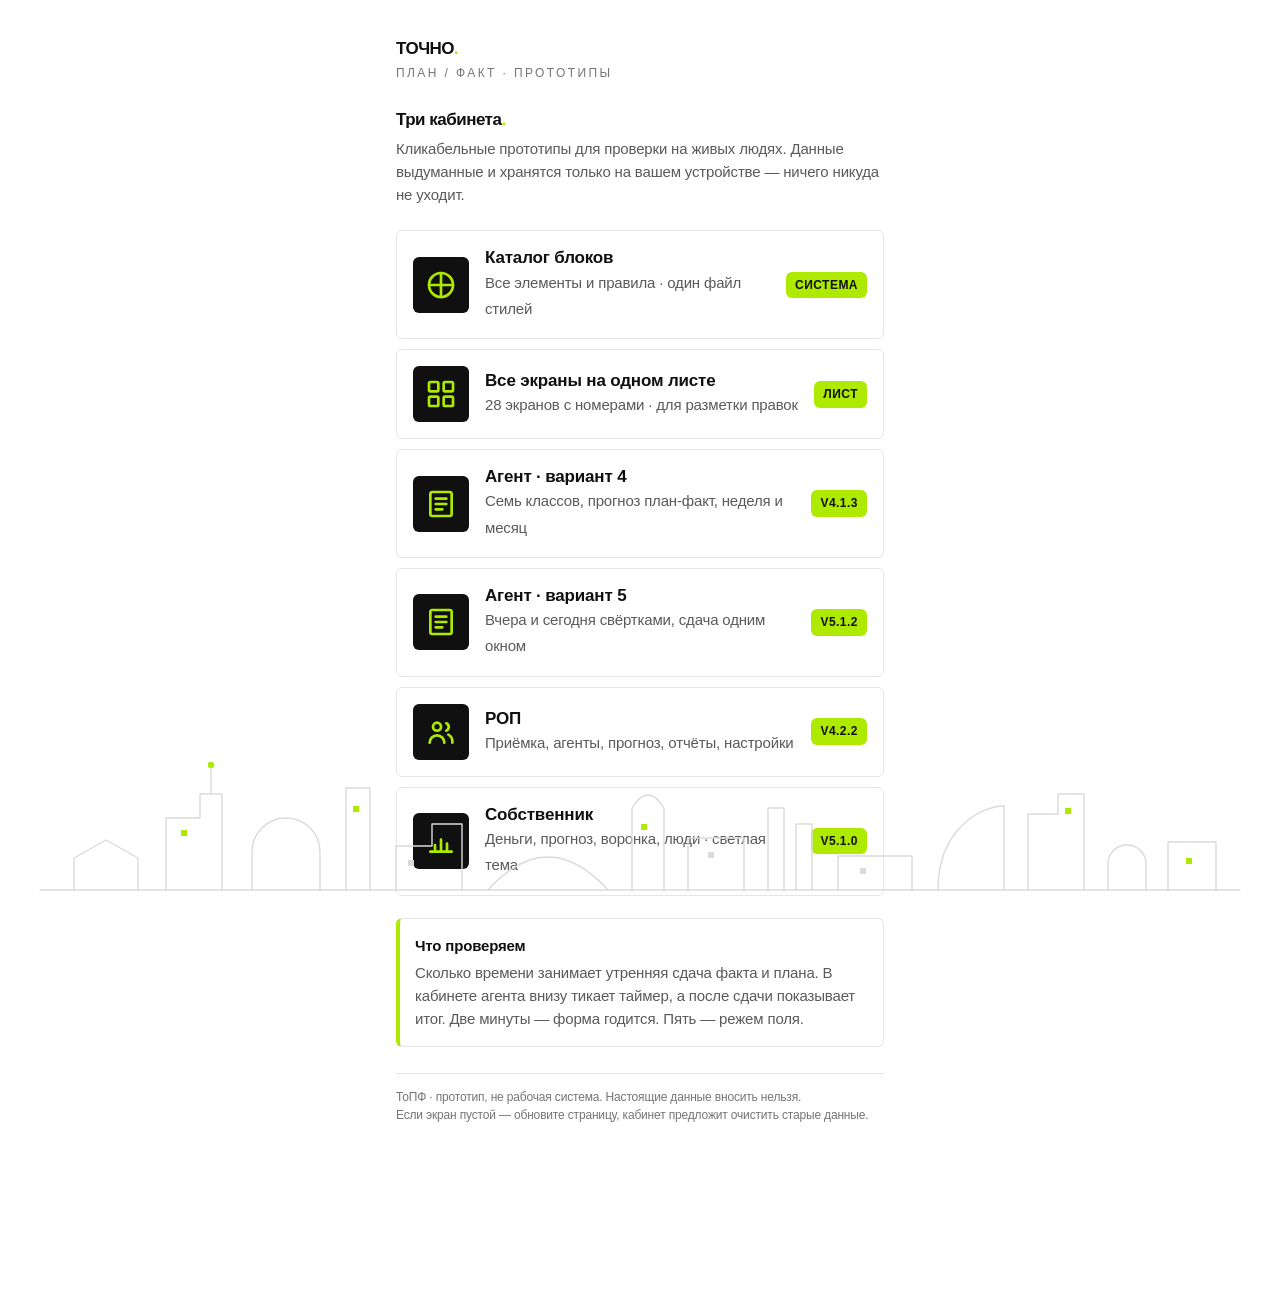
<file: index.html>
<!DOCTYPE html>
<html lang="ru">
<head>
<meta charset="utf-8">
<meta name="viewport" content="width=device-width, initial-scale=1, viewport-fit=cover">
<meta name="color-scheme" content="light">
<meta http-equiv="Cache-Control" content="no-store, no-cache, must-revalidate">
<meta http-equiv="Pragma" content="no-cache">
<meta http-equiv="Expires" content="0">
<title>ТоПФ — Прототипы</title>
<style>
:root{
  color-scheme:light;
  --ink:#101010; --ink-2:#5A5A5A; --mute:#757575;
  --line:#E6E6E6; --paper:#FFFFFF; --card:#FFFFFF;
  --surface:#FAFAFA; --surface-2:#F0F0F0;
  --lime:#AEEA00; --on-lime:#101010; --green:#0D7A46;
  --t1:28px; --t2:17px; --t3:15px; --t4:12px;
  --star:#8A6100; --red:#B3261E; --r:6px;
}

*{box-sizing:border-box;-webkit-tap-highlight-color:transparent}
body{margin:0;background:var(--paper);color:var(--ink);
  font-family:-apple-system,BlinkMacSystemFont,"SF Pro Text","Segoe UI",Roboto,"Helvetica Neue",Arial,sans-serif;font-size:17px;line-height:1.3;letter-spacing:-.01em;line-height:1.55}
.wrap{max-width:520px;margin:0 auto;padding:40px 16px 190px}
.mark{font-size:17px;line-height:1.3;letter-spacing:-.01em;font-weight:600;letter-spacing:-.03em;line-height:1}
.mark i{font-style:normal;color:var(--lime)}
.sub{font-size:12px;letter-spacing:.2em;text-transform:uppercase;color:var(--mute);margin:7px 0 26px}
h1{font-size:17px;line-height:1.3;letter-spacing:-.01em;letter-spacing:-.03em;margin:0 0 6px;font-weight:600}
.lede{color:var(--ink-2);font-size:15px;margin:0 0 24px}
a.card{display:flex;gap:16px;align-items:center;text-decoration:none;color:inherit;
  background:var(--card);border:1px solid var(--line);border-radius:6px;padding:16px;margin-bottom:10px}
a.card:active{border-color:var(--lime);border-width:2px;padding:15px}
a.card.off{opacity:.55;pointer-events:none}
.ic{width:56px;height:56px;flex:none;border-radius:6px;background:var(--ink);display:flex;align-items:center;justify-content:center;color:var(--lime)}
.tx{flex:1;min-width:0}
.tx b{display:block;font-size:17px;line-height:1.3;letter-spacing:-.01em;letter-spacing:-.01em}
.tx span{font-size:15px;color:var(--ink-2)}
.tag{font-size:12px;letter-spacing:.04em;text-transform:uppercase;
  background:var(--lime);color:var(--on-lime);border-radius:6px;padding:4px 9px;flex:none;font-weight:600}
.tag.soon{background:var(--surface-2);color:var(--mute);font-weight:400}
.note{background:var(--card);border:1px solid var(--line);border-left:4px solid var(--lime);border-radius:6px;padding:15px;margin-top:22px;font-size:15px;color:var(--ink-2)}
.note b{color:var(--ink);display:block;margin-bottom:4px;font-size:15px}
.skyline{position:fixed;left:0;right:0;bottom:0;line-height:0;pointer-events:none;z-index:0}
.skyline svg{display:block;width:100%}
.wrap{position:relative;z-index:1}
.foot{margin-top:26px;padding-top:14px;border-top:1px solid var(--line);font-size:12px;color:var(--mute)}
</style>
</head>
<body>
<div class="wrap">
  <div class="mark">ТОЧНО<i>.</i></div>
  <div class="sub">план / факт · прототипы</div>

  <h1>Три кабинета<span style="color:var(--lime)">.</span></h1>
  <p class="lede">Кликабельные прототипы для проверки на живых людях. Данные выдуманные и хранятся только на вашем устройстве — ничего никуда не уходит.</p>

  <a class="card" href="ui.html">
    <span class="ic"><svg viewBox="0 0 24 24" width="32" height="32" fill="none" stroke="currentColor" stroke-width="2" stroke-linecap="round" stroke-linejoin="round"><circle cx="12" cy="12" r="9"/><path d="M12 3v18M3 12h18"/></svg></span>
    <span class="tx"><b>Каталог блоков</b><span>Все элементы и правила · один файл стилей</span></span>
    <span class="tag">система</span>
  </a>
  <a class="card" href="screens.html">
    <span class="ic"><svg viewBox="0 0 24 24" width="32" height="32" fill="none" stroke="currentColor" stroke-width="2" stroke-linecap="round" stroke-linejoin="round"><rect x="3" y="3" width="7" height="7" rx="1"/><rect x="14" y="3" width="7" height="7" rx="1"/><rect x="3" y="14" width="7" height="7" rx="1"/><rect x="14" y="14" width="7" height="7" rx="1"/></svg></span>
    <span class="tx"><b>Все экраны на одном листе</b><span>28 экранов с номерами · для разметки правок</span></span>
    <span class="tag">лист</span>
  </a>
  <a class="card" href="agent.html">
    <span class="ic"><svg viewBox="0 0 24 24" width="32" height="32" fill="none" stroke="currentColor" stroke-width="2" stroke-linecap="round" stroke-linejoin="round"><rect x="4" y="3" width="16" height="18" rx="1.5"/><path d="M8 8h8M8 12h8M8 16h5"/></svg></span>
    <span class="tx"><b>Агент · вариант 4</b><span>Семь классов, прогноз план-факт, неделя и месяц</span></span>
    <span class="tag">v4.1.3</span>
  </a>

  <a class="card" href="agent5.html">
    <span class="ic"><svg viewBox="0 0 24 24" width="32" height="32" fill="none" stroke="currentColor" stroke-width="2" stroke-linecap="round" stroke-linejoin="round"><rect x="4" y="3" width="16" height="18" rx="1.5"/><path d="M8 8h8M8 12h8M8 16h5"/></svg></span>
    <span class="tx"><b>Агент · вариант 5</b><span>Вчера и сегодня свёртками, сдача одним окном</span></span>
    <span class="tag">v5.1.2</span>
  </a>
  <a class="card" href="rop.html">
    <span class="ic"><svg viewBox="0 0 24 24" width="32" height="32" fill="none" stroke="currentColor" stroke-width="2" stroke-linecap="round" stroke-linejoin="round"><circle cx="9" cy="8" r="3"/><path d="M3.5 20a5.5 5.5 0 0 1 11 0"/><path d="M16 5.5a3 3 0 0 1 0 5.5"/><path d="M17.5 14a6 6 0 0 1 3 6"/></svg></span>
    <span class="tx"><b>РОП</b><span>Приёмка, агенты, прогноз, отчёты, настройки</span></span>
    <span class="tag">v4.2.2</span>
  </a>

  <a class="card" href="vladelec.html">
    <span class="ic"><svg viewBox="0 0 24 24" width="32" height="32" fill="none" stroke="currentColor" stroke-width="2" stroke-linecap="round" stroke-linejoin="round"><path d="M4 20h16"/><path d="M7.5 20v-5M12 20v-9M16.5 20v-6"/></svg></span>
    <span class="tx"><b>Собственник</b><span>Деньги, прогноз, воронка, люди · светлая тема</span></span>
    <span class="tag">v5.1.0</span>
  </a>

  <div class="note">
    <b>Что проверяем</b>
    Сколько времени занимает утренняя сдача факта и плана. В кабинете агента внизу тикает таймер, а после сдачи показывает итог. Две минуты — форма годится. Пять — режем поля.
  </div>


  <div class="skyline">
    <svg viewBox="0 0 1200 150" width="100%" height="150" fill="none" xmlns="http://www.w3.org/2000/svg" aria-hidden="true">
      <g stroke="#DADADA" stroke-width="1.4" stroke-linejoin="round" stroke-linecap="round" vector-effect="non-scaling-stroke">
        <path d="M0 140 L1200 140"/>
        <path d="M34 140 L34 108 L66 90 L98 108 L98 140"/>
        <path d="M126 140 L126 68 L160 68 L160 44 L182 44 L182 140"/>
        <path d="M171 44 L171 18"/>
        <path d="M212 140 L212 102 A 34 34 0 0 1 280 102 L280 140"/>
        <path d="M306 140 L306 38 L330 38 L330 140"/>
        <path d="M356 140 L356 96 L392 96 L392 74 L422 74 L422 140"/>
        <path d="M448 140 Q 508 74 568 140"/>
        <path d="M592 140 L592 58 Q 608 32 624 58 L624 140"/>
        <path d="M648 140 L648 88 L704 88 L704 140"/>
        <path d="M728 140 L728 58 L744 58 L744 140"/>
        <path d="M756 140 L756 74 L772 74 L772 140"/>
        <path d="M798 140 L798 106 L872 106 L872 140"/>
        <path d="M898 140 C 898 78, 942 56, 964 56 L964 140"/>
        <path d="M988 140 L988 64 L1018 64 L1018 44 L1044 44 L1044 140"/>
        <path d="M1068 140 L1068 114 A 19 19 0 0 1 1106 114 L1106 140"/>
        <path d="M1128 140 L1128 92 L1176 92 L1176 140"/>
      </g>
      <circle cx="171" cy="15" r="3.2" fill="var(--lime)"/>
      <rect x="141" y="80" width="6" height="6" fill="var(--lime)"/>
      <rect x="313" y="56" width="6" height="6" fill="var(--lime)"/>
      <rect x="601" y="74" width="6" height="6" fill="var(--lime)"/>
      <rect x="1025" y="58" width="6" height="6" fill="var(--lime)"/>
      <rect x="1146" y="108" width="6" height="6" fill="var(--lime)"/>
      <rect x="368" y="110" width="6" height="6" fill="#DADADA"/>
      <rect x="668" y="102" width="6" height="6" fill="#DADADA"/>
      <rect x="820" y="118" width="6" height="6" fill="#DADADA"/>
    </svg>
  </div>

  <div class="foot">ТоПФ · прототип, не рабочая система. Настоящие данные вносить нельзя.<br>Если экран пустой — обновите страницу, кабинет предложит очистить старые данные.</div>
</div>
</body>
</html>
</file>
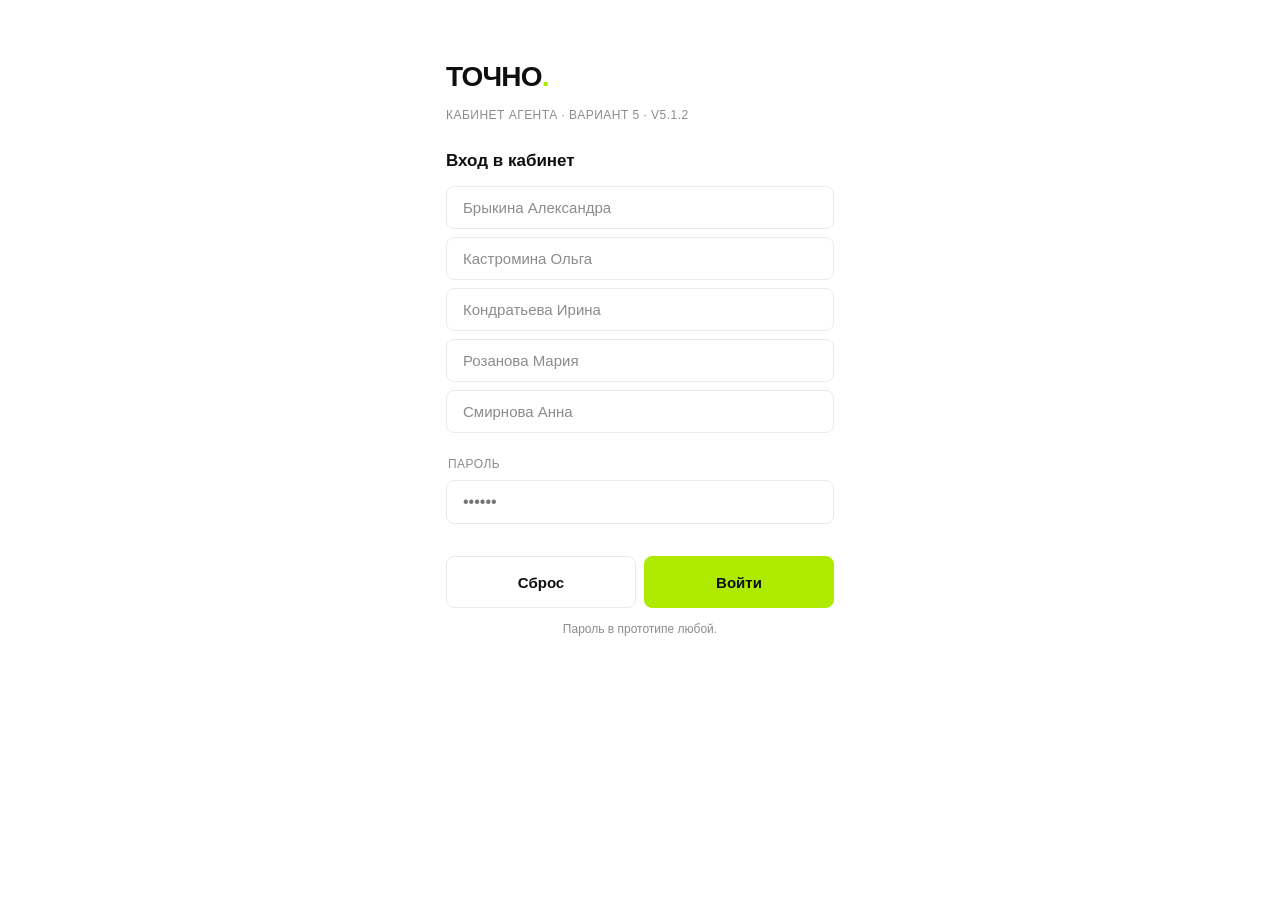
<file: agent5.html>
<!DOCTYPE html>
<html lang="ru">
<head>
<meta charset="utf-8">
<meta name="viewport" content="width=device-width, initial-scale=1, viewport-fit=cover">
<meta name="color-scheme" content="light">
<meta http-equiv="Cache-Control" content="no-store, no-cache, must-revalidate">
<title>ТОЧНО. — Кабинет агента v5</title>
<link rel="stylesheet" href="styles.css">

</head>
<body>
<div id="root"></div>
<div class="ovl" id="ovl" onclick="if(event.target===this)closeSheet()"><div class="sheet" id="sheet"></div></div>


<script>
/* ================= иконки ================= */
var IC={
doc:'<path d="M6 3h8l4 4v14H6z"/><path d="M14 3v4h4"/><path d="M9 13h6M9 17h4"/>',
list:'<rect x="4" y="3" width="16" height="18" rx="1.5"/><path d="M8 8h8M8 12h8M8 16h5"/>',
chart:'<path d="M4 20h16"/><path d="M7.5 20v-5M12 20v-9M16.5 20v-6"/>',
home:'<path d="M4 11 12 4l8 7"/><path d="M6.5 10v10h11V10"/>',
search:'<circle cx="10.5" cy="10.5" r="6.5"/><path d="M15.5 15.5 20 20"/>',
money:'<rect x="3" y="6" width="18" height="12" rx="1.5"/><circle cx="12" cy="12" r="2.5"/>',
deal:'<path d="M3.5 11 8 6.5l3.5 2.5L16 6l4.5 5"/><path d="M4 13.5 9 19l4-3 4 3 3-4"/>',
meet:'<circle cx="8" cy="8.5" r="2.5"/><circle cx="16" cy="8.5" r="2.5"/><path d="M3.5 19a4.5 4.5 0 0 1 9 0"/><path d="M11.5 19a4.5 4.5 0 0 1 9 0"/>',
screen:'<rect x="3" y="4" width="18" height="12" rx="1.5"/><path d="M9 20h6M12 16v4"/>',
target:'<circle cx="12" cy="12" r="8"/><circle cx="12" cy="12" r="3.5"/><path d="M12 12h.01"/>',
past:'<path d="M3.8 12a8.2 8.2 0 1 0 2.6-6"/><path d="M3.5 3.5v4.2h4.2"/><path d="M12 8v4.4l3 1.8"/>',
future:'<rect x="3" y="5" width="18" height="16" rx="1.5"/><path d="M3 10h18M8 3v4M16 3v4"/><path d="M9.5 15.5h5.5m-2-2.2 2.2 2.2-2.2 2.2"/>',
send:'<path d="M20.5 3.5 3.5 10.8l7 2.9 2.9 7z"/><path d="M20.5 3.5 10.5 13.7"/>',
pin:'<path d="M9 3h6l-1 5.2 3 2.8v2H7v-2l3-2.8z"/><path d="M12 13v8"/>',
ok:'<path d="M5 12.5l4.5 4.5L19 7.5"/>',
alert:'<circle cx="12" cy="12" r="8.5"/><path d="M12 7.5v5.5M12 16.5v.01"/>',
week:'<rect x="3" y="4" width="18" height="17" rx="1.5"/><path d="M3 9h18M8 2v4M16 2v4M7 13h4M7 17h8"/>',
phone:'<path d="M5 4h3.5l1.8 4.5-2.3 1.4a12 12 0 0 0 5.1 5.1l1.4-2.3L19 14.5V18a1.5 1.5 0 0 1-1.7 1.5A15.5 15.5 0 0 1 3.5 5.7 1.5 1.5 0 0 1 5 4z"/>'
};
function ic(n,s){ s=s||26; return '<svg viewBox="0 0 24 24" width="'+s+'" height="'+s+'" fill="none" stroke="currentColor" stroke-width="2" stroke-linecap="round" stroke-linejoin="round" style="display:block">'+(IC[n]||'')+'</svg>'; }

/* ================= хранилище ================= */
var KEY='topf-agent-v5', mem=null;
function save(){ var s=JSON.stringify(state); try{ localStorage.setItem(KEY,s);}catch(e){ mem=s; } }
function load(){ var s=null; try{ s=localStorage.getItem(KEY);}catch(e){ s=mem; } if(!s)s=mem;
  if(!s) return null; try{ return JSON.parse(s);}catch(e){ return null; } }

/* ================= классы ================= */
var QUOTES=[
 'Задаток берут не в тот день, когда уговорил, а в тот, когда позвонил третий раз.',
 'Объект без фотографий продаётся ровно так же, как квартира без адреса.',
 'Клиент, который «подумает до понедельника», думает в среднем до следующего апреля.',
 'Показ без вопроса о деньгах — это экскурсия.',
 'План на день, написанный вечером, выполняется чаще плана, написанного утром. Обидно, но так.',
 'Половина переносов — это отказы, которые постеснялись назвать.',
 'Собственник, который «сам всё знает про рынок», обычно знает цену соседней квартиры за 2019 год.',
 'Реклама без звонков — не реклама, а фотоальбом.',
 'Сильный агент отличается не количеством показов, а количеством вопросов до показа.',
 'Хороший день — это не когда всё получилось, а когда понятно, что делать завтра.'
];
function quoteOfDay(){
  var n=0, k=(state&&state.user?state.user:'')+(state&&state.date?state.date:'');
  for(var i=0;i<k.length;i++) n=(n*31+k.charCodeAt(i))%9973;
  return QUOTES[n%QUOTES.length];
}
var STAFF=['Брыкина Александра','Кастромина Ольга','Кондратьева Ирина','Розанова Мария','Смирнова Анна'];
/* cl: сторона клиента · sides: чьи причины показываем · free: причины текстом */
var TYPES=[
 {k:'sdelka',n:'Сделка',  ic:'deal',   cl:'any',    sides:'both', dayoff:true},
 {k:'pd',    n:'Задаток', ic:'money',  cl:'any',    sides:'both', money:true},
 {k:'pokaz', n:'Показ',   ic:'home',   cl:'buyer',  sides:'both'},
 {k:'ocenka',n:'Оценка',  ic:'search', cl:'seller', sides:'seller'},
 {k:'vstr',  n:'Встреча', ic:'meet',   cl:'buyer',  sides:'buyer'},
 {k:'rekl',  n:'Реклама', ic:'screen', cl:'seller', sides:'free'},
 {k:'other', n:'Другое',  ic:'list',   cl:'none',   sides:'free'}
];
var ORDER={sdelka:1,pd:2,pokaz:3,ocenka:4,vstr:5,rekl:6,other:7};
function byOrder(a,b){
  var ta=a.time||'99:99', tb=b.time||'99:99';
  if(ta!==tb) return ta<tb?-1:1;
  return (ORDER[a.type]||9)-(ORDER[b.type]||9);
}
var NORMKEYS=[{k:'sdelka',l:'сделки'},{k:'pd',l:'задаток'},{k:'pokaz',l:'показы'},
              {k:'ocenka',l:'оценки'},{k:'vstr',l:'встречи'},{k:'rekl',l:'реклама'},{k:'leads',l:'заявки'}];
var MOVE={buyer:[{k:'buyer_move',n:'Покупатель перенёс'},{k:'buyer_nc',n:'Покупатель не на связи'}],
          seller:[{k:'seller_move',n:'Продавец перенёс'},{k:'seller_nc',n:'Продавец не на связи'}]};
var REF={buyer:[{k:'buyer_ref',n:'Покупатель отказался'}],
         seller:[{k:'seller_ref',n:'Продавец отказал'}]};
function reasons(t,kind){
  var src=(kind==='move'?MOVE:REF), out=[];
  if(t.sides==='both'||t.sides==='buyer') out=out.concat(src.buyer);
  if(t.sides==='both'||t.sides==='seller') out=out.concat(src.seller);
  out.push({k:'other',n:'Другое'});
  return out;
}
function rname(k){
  var all=MOVE.buyer.concat(MOVE.seller,REF.buyer,REF.seller);
  for(var i=0;i<all.length;i++) if(all[i].k===k) return all[i].n;
  return k==='other'?'Другое':k;
}
function T(k){ for(var i=0;i<TYPES.length;i++) if(TYPES[i].k===k) return TYPES[i]; return TYPES[0]; }

/* ================= даты ================= */
function iso(d){ return d.toISOString().slice(0,10); }
function plus(n){ return iso(new Date(Date.now()+n*864e5)); }
var MN=['янв','фев','мар','апр','мая','июн','июл','авг','сен','окт','ноя','дек'];
var MNF=['января','февраля','марта','апреля','мая','июня','июля','августа','сентября','октября','ноября','декабря'];
var WD=['вс','пн','вт','ср','чт','пт','сб'];
function ru(d){ var p=String(d).split('-'); return parseInt(p[2],10)+' '+MN[parseInt(p[1],10)-1]; }
function rud(d){ var dt=new Date(d+'T00:00:00'); return WD[dt.getDay()]+', '+ru(d); }
function weekStart(){ var d=new Date(), day=(d.getDay()+6)%7; return plus(-day); }
function weekEnd(){ var d=new Date(), day=(d.getDay()+6)%7; return plus(6-day); }
function monthStart(){ var d=new Date(); return iso(new Date(d.getFullYear(),d.getMonth(),2)).slice(0,8)+'01'; }
function monthEnd(){ var d=new Date(); return iso(new Date(d.getFullYear(),d.getMonth()+1,1)); }
function monthName(){ var d=new Date(); return MNF[d.getMonth()]; }
function monthNom(){ var d=new Date(); return ['Январь','Февраль','Март','Апрель','Май','Июнь','Июль','Август','Сентябрь','Октябрь','Ноябрь','Декабрь'][d.getMonth()]; }
function money(n){ return Number(n||0).toLocaleString('ru-RU')+' ₽'; }
function pf(f,n){
  var cls = f>=n ? 'f over' : 'f';
  return '<span class="pf"><span class="'+cls+'">'+f+'</span><span class="sl">/</span><span class="p">'+n+'</span></span>';
}
function pct(f,n){ var v=n?Math.round(f/n*100):0; return '<span class="pct'+(v>=100?' over':'')+'">'+v+'%</span>'; }
function esc(s){ return String(s==null?'':s).replace(/[<>&]/g,function(c){return {'<':'&lt;','>':'&gt;','&':'&amp;'}[c];}); }

/* ================= генератор истории ================= */
function _rnd(seed){ return function(){ seed=(seed*1664525+1013904223)%4294967296; return seed/4294967296; }; }
function _iso(y,m,d){ return y+'-'+('0'+m).slice(-2)+'-'+('0'+d).slice(-2); }
function _dow(dstr){ return new Date(dstr+'T00:00:00').getDay(); }
function _monday(dstr){ var d=new Date(dstr+'T00:00:00'), sh=(d.getDay()+6)%7; d.setDate(d.getDate()-sh); return d.toISOString().slice(0,10); }
var MNAMES=['январь','февраль','март','апрель','май','июнь','июль','август','сентябрь','октябрь','ноябрь','декабрь'];

/* дни: с 1 августа по вчера · выходные не сдаются, пятница закрывает три дня */
function histDays(seedNum,scale){
  var r=_rnd(seedNum), out=[], today=new Date(), end=new Date(Date.now()-864e5);
  var cur=new Date(today.getFullYear(),7,1);
  while(cur<=end){
    var ds=cur.toISOString().slice(0,10), dw=cur.getDay();
    if(dw!==0&&dw!==6){
      var wk=(dw===5?2.2:1); // пятница закрывает выходные
      var c={
        pokaz: Math.round((0.6+r()*1.2)*scale*wk),
        ocenka:Math.round((0.5+r()*1.0)*scale*wk),
        vstr:  Math.round((0.4+r()*1.0)*scale*wk),
        rekl:  Math.round((0.2+r()*0.5)*scale*wk),
        pd:    scale<=1.2 ? (r()<0.22*scale?1:0) : Math.round((0.12+r()*0.22)*scale*wk),
        sdelka:scale<=1.2 ? (r()<0.16*scale?1:0) : Math.round((0.08+r()*0.16)*scale*wk),
        leads: Math.round((1.5+r()*2.5)*scale*wk)
      };
      var plan=c.pokaz+c.ocenka+c.vstr+c.rekl+c.pd+c.sdelka+Math.round(r()*2);
      var fact=c.pokaz+c.ocenka+c.vstr+c.rekl+c.pd+c.sdelka;
      out.push({date:ds,cls:c,plan:Math.max(plan,fact),fact:fact,
        ref:r()<0.28?1:0, mv:r()<0.35?1:0,
        status:(r()<0.12?'extra':'accepted'), sum:c.pd*Math.round(85+r()*45)*1000});
    }
    cur.setDate(cur.getDate()+1);
  }
  return out;
}
function _agg(days){
  var a={sdelka:0,pd:0,pokaz:0,ocenka:0,vstr:0,rekl:0,leads:0,plan:0,fact:0,ref:0,mv:0,sum:0};
  for(var i=0;i<days.length;i++){ var d=days[i];
    for(var k in d.cls) a[k]+=d.cls[k];
    a.plan+=d.plan; a.fact+=d.fact; a.ref+=d.ref; a.mv+=d.mv; a.sum+=d.sum||0; }
  return a;
}
function histWeeks(days,normW,mult){
  var by={}, out=[];
  for(var i=0;i<days.length;i++){ var m=_monday(days[i].date); (by[m]=by[m]||[]).push(days[i]); }
  for(var mk in by){ var a=_agg(by[mk]), w={};
    for(var k in normW) w[k]=(a[k]||0)+'/'+(normW[k]*(mult||1));
    var last=by[mk][by[mk].length-1].date;
    out.push({kind:'week',date:mk,label:'Неделя '+ru(mk)+' – '+ru(last),w:w,sum:a.sum,plan:a.plan,fact:a.fact,ref:a.ref,mv:a.mv,leads:a.leads});
  }
  out.sort(function(x,y){ return x.date<y.date?1:-1; }); return out;
}
function histMonths(days,normM,mult){
  var by={}, out=[];
  for(var i=0;i<days.length;i++){ var m=days[i].date.slice(0,7); (by[m]=by[m]||[]).push(days[i]); }
  for(var mk in by){ var a=_agg(by[mk]), w={};
    for(var k in normM) w[k]=(a[k]||0)+'/'+(normM[k]*(mult||1));
    out.push({kind:'month',date:mk+'-01',label:MNAMES[parseInt(mk.slice(5,7),10)-1].replace(/^./,function(c){return c.toUpperCase();}),
      w:w,sum:a.sum,plan:a.plan,fact:a.fact,ref:a.ref,mv:a.mv,leads:a.leads});
  }
  out.sort(function(x,y){ return x.date<y.date?1:-1; }); return out;
}

/* ================= данные ================= */
function history(){
  var ws=weekStart(), out=[], id=50;
  var tpl=[{type:'pokaz',obj:'Мира 6',cl:'Сомова',clt:'buyer',back:1},
           {type:'pokaz',obj:'Попова 72',cl:'Сомова',clt:'buyer',back:2},
           {type:'ocenka',obj:'Ладожская 146',cl:'Титов',clt:'seller',back:2},
           {type:'rekl',obj:'Мира 42',cl:'Титов',clt:'seller',back:1},
           {type:'vstr',obj:'Офис',cl:'Пётр',clt:'buyer',back:3},
           {type:'pokaz',obj:'Тепличная 4',cl:'Маргарита',clt:'buyer',back:3}];
  for(var i=0;i<tpl.length;i++){ var dt=plus(-tpl[i].back);
    if(dt<ws) continue;
    out.push({id:id++,type:tpl[i].type,obj:tpl[i].obj,cl:tpl[i].cl,clt:tpl[i].clt,date:dt,time:'',status:'done'});
  }
  return out;
}
function seed(){
  var t=iso(new Date()), y=plus(-1);
  return {
    user:null, date:t, dateY:y, seq:200,
    monthNorm:{sdelka:4,pd:4,pokaz:20,ocenka:20,vstr:20,rekl:8,leads:40},
    weekNorm:{sdelka:1,pd:1,pokaz:5,ocenka:5,vstr:5,rekl:2,leads:10},
    tasks:[
      /* вчера · все шесть классов, ничего не отмечено */
      {id:1,type:'pokaz', obj:'Строителей 11', cl:'Кондрева', clt:'buyer', date:y,time:'18:00',status:null},
      {id:2,type:'ocenka',obj:'Ладожская 35',  cl:'Роза',     clt:'seller',date:y,time:'13:00',status:null},
      {id:3,type:'vstr',  obj:'Офис',          cl:'Юлия',     clt:'buyer', date:y,time:'16:00',status:null},
      {id:4,type:'rekl',  obj:'Мира 45',       cl:'Сомов',    clt:'seller',date:y,time:'',     status:null},
      {id:5,type:'pd',    obj:'Попова 72',     cl:'Кондрева', clt:'buyer', date:y,time:'11:00',sum:98000,status:null},
      {id:6,type:'sdelka',obj:'Кулакова 2',    cl:'Гончаров', clt:'seller',date:y,time:'09:30',status:null},
      /* сегодня · тоже все шесть */
      {id:11,type:'pokaz', obj:'Онежская 19',   cl:'Юлия',     clt:'buyer', date:t,time:'12:00',status:null},
      {id:12,type:'ocenka',obj:'Тепличная 4',   cl:'Маргарита',clt:'seller',date:t,time:'16:00',status:null},
      {id:13,type:'vstr',  obj:'Офис · Строителей',cl:'Пётр',  clt:'buyer', date:t,time:'10:00',status:null},
      {id:14,type:'rekl',  obj:'Ладожская 146', cl:'Титов',    clt:'seller',date:t,time:'',     status:null},
      {id:15,type:'pd',    obj:'Мира 6',        cl:'Сомова',   clt:'buyer', date:t,time:'18:00',sum:112000,status:null},
      {id:16,type:'sdelka',obj:'Норвуд',        cl:'Юлия',     clt:'buyer', date:t,time:'14:00',status:null},
      /* будущее · раскидано по дням */
      {id:21,type:'pokaz', obj:'Строителей 68а',cl:'Пётр',     clt:'buyer', date:plus(1),time:'11:00',status:null},
      {id:22,type:'ocenka',obj:'Мира 42',       cl:'Титов',    clt:'seller',date:plus(1),time:'15:00',status:null},
      {id:23,type:'pd',    obj:'Тепличная 4',   cl:'Маргарита',clt:'buyer', date:plus(2),time:'15:00',sum:105000,status:null},
      {id:24,type:'vstr',  obj:'Офис',          cl:'Сомова',   clt:'buyer', date:plus(3),time:'12:00',status:null},
      {id:25,type:'sdelka',obj:'Попова 72',     cl:'Кондрева', clt:'buyer', date:plus(4),time:'10:00',status:null},
      {id:26,type:'rekl',  obj:'Онежская 19',   cl:'Юлия',     clt:'seller',date:plus(6),time:'',status:null},
      {id:27,type:'pokaz', obj:'Ладожская 35',  cl:'Роза',     clt:'buyer', date:plus(8),time:'13:00',status:null},
      {id:28,type:'pd',    obj:'Норвуд',        cl:'Юлия',     clt:'buyer', date:plus(9),time:'',sum:95000,status:null},
      {id:29,type:'pd',    obj:'Кулакова 2',    cl:'Гончаров', clt:'seller',date:plus(16),time:'',sum:130000,status:null},
      {id:30,type:'ocenka',obj:'Мира 45',       cl:'Сомов',    clt:'seller',date:plus(12),time:'11:00',status:null}
    ].concat(history()),
    ropTasks:[{id:19,text:'Собрать документы по Ладожской',date:y,done:null,why:''},
              {id:20,text:'Перезвонить Розе по цене',date:y,done:true,why:'',res:'Снизила на 200 тысяч'},
              {id:21,text:'Разобрать портфель',date:t,done:null,why:''},
              {id:22,text:'Сделать предложение по цене Маргарите',date:t,done:null,why:''}],
    leads:[{date:plus(-2),n:4},{date:plus(-3),n:5}],
    leadsY:null,
    reports:(function(){
      var wn={sdelka:1,pd:1,pokaz:5,ocenka:5,vstr:5,rekl:2,leads:10};
      var mn={sdelka:4,pd:4,pokaz:20,ocenka:20,vstr:20,rekl:8,leads:40};
      var days=histDays(20260801,1), out=[];
      for(var i=days.length-1;i>=0;i--){ var d=days[i];
        out.push({kind:'day',date:d.date,label:rud(d.date),plan:d.plan,fact:d.fact,ref:d.ref,mv:d.mv,leads:d.cls.leads,status:d.status}); }
      return out.concat(histWeeks(days,wn)).concat(histMonths(days,mn));
    })(),
    today:{sent:false,status:null,at:null}
  };
}
var state=load()||seed();
(function migrate(){
  var d=seed();
  for(var k in d){ if(typeof state[k]==='undefined') state[k]=d[k]; }
  if(state.date!==iso(new Date())){ var u=state.user; state=seed(); state.user=u; }
  save();
})();

/* ================= нормы ================= */
function normM(k){ return state.monthNorm[k]||0; }
function normW(k){ return (state.weekNorm&&state.weekNorm[k])||0; }

/* ================= выборки ================= */
function byDate(d){ var o=[]; for(var i=0;i<state.tasks.length;i++) if(state.tasks[i].date===d) o.push(state.tasks[i]); o.sort(byOrder); return o; }
function task(id){ for(var i=0;i<state.tasks.length;i++) if(state.tasks[i].id===id) return state.tasks[i]; return null; }
function futureTasks(){ var o=[]; for(var i=0;i<state.tasks.length;i++) if(state.tasks[i].date>state.date) o.push(state.tasks[i]);
  o.sort(function(a,b){ return a.date<b.date?-1:1; }); return o; }
function yestLeft(){ var n=0,y=byDate(state.dateY); for(var i=0;i<y.length;i++) if(!y[i].status) n++; return n; }
function inRange(d,a,b){ return d>=a&&d<=b; }
function doneIn(k,a,b){
  var n=0; for(var i=0;i<state.tasks.length;i++){ var t=state.tasks[i];
    if(t.type===k&&t.status==='done'&&inRange(t.date,a,b)) n++; }
  return n;
}
function leadsIn(a,b){
  var n=0; for(var i=0;i<state.leads.length;i++) if(inRange(state.leads[i].date,a,b)) n+=state.leads[i].n;
  if(state.leadsY!==null&&inRange(state.dateY,a,b)) n+=state.leadsY;
  return n;
}
function paceLine(){
  var d=new Date(), day=(d.getDay()+6)%7, left=Math.max(6-day,1), need=[];
  for(var i=0;i<NORMKEYS.length;i++){ var k=NORMKEYS[i].k;
    if(k==='leads'||k==='sdelka') continue;
    var have=cntW(k), n=normW(k);
    if(have>=n) continue;
    var perDay=Math.ceil((n-have)/left);
    if(perDay>0) need.push(perDay+' '+NORMKEYS[i].l);
  }
  if(!need.length) return 'Норма недели закрыта. Всё сверх — плюсом.';
  return 'Чтобы идти в темпе, сегодня: '+need.slice(0,3).join(' · ');
}
function openAllNorms(){
  var h='<h3>Норма недели</h3><div class="sh">'+ru(weekStart())+' – '+ru(weekEnd())+'</div><div class="card">';
  for(var i=0;i<NORMKEYS.length;i++){ var k=NORMKEYS[i].k, d=cntW(k), n=normW(k);
    h+='<div class="kv"><span>'+NORMKEYS[i].l+'</span><b class="'+(d>=n?'g':'')+'">'+d+' / '+n+'</b></div>'; }
  h+='</div><div class="hint">За месяц те же показатели — в разделе «Моё».</div>'+
     '<div class="sbtn" style="grid-template-columns:1fr"><button class="btn pri" onclick="closeSheet()">Понятно</button></div>';
  sheet(h);
}
function cntW(k){ return k==='leads'? leadsIn(weekStart(),state.date) : doneIn(k,weekStart(),state.date); }
function cntM(k){ return k==='leads'? leadsIn(monthStart(),state.date) : doneIn(k,monthStart(),state.date); }
function listW(k,doneOnly){
  var o=[]; for(var i=0;i<state.tasks.length;i++){ var t=state.tasks[i];
    if(t.type!==k) continue;
    if(doneOnly){ if(t.status==='done'&&inRange(t.date,weekStart(),state.date)) o.push(t); }
    else if(!t.status&&t.date>=state.date) o.push(t);
  }
  o.sort(function(a,b){ return a.date<b.date?-1:1; }); return o;
}

/* ================= прогноз ================= */
function fcRange(mode){
  if(mode==='week') return [weekStart(),weekEnd()];
  if(mode==='month') return [monthStart(),monthEnd()];
  return [monthEnd(),'9999-12-31'];
}
function fcItems(mode,withRefuse){
  var r=fcRange(mode), o=[];
  for(var i=0;i<state.tasks.length;i++){ var t=state.tasks[i];
    if(t.type!=='pd') continue;
    if(withRefuse? t.status!=='refuse' : t.status==='refuse') continue;
    if(mode==='future'? t.date>r[0] : inRange(t.date,r[0],r[1])) o.push(t);
  }
  o.sort(function(a,b){ return a.date<b.date?-1:1; }); return o;
}
function fcStat(mode){
  var it=fcItems(mode), pn=it.length, ps=0, fn=0, fs=0;
  for(var i=0;i<it.length;i++){ ps+=Number(it[i].sum||0);
    if(it[i].status==='done'){ fn++; fs+=Number(it[i].sum||0); } }
  var rf=fcItems(mode,true), rs=0;
  for(var j=0;j<rf.length;j++) rs+=Number(rf[j].lostSum||0);
  return {n:pn,s:ps,fn:fn,fs:fs,items:it,ref:rf,refSum:rs};
}

/* ================= рендер ================= */
var yestOpen=false, todayOpen=true;
var nav='today', pickName=null, meMode='week', fcMode='week';
function markOver(){
  var list=document.querySelectorAll('.pf');
  for(var i=0;i<list.length;i++){
    var f=list[i].querySelector('.f'), p=list[i].querySelector('.p');
    if(!f||!p) continue;
    var a=parseFloat(f.textContent.replace(/\s/g,'')), b=parseFloat(p.textContent.replace(/\s/g,''));
    if(!isNaN(a)&&!isNaN(b)) f.className = (a>=b&&b>0) ? 'f over' : 'f';
    var pc=list[i].parentNode&&list[i].parentNode.querySelector('.pct');
    if(pc){ var v=parseFloat(pc.textContent); pc.className = (v>=100)?'pct over':'pct'; }
  }
}
function render(){
  try{ draw(); markOver(); }catch(e){
    document.getElementById('root').innerHTML='<div class="app"><div class="card"><div class="t">Что-то пошло не так</div>'+
      '<p style="font-size:15px">Похоже, сохранились данные прошлой версии.</p>'+
      '<button class="btn" onclick="hardReset()">Очистить и открыть заново</button>'+
      '<div class="hint">'+esc(e.message)+'</div></div></div>';
  }
}
function hardReset(){ try{ localStorage.removeItem(KEY);}catch(e){} mem=null; state=seed(); save(); location.reload(); }
function draw(){
  var r=document.getElementById('root');
  if(!state.user){ r.innerHTML=loginHTML(); return; }
  var body = nav==='today'? todayHTML()
           :  nav==='fut'  ? futHTML()
           : nav==='past' ? pastHTML()
           : nav==='fc'   ? fcHTML()
           : meHTML();
  r.innerHTML='<div class="app">'+hdrHTML()+body+
    '<div class="foot">ТОЧНО. · кабинет агента v5.1.2 · прототип<br>Данные хранятся только на этом устройстве.<br>'+
    '<button onclick="resetAll()">сбросить и начать заново</button></div></div>'+navHTML();
}
function hdrHTML(){
  return '<div class="hdr"><div class="row">'+
    '<div class="col brand">ТОЧНО<i>.</i></div>'+
    '<div class="col mid"><div class="top">план / факт</div><div class="bot">Агент · v5.1.2</div></div>'+
    '<div class="col end"><div class="top">'+esc(state.user)+'</div><div class="bot">'+rud(state.date)+'</div></div>'+
    '</div></div>';
}
function cycleStatus(){ var o=['sent','accepted','extra','rejected'], i=o.indexOf(state.today.status);
  state.today.status=o[(i+1)%o.length]; save(); render(); }
function navHTML(){
  return '<div class="bottom"><div class="in"><div class="nav">'+
    nb(nav,'today','list','Сегодня')+nb(nav,'fc','target','Прогноз')+nb(nav,'fut','future','Предстоит')+
    nb(nav,'past','doc','Отчёты')+nb(nav,'me','chart','Моё')+'</div></div></div>';
}
function nb(c,k,i,n){ return '<button class="'+(c===k?'on':'')+'" onclick="go(\''+k+'\')"><b>'+ic(i,24)+'</b>'+n+'</button>'; }
function go(k){ nav=k; render(); try{ window.scrollTo(0,0); }catch(e){} }

function loginHTML(){
  var h='<div class="login"><div class="mark">ТОЧНО<i>.</i></div><div class="sub">кабинет агента · вариант 5 · v5.1.2</div><h2>Вход в кабинет</h2>';
  for(var i=0;i<STAFF.length;i++)
    h+='<button class="pick'+(pickName===STAFF[i]?' on':'')+'" onclick="pickName=\''+STAFF[i]+'\';render()">'+STAFF[i]+'</button>';
  return h+'<span class="lbl">Пароль</span><input type="password" id="pw" placeholder="••••••">'+
    '<div class="sbtn"><button class="btn" onclick="pickName=null;render()">Сброс</button>'+
    '<button class="btn pri" onclick="doLogin()">Войти</button></div>'+
    '<div class="note">Пароль в прототипе любой.</div></div>';
}
function doLogin(){
  var pw=document.getElementById('pw');
  if(!pickName){ warn('Выберите себя из списка'); return; }
  if(!pw.value){ warn('Введите пароль'); return; }
  state.user=pickName; save(); render();
}

function todayHTML(){
  /* 1 · статистика недели */
  var h='<div class="card"><span class="t">Неделя · '+ru(weekStart())+' – '+ru(weekEnd())+'</span><div class="nrow">';
  for(var i=0;i<NORMKEYS.length;i++){ var k=NORMKEYS[i].k, d=cntW(k), n=normW(k);
    h+='<button onclick="openNorm(\''+k+'\')"><b class="'+(d>=n?'good':'')+'">'+d+'<span class="n">/'+n+'</span></b><span>'+NORMKEYS[i].l+'</span></button>'; }
  h+='</div><div class="hint" style="margin:9px 0 0">'+paceLine()+'</div></div>';

  var ropOn=function(dt){ var o=[]; for(var i=0;i<state.ropTasks.length;i++) if(state.ropTasks[i].date===dt) o.push(state.ropTasks[i]); return o; };
  var ropRow=function(rt,frozen){
    var right = rt.done===null ? (frozen?'<span class="st no">не отмечено</span>':'<span class="st wait">отметить</span>')
              : (rt.done?'<span class="st ok">сделано</span>':'<span class="st no">не сделано</span>');
    return '<div class="task rop'+(frozen?'':' tap')+(rt.done!==null?' done':'')+'"'+(frozen?'':' onclick="openRop('+rt.id+')"')+'>'+
      '<div class="ic">'+ic('pin')+'</div>'+
      '<div class="c"><b>задача</b><span>от РОПа</span></div>'+
      '<div class="c"><b>'+esc(rt.text)+'</b><span class="wrap">'+esc(rt.why||rt.res||'задача руководителя')+'</span></div>'+
      '<div class="r">'+right+'</div></div>';
  };

  /* 2 · вчера */
  var y=byDate(state.dateY), left=yestLeft(), frozen=state.today.sent, yRop=ropOn(state.dateY);
  var leftRop=0; for(var r0=0;r0<yRop.length;r0++) if(yRop[r0].done===null) leftRop++;
  var openYesterday = !frozen && (yestOpen || left || leftRop);
  h+='<details id="yestBlock"'+(openYesterday?' open':'')+'><summary>'+
     '<span>Вчера</span>'+
     '<span class="cnt">'+(frozen?'отчёт сдан':((left+leftRop)?'не отмечено: '+(left+leftRop):'всё отмечено'))+'</span>'+
     '<span class="arw"></span></summary><div class="dbody">';
  if(y.length){
    h+='<div class="sublbl">Мои дела</div>';
    for(var m=0;m<y.length;m++) h+=itemHTML(y[m],frozen?'frozen':'day');
  }
  if(yRop.length){
    h+='<div class="sublbl">От РОПа</div>';
    for(var r1=0;r1<yRop.length;r1++) h+=ropRow(yRop[r1],frozen);
  }
  if(!frozen){
    h+='<button class="btn" onclick="openAdd(state.dateY,true)">+ Что было вне плана</button>'+
       '<span class="lbl">Новых заявок за вчера</span>'+
       '<input type="number" inputmode="numeric" id="leadsY" value="'+(state.leadsY===null?wLeads:state.leadsY)+'" placeholder="0" oninput="wLeads=this.value">';
  } else {
    h+='<div class="kv two"><span>Новых заявок</span><b>'+(state.leadsY===null?0:state.leadsY)+'</b></div>'+
       '<div class="hint" style="margin-bottom:0">Отчёт сдан, правка закрыта.</div>';
  }
  h+='</div></details>';

  /* 3 · сегодня */
  var t=byDate(state.date), tRop=ropOn(state.date);
  var leftToday=0; for(var q0=0;q0<t.length;q0++) if(!t[q0].status) leftToday++;
  h+='<details id="todayBlock"'+(todayOpen?' open':'')+'><summary>'+
     '<span>Сегодня</span>'+
     '<span class="cnt">'+(t.length+tRop.length)+(leftToday?' дел · не отмечено '+leftToday:' дел')+'</span>'+
     '<span class="arw"></span></summary><div class="dbody">';
  if(t.length){
    h+='<div class="sublbl">Мои дела</div>';
    for(var q=0;q<t.length;q++) h+=itemHTML(t[q],'day');
  }
  if(tRop.length){
    h+='<div class="sublbl">От РОПа</div>';
    for(var r2=0;r2<tRop.length;r2++) h+=ropRow(tRop[r2],false);
  }
  if(!t.length&&!tRop.length) h+='<div class="hint">На сегодня пусто. Добавьте хотя бы одно дело.</div>';
  h+='<button class="btn" onclick="openPick()">+ Добавить дело</button>';
  h+='</div></details>';

  if(!state.today.sent){
    h+='<button class="btn pri" style="margin-top:var(--s4)" onclick="openSubmit()">'+ic('send',20)+'Сдать план и факт</button>'+
       '<button class="btn ghost" style="margin-top:var(--s2)" onclick="devSubmit()">[тест] сдать без отметок</button>';
  } else {
    var mm={sent:['ok','Сдан в '+state.today.at+' · ждёт приёмки'],accepted:['ok','Принят РОПом'],
            extra:['wait','Принят с дополнительными задачами'],rejected:['no','Не принят — нужны правки']};
    var x=mm[state.today.status]||mm.sent;
    h+='<div class="card" style="margin-top:var(--s4)"><div class="cmp">'+x[1]+
       '<button style="background:none;border:0;color:var(--mute);text-decoration:underline;font-size:12px;padding:0 0 0 6px" onclick="cycleStatus()">демо</button></div></div>'+
       '<button class="btn ghost" onclick="devReset()">[тест] вернуть к несданному</button>';
  }
  h+='<div class="card" style="margin-top:var(--s4);background:var(--soft)"><span class="t">Цитата дня</span>'+
     '<div style="font-size:var(--t3);color:var(--mute)">'+esc(quoteOfDay())+'</div></div>';
  return h;
}
function devSubmit(){
  var y=byDate(state.dateY);
  for(var i=0;i<y.length;i++) if(!y[i].status){ y[i].status='done'; y[i].res='тест'; }
  for(var j=0;j<state.ropTasks.length;j++) if(state.ropTasks[j].date===state.dateY&&state.ropTasks[j].done===null) state.ropTasks[j].done=true;
  if(state.leadsY===null) state.leadsY=Number(wLeads||5);
  save(); doSubmit();
}
function devReset(){ state.today={sent:false,status:null,at:null}; save(); flash('Возвращено к несданному'); render(); }
function itemHTML(it,mode){
  var t=T(it.type);
  var side = it.clt==='buyer'?'покупатель':(it.clt==='seller'?'продавец':'');
  var who  = it.cl ? it.cl+(side?' · '+side:'') : (side||'');
  var sum='';
  if(it.sum) who = (who?who+' · ':'')+money(it.sum);
  var st  = mode==='fut' ? '' : statusView(it);
  if(mode==='frozen')
    return '<div class="task'+(it.status?' done':'')+'">'+
      '<div class="ic">'+ic(t.ic)+'</div>'+
      '<div class="c"><b>'+(it.time||'—')+'</b><span>'+t.n+(it.star?' ★':'')+'</span></div>'+
      '<div class="c"><b>'+esc(it.obj|| (it.vague?'Объект пока не найден':'Задача без адреса'))+'</b><span>'+esc(who)+'</span></div>'+
      '<div class="r">'+st+'</div></div>';
  return '<button class="task'+(it.status?' done':'')+'" onclick="openTask('+it.id+')">'+
    '<div class="ic">'+ic(t.ic)+'</div>'+
    '<div class="c"><b>'+(it.time||'—')+'</b><span>'+t.n+(it.star?' ★':'')+'</span></div>'+
    '<div class="c"><b>'+esc(it.obj|| (it.vague?'Объект пока не найден':'Задача без адреса'))+'</b><span>'+esc(who)+'</span></div>'+
    '<div class="r">'+st+'</div></button>';
}
function statusView(it){
  if(it.status==='done')  return '<span class="st ok">сделано</span>';
  if(it.status==='refuse')return '<span class="st no">отказ</span>';
  if(it.status==='moved') return '<span class="st mv">перенесено</span>';
  return '<span class="st wait">отметить</span>';
}

/* ================= ВЧЕРА ================= */
function yestHTML(){
  var y=byDate(state.dateY), left=yestLeft();
  var h=''+'<div class="card"><div class="t">Факт за вчера · '+rud(state.dateY)+'</div>'+
    '<div class="kv two"><span>Отмечено</span><b>'+(y.length-left)+' из '+y.length+'</b></div></div>';
  for(var i=0;i<y.length;i++) h+=itemHTML(y[i],'day');
  h+='<button class="btn" onclick="openAdd(state.dateY,true)">+ Что было вне плана</button>'+
     '<button class="btn" onclick="go(\'today\')">В сегодня →</button>'+
     '<div class="hint" style="margin-top:10px">Дела, которых не было в плане, добавляются сюда и засчитываются в норму.</div></div>';
  return h;
}

/* ================= БУДУЩЕЕ ================= */
function futHTML(){
  var f=futureTasks(), cur='';
  var h='<div class="hint" style="margin:0 4px 6px">Всё, что назначено не на сегодня. В нужный день дело само окажется в списке дня.</div>';
  for(var i=0;i<f.length;i++){
    if(f[i].date!==cur){ cur=f[i].date; h+='<div class="sec">'+rud(cur)+'</div>'; }
    h+=itemHTML(f[i],'fut');
  }
  if(!f.length) h+='<div class="hint">Пока ничего не назначено вперёд.</div>';
  return h;
}

/* ================= ПРОШЛОЕ ================= */
function pastHTML(){
  var h='<div class="hint" style="margin:0 4px 12px">Сданные отчёты. Правке не подлежат. Недельные и месячные собираются автоматически.</div>';
  var grp=function(title,kind){
    var l=[]; for(var i=0;i<state.reports.length;i++) if(state.reports[i].kind===kind) l.push(i);
    if(!l.length) return '';
    var x='<details'+(kind==='month'?' open':'')+'><summary><span>'+title+'</span>'+
      '<span class="cnt">'+l.length+'</span><span class="arw"></span></summary><div class="dbody">';
    for(var j=0;j<l.length;j++){ var r=state.reports[l[j]];
      var sub = kind==='day' ? 'сделано '+r.fact+' из '+r.plan+' · отказов '+(r.ref||0)+' · заявок '+(r.leads||0)
              : 'задаток '+r.w.pd+' · показы '+r.w.pokaz+' · заявки '+r.w.leads;
      var st  = kind==='day' ? '<span class="st '+(r.status==='extra'?'wait':'ok')+'">'+(r.status==='extra'?'с задачей':'принят')+'</span>'
              : '<span class="st mv">открыть</span>';
      x+='<div class="task noic tap" onclick="openReport('+l[j]+')"><div class="c"><b>'+(kind==='day'?ru(r.date):esc(r.label))+'</b>'+
         '<span class="wrap">'+esc(sub)+'</span></div><div class="r">'+st+'</div></div>';
    }
    return x+'</div></details>';
  };
  return h+grp('Ежемесячные','month')+grp('Еженедельные','week')+grp('Ежедневные','day');
}
function pctv(s){ var p=String(s).split('/'); return Math.round(p[0]/p[1]*100)+'%'; }
function openReport(i){
  var r=state.reports[i], h='<h3>'+esc(r.label)+'</h3><div class="sh">'+(r.kind==='day'?ru(r.date):(r.kind==='week'?'итог недели':'итог месяца'))+'</div>';
  if(r.kind!=='day'){
    h+='<div class="card">';
    for(var j=0;j<NORMKEYS.length;j++){ var k=NORMKEYS[j].k, v=r.w[k]; if(!v) continue;
      var p=String(v).split('/');
      h+='<div class="kv"><span>'+NORMKEYS[j].l+'</span><b class="'+(Number(p[0])>=Number(p[1])?'g':'r')+'">'+v+' · '+pctv(v)+'</b></div>'; }
    h+='</div><div class="hint">Отчёт собрался сам: недельный в понедельник в 10:00, месячный — 1 числа суммой всех дней.</div>';
  } else {
    h+='<div class="card"><div class="kv two"><span>План</span><b>'+r.plan+'</b></div>'+
       '<div class="kv two"><span>Факт</span><b>'+r.fact+'</b></div>'+
       '<div class="kv two"><span>Заявок</span><b>'+r.leads+'</b></div>'+
       '<div class="kv two"><span>Статус</span><b>'+({accepted:'принят',extra:'принят с задачами',rejected:'не принят'}[r.status]||'ждёт приёмки')+'</b></div></div>';
    if(r.note) h+='<div class="hint">'+esc(r.note)+'</div>';
    h+='<div class="hint">Отчёт закрыт для правок.</div>';
  }
  h+='<div class="sbtn" style="grid-template-columns:1fr"><button class="btn pri" onclick="closeSheet()">Понятно</button></div>';
  sheet(h);
}

/* ================= ПРОГНОЗ ================= */
function fcHTML(){
  var s=fcStat(fcMode);
  var h='<div class="card"><div class="t">Прогноз по задаткам</div>'+
    '<div class="chips three" style="margin-bottom:12px">'+
    fcTab('week','Неделя')+fcTab('month','Месяц')+fcTab('future','Дальше')+'</div>'+
    '<div class="big">'+money(s.s)+'<small>план · задатков: '+s.n+'</small></div>'+
    '<div class="bar"><i style="width:'+(s.s?Math.min(Math.round(s.fs/s.s*100),100):0)+'%"></i></div>'+
    '<div class="kv two"><span>Факт</span><b class="g">'+money(s.fs)+' · '+s.fn+' из '+s.n+'</b></div>'+
    (fcMode!=='future'?'<div class="kv two"><span>Норма периода</span><b>'+(fcMode==='week'?normW('pd')+' задаток в неделю':normM('pd')+' в месяц')+'</b></div>':'')+
    '</div>';
  h+='<div class="sec">Объекты</div>';
  for(var i=0;i<s.items.length;i++){ var f=s.items[i];
    h+='<button class="item'+(f.status==='done'?' done':'')+'" onclick="openTask('+f.id+')"><div class="ic">'+ic('money')+'</div>'+
       '<div class="tx"><div class="tp">'+ru(f.date)+'</div><div class="nm">'+esc(f.obj||'без адреса')+'</div>'+
       '<div class="sub">кабинет агента v5.1.2</div></div>'+
       (f.status==='done'?'<span class="rt ok">факт</span>':'<span class="rt wait">план</span>')+'</button>';
  }
  if(!s.items.length) h+='<div class="hint">В этом периоде задатков нет.</div>';
  if(s.ref.length){
    h+='<div class="sec" style="color:var(--alarm)">Сорвалось · минус '+money(s.refSum)+'</div>';
    for(var r=0;r<s.ref.length;r++){ var f2=s.ref[r];
      h+='<div class="item" style="border-left:3px solid var(--alarm)"><div class="ic" style="color:var(--alarm)">'+ic('money')+'</div>'+
         '<div class="tx"><div class="tp">'+ru(f2.date)+' · '+esc(rname(f2.reason))+'</div>'+
         '<div class="nm">'+esc(f2.obj||'без адреса')+'</div>'+
         (f2.why?'<div class="sub" style="white-space:normal">«'+esc(f2.why)+'»</div>':'')+
         '</div><span class="rt no">−'+money(f2.lostSum)+'</span></div>'; }
  }
  h+='<div class="hint" style="margin-top:10px">Задаток попадает сюда сам — по своей дате. Отказ убирает его из прогноза вместе с суммой.</div>';
  return h;
}
function fcTab(m,n){ return '<button class="chip'+(fcMode===m?' on':'')+'" onclick="fcMode=\''+m+'\';render()">'+n+'</button>'; }

/* ================= МОЁ ================= */
function meHTML(){
  var h='<div class="card"><div class="t">Период</div><div class="chips">'+
    '<button class="chip'+(meMode==='week'?' on':'')+'" onclick="meMode=\'week\';render()">Неделя</button>'+
    '<button class="chip'+(meMode==='month'?' on':'')+'" onclick="meMode=\'month\';render()">Месяц</button></div></div>';
  var isW=meMode==='week';
  h+='<div class="card"><div class="t">'+(isW?'Неделя '+ru(weekStart())+' – '+ru(weekEnd()):monthNom()+' · с 1 числа')+'</div>';
  for(var j=0;j<NORMKEYS.length;j++){ var kk=NORMKEYS[j].k, d=isW?cntW(kk):cntM(kk), n=isW?normW(kk):normM(kk);
    h+='<div class="kv"><span>'+NORMKEYS[j].l.charAt(0).toUpperCase()+NORMKEYS[j].l.slice(1)+'</span>'+
       '<span class="pf"><span class="f">'+d+'</span><span class="sl">/</span><span class="p">'+n+'</span></span>'+
       '<span class="pct">'+Math.round(d/n*100)+'%</span></div>';
  }
  h+='</div>';
  h+='<div class="hint">Норма недели считается из месячной: месячная ÷ 4,33 с округлением вверх. Поэтому сумма недельных чуть больше месячной — так задумано.</div>';
  h+='<div class="card"><div class="t">Кабинет</div>'+
     '<div class="kv two"><span>Сотрудник</span><b>'+esc(state.user)+'</b></div>'+
     '<div class="kv two"><span>Отдел</span><b>№2</b></div></div>'+
     '<button class="btn ghost" onclick="logout()">Выйти из кабинета</button>';
  return h;
}
function logout(){ state.user=null; pickName=null; save(); render(); }

/* ================= раскрытие нормы ================= */
function openNorm(k){
  if(k==='leads'){
    return sheet('<h3>Заявки</h3><div class="sh">неделя · норма '+normW('leads')+'</div>'+
      '<div class="card"><div class="kv two"><span>За неделю</span><b>'+cntW('leads')+'</b></div>'+
      '<div class="kv two"><span>За месяц</span><b>'+cntM('leads')+'</b></div>'+
      '<div class="kv two"><span>За вчера</span><b>'+(state.leadsY===null?'не подтверждено':state.leadsY)+'</b></div></div>'+
      '<div class="hint">Число новых заявок за день агент вводит сам при сдаче плана и факта.</div>'+
      '<div class="sbtn" style="grid-template-columns:1fr"><button class="btn pri" onclick="closeSheet()">Понятно</button></div>');
  }
  var d=cntW(k), n=normW(k), nm='';
  for(var i=0;i<NORMKEYS.length;i++) if(NORMKEYS[i].k===k) nm=NORMKEYS[i].l;
  var h='<h3>'+nm.charAt(0).toUpperCase()+nm.slice(1)+'</h3><div class="sh">неделя · норма '+n+'</div>'+
    '<div class="card"><div class="kv two"><span>Сделано</span><b class="'+(d>=n?'g':'')+'">'+d+' из '+n+' · '+Math.round(d/n*100)+'%</b></div>'+
    '<div class="bar"><i style="width:'+Math.min(Math.round(d/n*100),100)+'%"></i></div>'+
    '<div class="kv two"><span>За месяц</span><b>'+cntM(k)+' из '+normM(k)+'</b></div></div>';
  var dn=listW(k,true), pl=listW(k,false);
  h+='<div class="sec">Засчитано на этой неделе</div>';
  if(!dn.length) h+='<div class="hint">Пока ничего.</div>';
  for(var a=0;a<dn.length;a++) h+=miniRow(dn[a],'сделано');
  h+='<div class="sec">Запланировано</div>';
  if(!pl.length) h+='<div class="hint">Ничего не запланировано.</div>';
  for(var b=0;b<pl.length;b++) h+=miniRow(pl[b],ru(pl[b].date));
  h+='<div class="sbtn" style="grid-template-columns:1fr"><button class="btn pri" onclick="closeSheet()">Понятно</button></div>';
  sheet(h);
}
function miniRow(t,right){
  return '<div class="item"><div class="ic">'+ic(T(t.type).ic,22)+'</div><div class="tx">'+
    '<div class="tp">'+ru(t.date)+'</div><div class="nm">'+esc(t.obj||'без адреса')+'</div></div>'+
    '<span class="rt wait">'+right+'</span></div>';
}

/* ================= отметка дела ================= */
var cur=null,cSt=null,cRs=null,cDeal=false;
function openTask(id){
  cur=task(id); if(!cur) return;
  if(cur.status==='moved'||cur.status==='refuse'||(cur.status==='done'&&cur.date<state.dateY)) return viewTask();
  if(cur.date>state.date) return openAdd(cur.date,false,cur.id);
  cSt=cur.status||null; cRs=cur.reason||null; cDeal=false; drawTask();
}
function viewTask(){
  var t=T(cur.type);
  sheet('<h3>'+t.n+' · '+esc(cur.obj||'без адреса')+'</h3><div class="sh">'+rud(cur.date)+'</div>'+
    '<div class="card"><div class="kv two"><span>Статус</span><b>'+({done:'сделано',refuse:'отказ',moved:'перенесено'}[cur.status])+'</b></div>'+
    (cur.reason?'<div class="kv two"><span>Причина</span><b>'+esc(rname(cur.reason))+'</b></div>':'')+
    (cur.why?'<div class="kv two"><span>Пояснение</span><b>'+esc(cur.why)+'</b></div>':'')+
    (cur.res?'<div class="kv two"><span>Результат</span><b>'+esc(cur.res)+'</b></div>':'')+'</div>'+
    '<div class="sbtn" style="grid-template-columns:1fr"><button class="btn pri" onclick="closeSheet()">Понятно</button></div>');
}
function drawTask(){
  var t=T(cur.type);
  var h='<h3>'+t.n+' · '+esc(cur.obj||'без адреса')+'</h3><div class="sh">'+rud(cur.date)+(cur.time?' · '+cur.time:'')+'</div>'+
    '<div class="lbl">Что вышло</div><div class="chips three">'+
    sb('done','Сделано','g')+sb('move','Перенос','s')+sb('refuse','Отказ','r')+'</div>';

  if(cSt==='done'){
    if(t.money) h+='<div class="lbl">Подтвердите сумму · обязательно</div><input type="number" inputmode="numeric" id="fSum" value="'+(cur.sum||'')+'" placeholder="105000">';
    h+='<div class="lbl">Итог · обязательно</div><textarea id="fRes" placeholder="Чем закончилось">'+esc(cur.res)+'</textarea>';
    if(t.k==='pd'){
      h+='<div class="lbl">Сделка</div><div class="chips">'+
         '<button class="chip'+(cDeal?' on g':'')+'" onclick="grabTask();cDeal=true;drawTask()">Назначить</button>'+
         '<button class="chip'+(!cDeal?' on':'')+'" onclick="grabTask();cDeal=false;drawTask()">Пока нет</button></div>';
      if(cDeal) h+='<div class="lbl">Дата сделки</div><input type="date" id="fDeal" value="'+(cur.dealDate||plus(14))+'" min="'+state.date+'">';
    }
    if(t.k==='sdelka') h+='<div class="party">Сделка закрыта. Отличный день.</div>';
  }
  if(cSt==='move'){
    h+='<div class="lbl">Перенесено на · обязательно</div><input type="date" id="fDate" value="'+(cur.moveTo||plus(1))+'" min="'+state.date+'">';
    h+=reasonBlock(t,'move');
  }
  if(cSt==='refuse') h+=reasonBlock(t,'refuse');

  h+='<div class="sbtn"><button class="btn" onclick="closeSheet()">Отмена</button>'+
     '<button class="btn pri" onclick="saveTask()"'+(cSt?'':' disabled')+'>Сохранить</button></div>'+
     '<button class="btn ghost" style="margin-top:8px" onclick="openAdd(cur.date,cur.star,cur.id)">Изменить объект и клиента</button>';
  sheet(h);
}
function reasonBlock(t,kind){
  if(t.sides==='free')
    return '<div class="lbl">Причина · обязательно</div><textarea id="fWhy" placeholder="Опишите, что произошло">'+esc(cur.why)+'</textarea>';
  var rs=reasons(t,kind), h='<div class="lbl">Причина</div><div class="chips">';
  for(var i=0;i<rs.length;i++)
    h+='<button class="chip'+(cRs===rs[i].k?' on':'')+'" onclick="grabTask();cRs=\''+rs[i].k+'\';drawTask()">'+rs[i].n+'</button>';
  h+='</div>';
  if(cRs==='other'||kind==='refuse')
    h+='<div class="lbl">'+(kind==='refuse'?'Описать почему · обязательно':'Пояснить · обязательно')+
       '</div><textarea id="fWhy" placeholder="Что произошло">'+esc(cur.why)+'</textarea>';
  return h;
}
function sb(k,l,c){ return '<button class="chip'+(cSt===k?' on '+c:'')+'" onclick="grabTask();cSt=\''+k+'\';cRs=null;drawTask()">'+l+'</button>'; }
function grabTask(){
  var g=function(id){ var e=document.getElementById(id); return e?e.value:null; },v;
  if((v=g('fRes'))!==null) cur.res=v;
  if((v=g('fWhy'))!==null) cur.why=v;
  if((v=g('fSum'))!==null&&v) cur.sum=Number(v);
}
function saveTask(){
  grabTask();
  var t=T(cur.type);
  if(cSt==='done'&&t.money&&!cur.sum){ warn('Подтвердите сумму комиссии'); return; }
  if(cSt==='done'&&!cur.res){ warn('Напишите итог: чем закончилось'); return; }
  if(cSt==='move'){
    var d=document.getElementById('fDate');
    if(!d||!d.value){ warn('Укажите новую дату'); return; }
    if(t.sides==='free'&&!cur.why){ warn('Опишите причину переноса'); return; }
    if(t.sides!=='free'&&!cRs){ warn('Выберите причину'); return; }
    if(cRs==='other'&&!cur.why){ warn('Поясните причину'); return; }
    var copy={id:++state.seq,type:cur.type,obj:cur.obj,cl:cur.cl,clt:cur.clt,date:d.value,time:cur.time,sum:cur.sum,status:null};
    state.tasks.push(copy);
    cur.status='moved'; cur.reason=cRs; cur.moveTo=d.value;
  } else if(cSt==='refuse'){
    if(t.sides==='free'&&!cur.why){ warn('Опишите причину отказа'); return; }
    if(t.sides!=='free'&&!cRs){ warn('Выберите причину'); return; }
    if(!cur.why){ warn('Опишите, почему отказ'); return; }
    cur.status='refuse'; cur.reason=cRs;
    if(t.money){ cur.lostSum=Number(cur.sum||0); cur.sum=0; }
  } else {
    cur.status='done'; cur.reason=null;
    if(t.k==='pd') flash('+'+money(cur.sum)+' к неделе');
    if(t.k==='sdelka') flash('Сделка закрыта. Отличный день.');
    if(t.k==='pd'&&cDeal){
      var dd=document.getElementById('fDeal');
      cur.dealDate=dd?dd.value:plus(14);
      state.tasks.push({id:++state.seq,type:'sdelka',obj:cur.obj,cl:cur.cl,clt:cur.clt,date:cur.dealDate,time:'',status:null,fromPd:cur.id});
    }
  }
  save(); closeSheet(); afterChange();
}

/* ================= задача от РОПа ================= */
var curRop=null;
function openRop(id){
  for(var i=0;i<state.ropTasks.length;i++) if(state.ropTasks[i].id===id) curRop=state.ropTasks[i];
  if(!curRop) return;
  sheet('<h3>Задача от РОПа</h3><div class="sh">'+ru(curRop.date)+'</div>'+
    '<div class="card"><div style="font-size:15px">'+esc(curRop.text)+'</div></div>'+
    '<div class="lbl">Выполнено?</div><div class="chips">'+
    '<button class="chip'+(curRop.done===true?' on g':'')+'" onclick="setRop(true)">Да</button>'+
    '<button class="chip'+(curRop.done===false?' on r':'')+'" onclick="setRop(false)">Нет</button></div>'+
    (curRop.done===false?'<div class="lbl">Почему не сделано · обязательно</div><textarea id="rWhy" placeholder="Не дозвонился собственнику">'+esc(curRop.why)+'</textarea>':'')+
    '<div class="sbtn"><button class="btn" onclick="closeSheet()">Закрыть</button><button class="btn pri" onclick="saveRop()">Сохранить</button></div>');
}
function setRop(v){ curRop.done=v; openRop(curRop.id); }
function saveRop(){
  if(curRop.done===null){ warn('Отметьте да или нет'); return; }
  var w=document.getElementById('rWhy');
  if(curRop.done===false&&(!w||!w.value)){ warn('Напишите, почему не сделано'); return; }
  if(w) curRop.why=w.value;
  save(); closeSheet(); afterChange();
}

/* ================= добавление дела ================= */
var frm={};
function openAdd(date,star,editId,type){
  frm={id:editId||0,type:type||'pokaz',obj:'',cl:'',clt:'',date:date||state.date,time:'',sum:'',star:!!star,vague:false};
  if(editId){ var t=task(editId); if(t) frm={id:t.id,type:t.type,obj:t.obj,cl:t.cl,clt:t.clt,date:t.date,time:t.time,sum:t.sum||'',star:!!t.star,vague:!!t.vague}; }
  fixClt(); drawAdd();
}
function openPick(){
  sheet('<h3>Что добавить</h3><span class="sh">'+rud(state.date)+'</span>'+
    '<button class="btn" onclick="closeSheet();openAdd(state.date)">Конкретное дело</button>'+
    '<div class="hint">Показ, оценка, встреча, задаток, сделка, реклама — с адресом и клиентом.</div>'+
    '<button class="btn" onclick="closeSheet();openVague()">Найти работу</button>'+
    '<div class="hint">Нужен ещё показ или оценка, а объект и клиент ещё предстоит найти.</div>'+
    '<button class="btn" onclick="closeSheet();openOther()">Другое</button>'+
    '<div class="hint">Задача своими словами, без адреса.</div>'+
    '<div class="sbtn" style="grid-template-columns:1fr"><button class="btn ghost" onclick="closeSheet()">Отмена</button></div>');
}
function openOther(){ frm={id:0,type:'other',obj:'',cl:'',clt:'',date:state.date,time:'',sum:'',star:false,vague:false}; fixClt(); drawAdd(); }
function openVague(){ frm={id:0,type:'pokaz',obj:'',cl:'',clt:'',date:state.date,time:'',sum:'',star:false,vague:true}; fixClt(); drawAdd(); }
function fixClt(){ var t=T(frm.type); if(t.cl==='none') frm.clt=''; else if(t.cl!=='any') frm.clt=t.cl; }
function drawAdd(){
  if(frm.type==='lead') return drawLead();
  var t=T(frm.type);
  var h='<h3>'+(frm.id?'Дело':(frm.vague?'Назначить новое':(frm.star?'Дело вне плана':'Новое дело')))+'</h3>'+
    '<div class="sh">'+(frm.vague?'без адреса и клиента':rud(frm.date))+'</div>'+
    '<div class="lbl">Класс</div><div class="chips three">';
  for(var i=0;i<TYPES.length;i++)
    h+='<button class="chip'+(frm.type===TYPES[i].k?' on':'')+'" onclick="grabAdd();frm.type=\''+TYPES[i].k+'\';fixClt();drawAdd()">'+TYPES[i].n+'</button>';

  h+='</div><div class="row2"><div><div class="lbl">Дата</div><input type="date" id="aDate" value="'+frm.date+'"></div>'+
     '<div><div class="lbl">Время</div><input type="time" id="aTime" value="'+(frm.time||'')+'"></div></div>';
  if(t.k==='other'){
    h+='<div class="lbl">Задача · своими словами</div><input id="aObj" value="'+esc(frm.obj)+'" placeholder="Собрать документы по Мира 6">';
  } else if(!frm.vague){
    h+='<div class="lbl">Объект · адрес</div><input id="aObj" value="'+esc(frm.obj)+'" placeholder="Строителей 11">'+
       '<div class="lbl">Клиент · имя без фамилии</div><input id="aCl" value="'+esc(frm.cl)+'" placeholder="Кондрева">'+
       '<div class="lbl">Тип клиента</div><div class="chips">';
    if(t.cl==='any'){
      h+='<button class="chip'+(frm.clt==='buyer'?' on':'')+'" onclick="grabAdd();frm.clt=\'buyer\';drawAdd()">Покупатель</button>'+
         '<button class="chip'+(frm.clt==='seller'?' on':'')+'" onclick="grabAdd();frm.clt=\'seller\';drawAdd()">Продавец</button>';
    } else {
      h+='<button class="chip on" style="grid-column:1/-1">'+(t.cl==='buyer'?'Покупатель':'Продавец')+' · по классу</button>';
    }
    h+='</div>';
  }
  if(t.money) h+='<div class="lbl">Сумма комиссии ₽ · обязательно</div><input type="number" inputmode="numeric" id="aSum" value="'+(frm.sum||'')+'" placeholder="105000">';
  if(t.dayoff) h+='<div class="hint" style="margin-top:12px">Сделка обычно занимает час-два. Другие дела в этот день планировать можно.</div>';
  h+='<div class="sbtn"><button class="btn" onclick="closeSheet()">Отмена</button><button class="btn pri" onclick="saveAdd(0)">Сохранить</button></div>';
  if(!frm.id&&!frm.vague&&frm.type==='pokaz') h+='<button class="btn ghost" style="margin-top:8px" onclick="saveAdd(1)">Сохранить и ещё показ этому же клиенту</button>';
  if(frm.id) h+='<div class="hint" style="margin-top:8px">Дело нельзя удалить — его отмечают сделанным, переносят или отменяют.</div>';
  sheet(h);
  setTimeout(function(){ var o=document.getElementById('aObj'); if(o&&!frm.obj) o.focus(); },60);
}
function drawLead(){
  var cur=leadOn(frm.date);
  var h='<h3>Новые заявки</h3><div class="sh">'+rud(frm.date)+'</div>'+
    '<div class="lbl">Класс</div><div class="chips three">';
  for(var i=0;i<TYPES.length;i++)
    h+='<button class="chip" onclick="frm.type=\''+TYPES[i].k+'\';fixClt();drawAdd()">'+TYPES[i].n+'</button>';
  h+='<button class="chip on">Заявки</button></div>'+
    '<div class="lbl">Дата</div><input type="date" id="aDate" value="'+frm.date+'">'+
    '<div class="lbl">Сколько новых заявок пришло</div><input type="number" inputmode="numeric" id="aLead" value="'+(cur===null?'':cur)+'" placeholder="0">'+
    '<div class="hint">Это входящий поток, а не дело. Итог дня и недели считается сам.</div>'+
    '<div class="sbtn"><button class="btn" onclick="closeSheet()">Отмена</button>'+
    '<button class="btn pri" onclick="saveLead()">Сохранить</button></div>';
  sheet(h);
}
function leadOn(d){
  for(var i=0;i<state.leads.length;i++) if(state.leads[i].date===d) return state.leads[i].n;
  if(d===state.dateY&&state.leadsY!==null) return state.leadsY;
  return null;
}
function saveLead(){
  var dd=document.getElementById('aDate'), v=document.getElementById('aLead');
  if(!v||v.value===''){ warn('Укажите количество заявок'); return; }
  var d=dd?dd.value:state.date, n=Number(v.value), found=false;
  for(var i=0;i<state.leads.length;i++) if(state.leads[i].date===d){ state.leads[i].n=n; found=true; }
  if(!found) state.leads.push({date:d,n:n});
  if(d===state.dateY) state.leadsY=n;
  save(); closeSheet(); afterChange();
}
function grabAdd(){
  var g=function(id){ var e=document.getElementById(id); return e?e.value:null; },v;
  if((v=g('aObj'))!==null) frm.obj=v;
  if((v=g('aCl'))!==null) frm.cl=v;
  if((v=g('aTime'))!==null) frm.time=v;
  if((v=g('aSum'))!==null) frm.sum=v;
  if((v=g('aDate'))!==null) frm.date=v;
}
function saveAdd(again){
  grabAdd(); fixClt();
  var t=T(frm.type);
  if(t.k==='other'&&!frm.obj){ warn('Опишите задачу'); return; }
  if(!frm.vague&&t.k!=='other'&&!frm.obj){ warn('Укажите адрес объекта'); return; }
  if(!frm.vague&&t.cl==='any'&&!frm.clt){ warn('Выберите: покупатель или продавец'); return; }
  if(t.money&&!frm.vague&&!frm.sum){ warn('Для задатка сумма комиссии обязательна'); return; }
  if(frm.id){
    var e=task(frm.id);
    e.type=frm.type; e.obj=frm.obj; e.cl=frm.cl; e.clt=frm.clt; e.date=frm.date; e.time=frm.time;
    if(frm.sum) e.sum=Number(frm.sum);
  } else {
    var it={id:++state.seq,type:frm.type,obj:frm.obj,cl:frm.cl,clt:frm.clt,date:frm.date,time:frm.time,status:null};
    if(frm.sum) it.sum=Number(frm.sum);
    if(frm.star){ it.star=true; it.status='done'; }
    if(frm.vague){ it.vague=true; it.obj=''; it.cl=''; }
    state.tasks.push(it);
  }
  save();
  if(again){ frm={id:0,type:'pokaz',obj:'',cl:frm.cl,clt:frm.clt,date:frm.date,time:'',sum:'',star:frm.star,vague:false}; drawAdd(); return; }
  closeSheet(); afterChange();
}
function delTask(){
  var n=[]; for(var i=0;i<state.tasks.length;i++) if(state.tasks[i].id!==frm.id) n.push(state.tasks[i]);
  state.tasks=n; save(); closeSheet(); afterChange();
}

/* ================= сдача одним окном ================= */
var wLeads='';
function afterChange(){ render(); if(document.getElementById('ovl').classList.contains('on')) openSubmit(true); }
function openSubmit(silent){
  var y=byDate(state.dateY), left=yestLeft(), done=0, ref=0, mv=0;
  for(var i=0;i<y.length;i++){ if(y[i].status==='done') done++; else if(y[i].status==='refuse') ref++; else if(y[i].status==='moved') mv++; }
  var t=byDate(state.date), monday=new Date().getDay()===1;
  var leads=(state.leadsY===null?wLeads:state.leadsY);
  var h='<h3>Сдать план и факт</h3><span class="sh">'+rud(state.date)+' · срок до 10:00</span>';

  var blockers=[];
  if(left) blockers.push('не отмечено вчерашних дел: '+left);
  if(leads==='') blockers.push('не указаны заявки за вчера');
  if(!t.length) blockers.push('план на сегодня пустой');

  h+='<div class="card"><span class="t">Факт за '+rud(state.dateY)+'</span>'+
     '<div class="kv two"><span>Сделано</span><b>'+done+' из '+y.length+'</b></div>'+
     '<div class="kv two"><span>Отказов</span><b class="'+(ref?'r':'')+'">'+ref+'</b></div>'+
     '<div class="kv two"><span>Переносов</span><b>'+mv+'</b></div>'+
     '<div class="kv two"><span>Новых заявок</span><b class="'+(leads===''?'r':'')+'">'+(leads===''?'не указано':leads)+'</b></div></div>';
  h+='<div class="card"><span class="t">План на сегодня</span>'+
     '<div class="kv two"><span>Дел запланировано</span><b class="'+(t.length?'':'r')+'">'+t.length+'</b></div></div>';
  if(monday){
    h+='<div class="card"><span class="t">Прогноз недели · обязателен в понедельник</span>'+
       '<div class="kv two"><span>Задатков в прогнозе</span><b>'+state.fc.items.length+'</b></div>'+
       '<div class="kv two"><span>Сумма</span><b>'+money(fcSum())+'</b></div></div>'+
       '<button class="btn" onclick="closeSheet();go(\'fc\')">Открыть прогноз</button>';
  }
  if(blockers.length){
    h+='<div class="card" style="border-color:var(--alarm)"><b style="color:var(--alarm)">Пока сдать нельзя</b>'+
       '<div class="hint" style="margin:6px 0 0">'+esc(blockers.join(' · '))+'</div></div>'+
       '<button class="btn pri" onclick="closeSheet();openYest()">Открыть вчера</button>';
  }
  h+='<div class="sbtn"><button class="btn" onclick="closeSheet()">Отмена</button>'+
     '<button class="btn pri"'+(blockers.length?' disabled':'')+' onclick="doSubmit()">Сдать</button></div>';
  sheet(h);
}
function openYest(){ yestOpen=true; render(); setTimeout(function(){ var e=document.getElementById('yestBlock'); if(e) e.scrollIntoView({behavior:'smooth',block:'start'}); },60); }
function doSubmit(){
  var y=byDate(state.dateY), f=0, rf=0, mv=0;
  for(var i=0;i<y.length;i++){ if(y[i].status==='done') f++; else if(y[i].status==='refuse') rf++; else if(y[i].status==='moved') mv++; }
  if(state.leadsY===null) state.leadsY=Number(wLeads||0);
  var d=new Date();
  state.today={sent:true,status:'sent',at:('0'+d.getHours()).slice(-2)+':'+('0'+d.getMinutes()).slice(-2)};
  state.reports.unshift({kind:'day',date:state.dateY,label:rud(state.dateY),plan:y.length,fact:f,ref:rf,mv:mv,leads:state.leadsY,status:'sent'});
  if(state.fc) state.fc.sent=true;
  save(); closeSheet(); flash('План и факт сданы'); render();
}
/* ================= общее ================= */
function warn(txt){ flash(txt,true); }
function flash(txt,bad){
  var e=document.createElement('div');
  e.style.cssText='position:fixed;left:0;right:0;top:0;z-index:60;padding:16px 14px;text-align:center;'+
    'font-weight:600;font-size:17px;letter-spacing:-.02em;'+
    (bad?'background:#B3261E;color:#fff':'background:var(--lime);color:var(--on-lime)');
  e.textContent=txt;
  document.body.appendChild(e);
  setTimeout(function(){ if(e.parentNode) e.parentNode.removeChild(e); },bad?2600:1800);
}
function sheet(h){ document.getElementById('sheet').innerHTML=h; document.getElementById('ovl').classList.add('on');
  document.body.classList.add('locked'); }
function closeSheet(){ document.getElementById('ovl').classList.remove('on');
  document.body.classList.remove('locked');
  try{ window.scrollTo(0,0); }catch(e){} }
function resetAll(){
  sheet('<h3>Сбросить прототип?</h3><div class="sh">данные вернутся к исходным</div>'+
    '<div class="hint">Все отметки, добавленные дела и сданные отчёты будут стёрты.</div>'+
    '<div class="sbtn"><button class="btn" onclick="closeSheet()">Отмена</button>'+
    '<button class="btn pri" onclick="doReset()">Сбросить</button></div>');
}
function doReset(){ var u=state.user; state=seed(); state.user=u; save(); nav='today'; closeSheet(); render(); }
render();

/* ================= демо-режим: #screen=имя&sheet=имя ================= */
(function(){
  function apply(){
    var hs=(location.hash||'').replace('#','');
    if(!hs) return;
    var q={}; hs.split('&').forEach(function(p){ var kv=p.split('='); q[kv[0]]=decodeURIComponent(kv[1]||''); });
    if(!state.user){ state.user=(typeof STAFF!=='undefined'?STAFF[0]:(typeof ROPS!=='undefined'?ROPS[0]:OWNER)); save(); }
    if(q.screen){ nav=q.screen; if(typeof openA!=='undefined') openA=null; if(typeof openD!=='undefined') openD=null; }
    if(q.agent&&typeof showAgent==='function'){ render(); showAgent(Number(q.agent)); }
    else render();
    if(q.sheet){ try{ window[q.sheet](); }catch(e){} }
    if(q.arg&&q.fn){ try{ window[q.fn](Number(q.arg)); }catch(e){} }
    document.body.setAttribute('data-demo','1');
  }
  if(document.readyState==='complete'||document.readyState==='interactive') setTimeout(apply,0);
  else window.addEventListener('DOMContentLoaded',apply);
  window.addEventListener('hashchange',apply);
})();

</script>
</body>
</html>
</file>
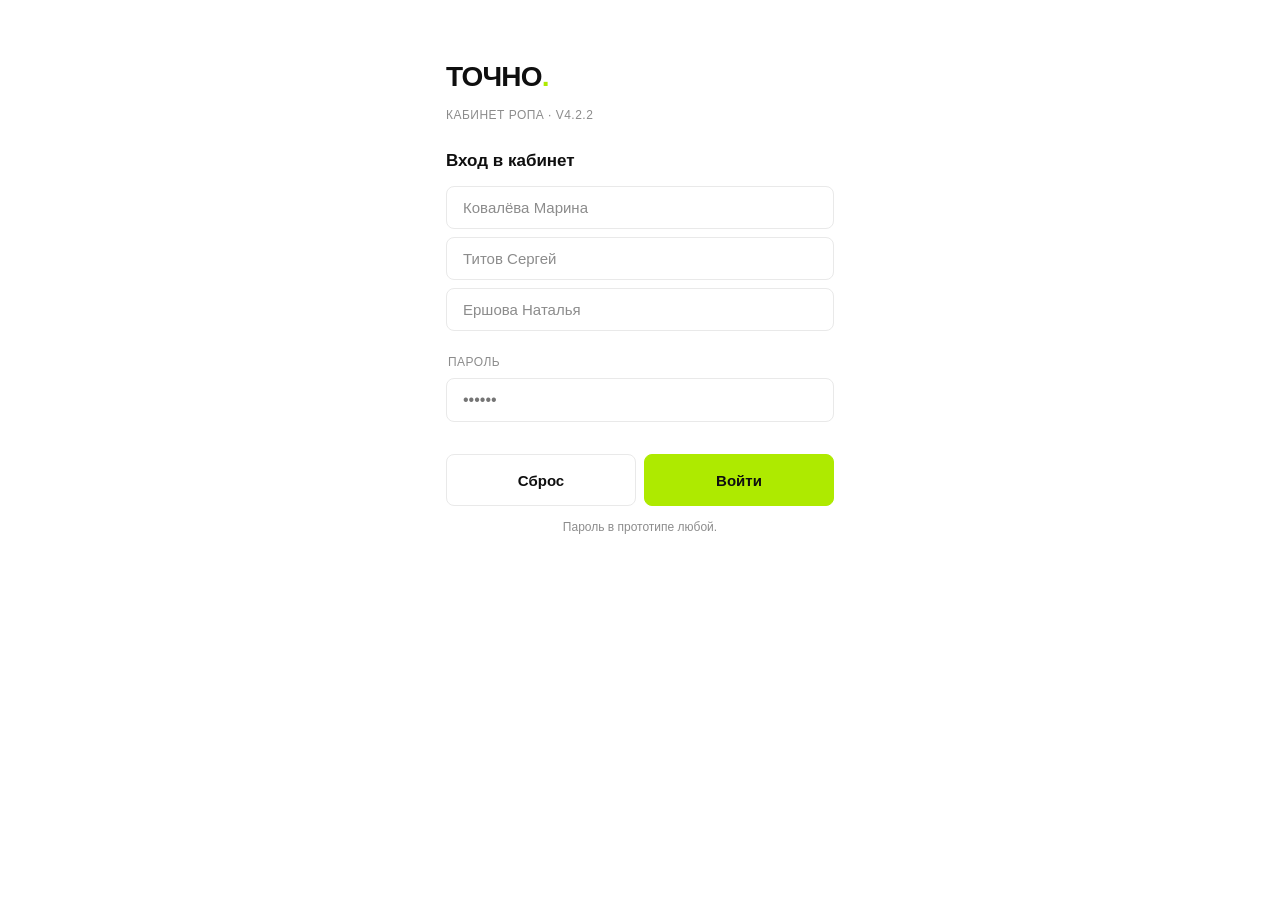
<file: rop.html>
<!DOCTYPE html>
<html lang="ru">
<head>
<meta charset="utf-8">
<meta name="viewport" content="width=device-width, initial-scale=1, viewport-fit=cover">
<meta name="color-scheme" content="light">
<meta http-equiv="Cache-Control" content="no-store, no-cache, must-revalidate">
<title>ТОЧНО. — Кабинет РОПа</title>
<link rel="stylesheet" href="styles.css">

</head>
<body>
<div id="root"></div>
<div class="ovl" id="ovl" onclick="if(event.target===this)closeSheet()"><div class="sheet" id="sheet"></div></div>
<script>
var IC={
users:'<circle cx="9" cy="8" r="3"/><path d="M3.5 20a5.5 5.5 0 0 1 11 0"/><path d="M16 5.5a3 3 0 0 1 0 5.5"/><path d="M17.5 14a6 6 0 0 1 3 6"/>',
home:'<path d="M4 11 12 4l8 7"/><path d="M6.5 10v10h11V10"/>',
search:'<circle cx="10.5" cy="10.5" r="6.5"/><path d="M15.5 15.5 20 20"/>',
money:'<rect x="3" y="6" width="18" height="12" rx="1.5"/><circle cx="12" cy="12" r="2.5"/>',
deal:'<path d="M3.5 11 8 6.5l3.5 2.5L16 6l4.5 5"/><path d="M4 13.5 9 19l4-3 4 3 3-4"/>',
meet:'<circle cx="8" cy="8.5" r="2.5"/><circle cx="16" cy="8.5" r="2.5"/><path d="M3.5 19a4.5 4.5 0 0 1 9 0"/><path d="M11.5 19a4.5 4.5 0 0 1 9 0"/>',
screen:'<rect x="3" y="4" width="18" height="12" rx="1.5"/><path d="M9 20h6M12 16v4"/>',
list:'<rect x="4" y="3" width="16" height="18" rx="1.5"/><path d="M8 8h8M8 12h8M8 16h5"/>',
target:'<circle cx="12" cy="12" r="8"/><circle cx="12" cy="12" r="3.5"/><path d="M12 12h.01"/>',
inbox:'<path d="M3 13h5l2 3h4l2-3h5"/><path d="M4.5 5h15l1.5 8v6H3v-6z"/>',
doc:'<path d="M6 3h8l4 4v14H6z"/><path d="M14 3v4h4"/><path d="M9 13h6M9 17h4"/>',
pin:'<path d="M9 3h6l-1 5.2 3 2.8v2H7v-2l3-2.8z"/><path d="M12 13v8"/>',
ok:'<path d="M5 12.5l4.5 4.5L19 7.5"/>',
tune:'<path d="M4 7h16M4 12h16M4 17h16"/><circle cx="9" cy="7" r="2"/><circle cx="15.5" cy="12" r="2"/><circle cx="7.5" cy="17" r="2"/>',
send:'<path d="M20.5 3.5 3.5 10.8l7 2.9 2.9 7z"/><path d="M20.5 3.5 10.5 13.7"/>'
};
function ic(n,s){ s=s||22; return '<svg viewBox="0 0 24 24" width="'+s+'" height="'+s+'" fill="none" stroke="currentColor" stroke-width="2" stroke-linecap="round" stroke-linejoin="round" style="display:block">'+(IC[n]||'')+'</svg>'; }
var KEY='topf-rop-v41', mem=null;
function save(){ var s=JSON.stringify(state); try{ localStorage.setItem(KEY,s);}catch(e){ mem=s; } }
function load(){ var s=null; try{ s=localStorage.getItem(KEY);}catch(e){ s=mem; } if(!s)s=mem; if(!s) return null; try{ return JSON.parse(s);}catch(e){ return null; } }
var ROPS=['Ковалёва Марина','Титов Сергей','Ершова Наталья'];
var CLS=[{k:'sdelka',n:'Сделка',ic:'deal'},{k:'pd',n:'Задаток',ic:'money'},{k:'pokaz',n:'Показ',ic:'home'},{k:'ocenka',n:'Оценка',ic:'search'},{k:'vstr',n:'Встреча',ic:'meet'},{k:'rekl',n:'Реклама',ic:'screen'},{k:'other',n:'Другое',ic:'list'}];
var NK=[{k:'sdelka',l:'сделки'},{k:'pd',l:'задаток'},{k:'pokaz',l:'показы'},{k:'ocenka',l:'оценки'},{k:'vstr',l:'встречи'},{k:'rekl',l:'реклама'},{k:'leads',l:'заявки'}];
function C(k){ for(var i=0;i<CLS.length;i++) if(CLS[i].k===k) return CLS[i]; return CLS[0]; }
function money(n){ return Number(n||0).toLocaleString('ru-RU')+' ₽'; }
function kk(n){ return Math.round(Number(n||0)/1000)+'к'; }
function pf(f,n){
  var cls = f>=n ? 'f over' : 'f';
  return '<span class="pf"><span class="'+cls+'">'+f+'</span><span class="sl">/</span><span class="p">'+n+'</span></span>';
}
function pct(f,n){ var v=n?Math.round(f/n*100):0; return '<span class="pct'+(v>=100?' over':'')+'">'+v+'%</span>'; }
function esc(s){ return String(s==null?'':s).replace(/[<>&]/g,function(c){return {'<':'&lt;','>':'&gt;','&':'&amp;'}[c];}); }
function iso(d){ return d.toISOString().slice(0,10); }
function plus(n){ return iso(new Date(Date.now()+n*864e5)); }
var MN=['янв','фев','мар','апр','мая','июн','июл','авг','сен','окт','ноя','дек'], WD=['вс','пн','вт','ср','чт','пт','сб'];
function ru(d){ var p=String(d).split('-'); return parseInt(p[2],10)+' '+MN[parseInt(p[1],10)-1]; }
function rud(d){ var dt=new Date(d+'T00:00:00'); return WD[dt.getDay()]+', '+ru(d); }
function weekStart(){ var d=new Date(), day=(d.getDay()+6)%7; return plus(-day); }
function weekEnd(){ var d=new Date(), day=(d.getDay()+6)%7; return plus(6-day); }
function ini(n){ var p=n.split(' '); return (p[0]||'')[0]+((p[1]||'')[0]||''); }
function warn(t){ flash(t,true); }
function flash(txt,bad){ var e=document.createElement('div');
  e.style.cssText='position:fixed;left:0;right:0;top:0;z-index:60;padding:16px 14px;text-align:center;font-weight:600;font-size:15px;'+(bad?'background:#E03A2F;color:#fff':'background:#AEEA00;color:#0F0F0F');
  e.textContent=txt; document.body.appendChild(e); setTimeout(function(){ if(e.parentNode) e.parentNode.removeChild(e); },bad?2600:1800); }

/* ================= генератор истории ================= */
function _rnd(seed){ return function(){ seed=(seed*1664525+1013904223)%4294967296; return seed/4294967296; }; }
function _iso(y,m,d){ return y+'-'+('0'+m).slice(-2)+'-'+('0'+d).slice(-2); }
function _dow(dstr){ return new Date(dstr+'T00:00:00').getDay(); }
function _monday(dstr){ var d=new Date(dstr+'T00:00:00'), sh=(d.getDay()+6)%7; d.setDate(d.getDate()-sh); return d.toISOString().slice(0,10); }
var MNAMES=['январь','февраль','март','апрель','май','июнь','июль','август','сентябрь','октябрь','ноябрь','декабрь'];

/* дни: с 1 августа по вчера · выходные не сдаются, пятница закрывает три дня */
function histDays(seedNum,scale){
  var r=_rnd(seedNum), out=[], today=new Date(), end=new Date(Date.now()-864e5);
  var cur=new Date(today.getFullYear(),7,1);
  while(cur<=end){
    var ds=cur.toISOString().slice(0,10), dw=cur.getDay();
    if(dw!==0&&dw!==6){
      var wk=(dw===5?2.2:1); // пятница закрывает выходные
      var c={
        pokaz: Math.round((0.6+r()*1.2)*scale*wk),
        ocenka:Math.round((0.5+r()*1.0)*scale*wk),
        vstr:  Math.round((0.4+r()*1.0)*scale*wk),
        rekl:  Math.round((0.2+r()*0.5)*scale*wk),
        pd:    scale<=1.2 ? (r()<0.22*scale?1:0) : Math.round((0.12+r()*0.22)*scale*wk),
        sdelka:scale<=1.2 ? (r()<0.16*scale?1:0) : Math.round((0.08+r()*0.16)*scale*wk),
        leads: Math.round((1.5+r()*2.5)*scale*wk)
      };
      var plan=c.pokaz+c.ocenka+c.vstr+c.rekl+c.pd+c.sdelka+Math.round(r()*2);
      var fact=c.pokaz+c.ocenka+c.vstr+c.rekl+c.pd+c.sdelka;
      out.push({date:ds,cls:c,plan:Math.max(plan,fact),fact:fact,
        ref:r()<0.28?1:0, mv:r()<0.35?1:0,
        status:(r()<0.12?'extra':'accepted'), sum:c.pd*Math.round(85+r()*45)*1000});
    }
    cur.setDate(cur.getDate()+1);
  }
  return out;
}
function _agg(days){
  var a={sdelka:0,pd:0,pokaz:0,ocenka:0,vstr:0,rekl:0,leads:0,plan:0,fact:0,ref:0,mv:0,sum:0};
  for(var i=0;i<days.length;i++){ var d=days[i];
    for(var k in d.cls) a[k]+=d.cls[k];
    a.plan+=d.plan; a.fact+=d.fact; a.ref+=d.ref; a.mv+=d.mv; a.sum+=d.sum||0; }
  return a;
}
function histWeeks(days,normW,mult){
  var by={}, out=[];
  for(var i=0;i<days.length;i++){ var m=_monday(days[i].date); (by[m]=by[m]||[]).push(days[i]); }
  for(var mk in by){ var a=_agg(by[mk]), w={};
    for(var k in normW) w[k]=(a[k]||0)+'/'+(normW[k]*(mult||1));
    var last=by[mk][by[mk].length-1].date;
    out.push({kind:'week',date:mk,label:'Неделя '+ru(mk)+' – '+ru(last),w:w,sum:a.sum,plan:a.plan,fact:a.fact,ref:a.ref,mv:a.mv,leads:a.leads});
  }
  out.sort(function(x,y){ return x.date<y.date?1:-1; }); return out;
}
function histMonths(days,normM,mult){
  var by={}, out=[];
  for(var i=0;i<days.length;i++){ var m=days[i].date.slice(0,7); (by[m]=by[m]||[]).push(days[i]); }
  for(var mk in by){ var a=_agg(by[mk]), w={};
    for(var k in normM) w[k]=(a[k]||0)+'/'+(normM[k]*(mult||1));
    out.push({kind:'month',date:mk+'-01',label:MNAMES[parseInt(mk.slice(5,7),10)-1].replace(/^./,function(c){return c.toUpperCase();}),
      w:w,sum:a.sum,plan:a.plan,fact:a.fact,ref:a.ref,mv:a.mv,leads:a.leads});
  }
  out.sort(function(x,y){ return x.date<y.date?1:-1; }); return out;
}

/* ================= данные ================= */
function seed(){
  var t=iso(new Date()), y=plus(-1);
  var T=function(cls,obj,cl,st,x){ var o={cls:cls,obj:obj,cl:cl,st:st,time:''}; for(var k in (x||{})) o[k]=x[k]; return o; };
  function ag(id,name,sent,tasks,week,month,fc,leads,prev){
    var done=0,ref=0,mv=0; for(var i=0;i<tasks.length;i++){ if(tasks[i].st==='done')done++; else if(tasks[i].st==='refuse')ref++; else mv++; }
    var today=[], H=['pokaz','ocenka','vstr','pd','rekl'];
    for(var t=0;t<(sent?3+(id%3):0);t++)
      today.push({cls:H[(id+t)%5],obj:['Мира 6','Онежская 19','Тепличная 4','Строителей 11','Попова 72','Норвуд'][(id+t)%6],
        cl:['Юлия','Пётр','Маргарита','Роза','Кондрева'][(id+t)%5],time:['10:00','12:00','14:00','16:00','18:00'][t%5]});
    var _d=histDays(20260800+id*37, 0.75+((id%5)*0.15));
    var wn={sdelka:1,pd:1,pokaz:5,ocenka:5,vstr:5,rekl:2,leads:10};
    var mn={sdelka:4,pd:4,pokaz:20,ocenka:20,vstr:20,rekl:8,leads:40};
    var hist=[]; for(var q=_d.length-1;q>=0;q--){ var dd=_d[q];
      hist.push({kind:'day',date:dd.date,plan:dd.plan,fact:dd.fact,ref:dd.ref,mv:dd.mv,leads:dd.cls.leads,status:dd.status}); }
    hist=hist.concat(histWeeks(_d,wn)).concat(histMonths(_d,mn));
    return {id:id,name:name,tg:(['kastromina','rozanova','kondrateva','goncharova','titova','ershova','lapina','zueva','melnik','somova'][id-1]||''),sent:sent,status:null,tasks:tasks,today:today,hist:hist,plan:tasks.length,done:done,refused:ref,moved:mv,week:week,month:month,fc:fc,leads:leads,prev:prev||{},rop:[],streakMove:0};
  }
  return {
    user:null,date:t,dateY:y,seq:900,sentUp:false,comment:'',mytasks:'',
    norm:{sdelka:4,pd:4,pokaz:20,ocenka:20,vstr:20,rekl:8,leads:40},
    normW:{sdelka:1,pd:1,pokaz:5,ocenka:5,vstr:5,rekl:2,leads:10},
    agents:[
      ag(1,'Кастромина Ольга',true,[
        T('pd','Попова 72','Кондрева','done',{sum:98000,res:'Подписали, сделка 16-го',time:'11:00'}),
        T('pokaz','Строителей 11','Кондрева','done',{res:'Думают до четверга',time:'18:00'}),
        T('pokaz','Мира 6','Сомова','done',{time:'13:00'}),
        T('ocenka','Мира 45','Сомов','refuse',{reason:'Продавец отказал',why:'Передумал продавать до весны',time:'15:00'}),
        T('vstr','Офис','Юлия','moved',{reason:'Покупатель перенёс',to:plus(1),time:'16:00'}),
        T('rekl','Ладожская 146','Титов','done')],
        {sdelka:0,pd:1,pokaz:8,ocenka:5,vstr:4,rekl:3,leads:19},{sdelka:1,pd:3,pokaz:21,ocenka:14,vstr:12,rekl:6,leads:58},
        [{obj:'Строителей 11',cl:'Кондрева',sum:105000,date:plus(1),done:false},{obj:'Мира 6',cl:'Сомова',sum:112000,date:plus(9),done:false},{obj:'Попова 72',cl:'Кондрева',sum:98000,date:plus(-1),done:true}],19,{pd:1,pokaz:6}),
      ag(2,'Розанова Мария',true,[
        T('sdelka','Кулакова 2','Гончаров','done',{res:'Сделка прошла',time:'10:00'}),
        T('pd','Тепличная 4','Маргарита','done',{sum:105000,time:'12:00'}),
        T('pokaz','Онежская 19','Юлия','done',{time:'14:00'}),T('pokaz','Норвуд','Юлия','done',{time:'15:30'}),
        T('ocenka','Ладожская 35','Роза','done',{time:'17:00'}),T('vstr','Офис','Пётр','done',{time:'18:00'}),
        T('rekl','Мира 42','Титов','moved',{reason:'Продавец не на связи',to:plus(1)})],
        {sdelka:1,pd:2,pokaz:9,ocenka:6,vstr:5,rekl:2,leads:22},{sdelka:2,pd:4,pokaz:24,ocenka:17,vstr:15,rekl:5,leads:66},
        [{obj:'Норвуд',cl:'Юлия',sum:95000,date:plus(2),done:false},{obj:'Тепличная 4',cl:'Маргарита',sum:105000,date:plus(-1),done:true},{obj:'Сити Квартал',cl:'Ольга',sum:120000,date:plus(12),done:false}],22,{pd:2,pokaz:8}),
      ag(3,'Кондратьева Ирина',true,[
        T('pokaz','Попова 72','Пётр','refuse',{reason:'Покупатель отказался',why:'Не понравился район',time:'11:00'}),
        T('pokaz','Мира 45','Пётр','done',{time:'13:00'}),T('ocenka','Тепличная 4','Маргарита','done',{time:'16:00'}),
        T('vstr','Офис','Пётр','moved',{reason:'Покупатель не на связи',to:plus(2),time:'18:00'}),
        T('other','Разобрать документы по Мира 6','','done')],
        {sdelka:0,pd:0,pokaz:6,ocenka:3,vstr:3,rekl:1,leads:14},{sdelka:1,pd:2,pokaz:17,ocenka:10,vstr:9,rekl:3,leads:47},
        [{obj:'Ладожская 35',cl:'Роза',sum:88000,date:plus(3),done:false},{obj:'Мира 45',cl:'Пётр',sum:92000,date:plus(-2),done:false}],14,{pd:1,pokaz:7}),
      ag(4,'Гончарова Елена',true,[
        T('pd','Каменева 4','Екатерина','refuse',{reason:'Ушли мимо',why:'Посмотрели без меня и отдали задаток другому',lost:105000,time:'12:00'}),
        T('pokaz','Сити Квартал','Ольга','refuse',{reason:'Продавец отказал',why:'Не пустил в квартиру',time:'14:00'}),
        T('pokaz','Мира 42','Титов','done',{time:'16:00'}),
        T('ocenka','Онежская 19','Юлия','moved',{reason:'Продавец перенёс',to:plus(1),time:'17:00'}),
        T('rekl','Кулакова 2','Гончаров','done')],
        {sdelka:0,pd:0,pokaz:4,ocenka:2,vstr:2,rekl:2,leads:11},{sdelka:0,pd:1,pokaz:13,ocenka:7,vstr:6,rekl:3,leads:41},
        [{obj:'Каменева 4',cl:'Екатерина',sum:105000,date:plus(-1),done:false}],11,{pd:1,pokaz:6}),
      ag(5,'Титова Вера',true,[T('pokaz','Тепличная 4','Маргарита','done',{time:'11:00'}),T('pokaz','Ладожская 146','Титов','done',{time:'13:00'}),T('ocenka','Мира 6','Сомова','done',{time:'15:00'}),T('vstr','Офис','Сомова','done',{time:'17:00'})],
        {sdelka:0,pd:1,pokaz:7,ocenka:4,vstr:3,rekl:2,leads:16},{sdelka:1,pd:2,pokaz:18,ocenka:12,vstr:8,rekl:4,leads:52},
        [{obj:'Тепличная 4',cl:'Маргарита',sum:105000,date:plus(4),done:false}],16,{pd:1,pokaz:7}),
      ag(6,'Ершова Дарья',true,[T('sdelka','Мира 6','Сомова','done',{time:'10:00'}),T('pd','Онежская 19','Юлия','done',{sum:97000,time:'12:00'}),T('pokaz','Строителей 68а','Пётр','done',{time:'14:00'}),T('ocenka','Попова 72','Кондрева','done',{time:'16:00'}),T('vstr','Офис','Юлия','done',{time:'17:30'}),T('rekl','Норвуд','Юлия','done')],
        {sdelka:1,pd:2,pokaz:8,ocenka:5,vstr:5,rekl:3,leads:21},{sdelka:2,pd:3,pokaz:22,ocenka:15,vstr:13,rekl:6,leads:60},
        [{obj:'Мира 6',cl:'Сомова',sum:112000,date:plus(5),done:false},{obj:'Онежская 19',cl:'Юлия',sum:97000,date:plus(-1),done:true}],21,{pd:1,pokaz:9}),
      ag(7,'Лапина Ольга',true,[T('rekl','Онежская 19','Юлия','refuse',{reason:'—',why:'Нет фото от собственника'}),T('pokaz','Мира 45','Сомов','done',{time:'12:00'}),T('ocenka','Каменева 4','Екатерина','moved',{reason:'Продавец перенёс',to:plus(3),time:'15:00'})],
        {sdelka:0,pd:0,pokaz:3,ocenka:2,vstr:1,rekl:1,leads:8},{sdelka:0,pd:1,pokaz:10,ocenka:6,vstr:4,rekl:2,leads:29},[],8,{pd:0,pokaz:5}),
      ag(8,'Зуева Светлана',true,[T('pd','Ладожская 35','Роза','done',{sum:88000,time:'11:00'}),T('pokaz','Тепличная 4','Маргарита','done',{time:'13:00'}),T('pokaz','Кулакова 2','Гончаров','done',{time:'15:00'}),T('ocenka','Мира 42','Титов','done',{time:'16:30'}),T('vstr','Офис','Роза','moved',{reason:'Покупатель перенёс',to:plus(1),time:'18:00'})],
        {sdelka:0,pd:1,pokaz:7,ocenka:5,vstr:4,rekl:2,leads:17},{sdelka:1,pd:3,pokaz:19,ocenka:14,vstr:11,rekl:5,leads:54},
        [{obj:'Попова 72',cl:'Кондрева',sum:97000,date:plus(6),done:false},{obj:'Ладожская 35',cl:'Роза',sum:88000,date:plus(-1),done:true}],17,{pd:1,pokaz:6}),
      ag(9,'Мельник Алина',false,[],{sdelka:0,pd:0,pokaz:2,ocenka:1,vstr:0,rekl:0,leads:5},{sdelka:0,pd:0,pokaz:7,ocenka:4,vstr:2,rekl:1,leads:22},[],0,{pd:0,pokaz:4}),
      ag(10,'Сомова Ксения',false,[],{sdelka:0,pd:0,pokaz:1,ocenka:0,vstr:0,rekl:0,leads:2},{sdelka:0,pd:1,pokaz:10,ocenka:5,vstr:4,rekl:2,leads:31},[],0,{pd:1,pokaz:5})
    ],
    reports:(function(){
      var wn={sdelka:1,pd:1,pokaz:5,ocenka:5,vstr:5,rekl:2,leads:10};
      var mn={sdelka:4,pd:4,pokaz:20,ocenka:20,vstr:20,rekl:8,leads:40};
      var days=histDays(20260815,9), out=[];
      for(var i=days.length-1;i>=0;i--){ var d=days[i];
        out.push({kind:'day',date:d.date,label:rud(d.date),plan:d.plan,fact:d.fact,ref:d.ref,mv:d.mv,leads:d.cls.leads,status:'accepted'}); }
      return out.concat(histWeeks(days,wn,10)).concat(histMonths(days,mn,10));
    })()
  };
}
var state=load()||seed();
(function(){ var d=seed(); for(var k in d){ if(typeof state[k]==='undefined') state[k]=d[k]; }
  if(state.date!==iso(new Date())){ var u=state.user; state=seed(); state.user=u; } save(); })();
// у Мельник третий перенос подряд — сигнал
state.agents[2].streakMove=3;

/* ================= расчёты ================= */
function normM(k){ return state.norm[k]||0; } function normW(k){ return state.normW[k]||0; }
function agent(id){ for(var i=0;i<state.agents.length;i++) if(state.agents[i].id===id) return state.agents[i]; return null; }
function sumBy(f){ var n=0; for(var i=0;i<state.agents.length;i++) n+=f(state.agents[i]); return n; }
function teamW(k){ return sumBy(function(a){ return a.week[k]||0; }); }
function teamM(k){ return sumBy(function(a){ return a.month[k]||0; }); }
function teamNW(k){ return normW(k)*state.agents.length; } function teamNM(k){ return normM(k)*state.agents.length; }
function sentCount(){ return sumBy(function(a){ return a.sent?1:0; }); }
function acceptedCount(){ return sumBy(function(a){ return a.status?1:0; }); }
function attention(a){
  var r=[];
  if(!a.sent) r.push('не сдал отчёт');
  if(a.refused>=2) r.push(a.refused+' отказа за день');
  for(var i=0;i<a.tasks.length;i++) if(a.tasks[i].lost) r.push('ушло мимо · '+kk(a.tasks[i].lost));
  if(a.streakMove>=3) r.push('третий перенос подряд');
  if(a.week.pd<normW('pd')&&a.week.pokaz<normW('pokaz')*0.5) r.push('ниже нормы по показам и задаткам');
  return r;
}
function clean(a){ return a.sent&&!a.status&&attention(a).length===0; }
function fcAll(mode){
  var o=[]; for(var i=0;i<state.agents.length;i++){ var a=state.agents[i];
    for(var j=0;j<a.fc.length;j++){ var f=a.fc[j];
      var inP = mode==='yest'? f.date===state.dateY : mode==='today'? f.date===state.date
              : mode==='week'? f.date<=weekEnd()
              : (mode==='month'? f.date<=plus(30) : f.date>plus(30));
      if(inP) o.push({who:a.name,id:a.id,f:f}); } }
  o.sort(function(x,y){ return x.f.date<y.f.date?-1:1; }); return o;
}

/* ================= рендер ================= */
var fromTeam=false;
var nav='inbox', openA=null, pickName=null, per='week', fcMode='week', showClean=false, taskTo=null;
function markOver(){
  var list=document.querySelectorAll('.pf');
  for(var i=0;i<list.length;i++){
    var f=list[i].querySelector('.f'), p=list[i].querySelector('.p');
    if(!f||!p) continue;
    var a=parseFloat(f.textContent.replace(/\s/g,'')), b=parseFloat(p.textContent.replace(/\s/g,''));
    if(!isNaN(a)&&!isNaN(b)) f.className = (a>=b&&b>0) ? 'f over' : 'f';
    var pc=list[i].parentNode&&list[i].parentNode.querySelector('.pct');
    if(pc){ var v=parseFloat(pc.textContent); pc.className = (v>=100)?'pct over':'pct'; }
  }
}
function render(){ try{ draw(); markOver(); }catch(e){ document.getElementById('root').innerHTML='<div class="app"><div class="card"><span class="t">Что-то пошло не так</span><button class="btn" onclick="hardReset()">Очистить и открыть заново</button><div class="hint">'+esc(e.message)+'</div></div></div>'; } }
function hardReset(){ try{ localStorage.removeItem(KEY);}catch(e){} mem=null; state=seed(); save(); location.reload(); }
function draw(){
  var r=document.getElementById('root');
  if(!state.user){ r.innerHTML=loginHTML(); return; }
  var body = openA? agentHTML() : nav==='inbox'? inboxHTML() : nav==='team'? teamHTML() : nav==='fc'? fcHTML() : nav==='rep'? repHTML() : setHTML();
  r.innerHTML='<div class="app">'+hdrHTML()+body+
    '<div class="foot">ТОЧНО. · кабинет РОПа v4.2.2 · прототип<br>Данные выдуманные.<br><button onclick="resetAll()">сбросить и начать заново</button></div></div>'+
    '<div class="bottom"><div class="in"><div class="nav">'+nb('inbox','inbox','Приёмка')+nb('team','users','Агенты')+nb('fc','target','Прогноз')+nb('rep','doc','Отчёты')+nb('set','tune','Настройки')+'</div></div></div>';
}
function nb(k,i,n){ return '<button class="'+(nav===k&&!openA?'on':'')+'" onclick="go(\''+k+'\')"><b>'+ic(i,24)+'</b>'+n+'</button>'; }
function go(k){ nav=k; openA=null; render(); try{ window.scrollTo(0,0); }catch(e){} }
function hdrHTML(){
  return '<div class="hdr"><div class="row">'+
    '<div class="col brand">ТОЧНО<i>.</i></div>'+
    '<div class="col mid"><div class="top">план / факт</div><div class="bot">РОП · v4.2.2</div></div>'+
    '<div class="col end"><div class="top">'+esc(state.user)+'</div><div class="bot">'+rud(state.date)+'</div></div>'+
    '</div></div>';
}
function loginHTML(){
  var h='<div class="login"><div class="mark">ТОЧНО<i>.</i></div><div class="sub">кабинет РОПа · v4.2.2</div><h2>Вход в кабинет</h2>';
  for(var i=0;i<ROPS.length;i++)
    h+='<button class="pick'+(pickName===ROPS[i]?' on':'')+'" onclick="pickName=\''+ROPS[i]+'\';render()">'+ROPS[i]+'</button>';
  return h+'<span class="lbl">Пароль</span><input type="password" id="pw" placeholder="••••••">'+
    '<div class="sbtn"><button class="btn" onclick="pickName=null;render()">Сброс</button>'+
    '<button class="btn pri" onclick="doLogin()">Войти</button></div>'+
    '<div class="note">Пароль в прототипе любой.</div></div>';
}
function doLogin(){ var pw=document.getElementById('pw');
  if(!pickName){ warn('Выберите себя'); return; }
  if(!pw.value){ warn('Введите пароль'); return; }
  state.user=pickName; save(); render(); }

function agentRow(a){
  var att=attention(a);
  var meta = a.sent? 'сделано '+a.done+' из '+a.plan+(a.refused?' · отказов '+a.refused:'')+(a.moved?' · переносов '+a.moved:'') : 'отчёта нет';
  var right;
  if(!a.sent) right='<button class="st no" onclick="event.stopPropagation();poke('+a.id+')">напомнить</button>';
  else if(a.status) right='<span class="st ok">'+({accepted:'принят',extra:'с задачей',rejected:'возвращён'}[a.status])+'</span>';
  else right='<button class="st act" onclick="event.stopPropagation();quickAccept('+a.id+')">принять</button>';
  return '<div class="task noic tap'+(att.length?' bad':'')+(a.status?' done':'')+'" onclick="showAgent('+a.id+')">'+
    '<div class="c"><b>'+esc(a.name)+'</b><span class="wrap">'+esc(att.length?att.join(' · '):meta)+'</span></div>'+
    '<div class="r">'+right+'</div></div>';
}
function inboxHTML(){
  var need=[],cl=[],done=[];
  for(var i=0;i<state.agents.length;i++){ var a=state.agents[i];
    if(a.status) done.push(a); else if(attention(a).length) need.push(a); else cl.push(a); }
  var n=state.agents.length, s2=sentCount(), acc=acceptedCount();
  var h='<div class="card"><div class="verdict'+(acc<s2?'':' good')+'">Отчёты за сегодня · принято '+acc+' из '+s2+'</div>'+
        '<div class="cmp">Сдали '+s2+' из '+n+' · срок сдачи 10:00 · отчёт наверх до 11:00</div></div>';
  h+='<div class="sec">Без отклонений · '+cl.length+'</div>';
  if(!cl.length) h+='<div class="hint">Все чистые отчёты приняты.</div>';
  else {
    if(showClean){ for(var k=0;k<cl.length;k++) h+=agentRow(cl[k]); h+='<button class="btn ghost" onclick="showClean=false;render()">Свернуть список</button>'; }
    else h+='<button class="btn" onclick="showClean=true;render()">Показать список · '+cl.length+'</button>';
    h+='<button class="btn pri" onclick="acceptClean()">'+ic('ok',20)+'Принять '+cl.length+' без отклонений</button>';
  }
  h+='<div class="sec warn">Требует внимания · '+need.length+'</div>';
  if(!need.length) h+='<div class="hint">Отклонений нет.</div>';
  for(var j=0;j<need.length;j++) h+=agentRow(need[j]);
  if(done.length){ h+='<div class="sec">Принято · '+done.length+'</div>'; for(var m=0;m<done.length;m++) h+=agentRow(done[m]); }
  h+='<div class="hint">Отклонения система ищет сама: отказы, срывы прогноза, третий перенос подряд, отставание по норме.</div>';
  h+= state.sentUp
      ? '<button class="btn" disabled>'+ic('ok',20)+'Отчёт отправлен собственнику</button>'+
        '<button class="btn ghost" onclick="devReset()">[тест] вернуть к неотправленному</button>'
      : '<button class="btn pri" onclick="sendUp()">'+ic('send',20)+'Отправить отчёт собственнику</button>'+
        '<button class="btn ghost" onclick="devAccept()">[тест] принять все отчёты</button>';
  return h;
}
function quickAccept(id){ var a=agent(id); if(a){ a.status='accepted'; save(); flash('Принято: '+a.name.split(' ')[0]); render(); } }
function acceptClean(){ var n=0; for(var i=0;i<state.agents.length;i++) if(clean(state.agents[i])){ state.agents[i].status='accepted'; n++; } save(); flash('Принято без отклонений: '+n); render(); }

/* ================= КАРТОЧКА АГЕНТА ================= */
function showAgent(id,team){ openA=agent(id); fromTeam=!!team; render(); try{ window.scrollTo(0,0); }catch(e){} }
function factRow(t){
  var c=C(t.cls), meta=[];
  if(t.cl) meta.push(t.cl); if(t.reason&&t.reason!=='—') meta.push(t.reason); if(t.to) meta.push('на '+ru(t.to));
  if(t.res) meta.push(t.res); if(t.why) meta.push('«'+t.why+'»');
  var st = t.st==='done'?'<span class="st ok">сделано</span>':(t.st==='refuse'?'<span class="st no">отказ</span>':'<span class="st mv">перенос</span>');
  return '<div class="task'+(t.sum||t.lost?' hassum':'')+(t.st==='refuse'?' bad':'')+'"><div class="ic">'+ic(c.ic)+'</div>'+
    '<div class="c"><b>'+(t.time||'—')+'</b><span>'+c.n+'</span></div>'+
    '<div class="c"><b>'+esc(t.obj)+'</b><span class="wrap">'+esc(meta.join(' · '))+'</span></div>'+
    (t.sum?'<div class="sum">'+money(t.sum)+'</div>':(t.lost?'<div class="sum" style="color:var(--alarm)">−'+money(t.lost)+'</div>':''))+
    '<div class="r">'+st+'</div></div>';
}
function agentHTML(){
  var a=openA, att=attention(a);
  var h='<button class="back" onclick="openA=null;render()">← '+(fromTeam?'К отделу':'К приёмке')+'</button>';
  h+='<div class="card"><div class="verdict'+(att.length?' bad':' good')+'">'+esc(a.name)+(att.length?' — '+att.join(', '):' — без отклонений')+'</div>'+
     '<div class="cmp">Вчера сделано '+a.done+' из '+a.plan+' · отказов '+a.refused+' · переносов '+a.moved+
     ' · на прошлой неделе задатков '+(a.prev.pd||0)+'</div></div>';

  h+='<button class="btn" onclick="taskTo='+a.id+';openTask()">+ Поставить задачу на сегодня</button>';
  h+='<div class="sec">План на сегодня · '+a.today.length+'</div>';
  if(!a.today.length) h+='<div class="hint">План не сдан.</div>';
  for(var t=0;t<a.today.length;t++){ var pl=a.today[t], c=C(pl.cls);
    h+='<div class="task"><div class="ic">'+ic(c.ic)+'</div>'+
       '<div class="c"><b>'+pl.time+'</b><span>'+c.n+'</span></div>'+
       '<div class="c"><b>'+esc(pl.obj)+'</b><span>'+esc(pl.cl)+'</span></div><div class="r"></div></div>'; }

  if(a.tasks.length){ h+='<div class="sec">Факт за вчера</div>'; for(var i=0;i<a.tasks.length;i++) h+=factRow(a.tasks[i]); }
  else h+='<div class="hint">Отчёта за вчера нет.</div>';

  h+='<details><summary><span>Неделя · норма</span><span class="cnt">факт / план</span><span class="arw"></span></summary><div class="dbody">';
  for(var j=0;j<NK.length;j++){ var k=NK[j].k, dw=a.week[k]||0, nw=normW(k);
    h+='<div class="kv"><span>'+NK[j].l+'</span><span class="pf"><span class="f">'+dw+'</span><span class="sl">/</span><span class="p">'+nw+'</span></span><span class="pct">'+Math.round(dw/nw*100)+'%</span></div>'; }
  h+='</div></details>';

  if(a.fc.length){ h+='<div class="sec">Прогноз по задаткам</div>';
    for(var q=0;q<a.fc.length;q++){ var f=a.fc[q];
      var stt=f.done?'<span class="st ok">факт</span>':(f.date<state.date?'<span class="st no">просрочен</span>':'<span class="st wait">план</span>');
      h+='<div class="task hassum"><div class="ic">'+ic('money')+'</div><div class="c"><b>'+ru(f.date)+'</b><span>задаток</span></div>'+
         '<div class="c"><b>'+esc(f.obj)+'</b><span>'+esc(f.cl)+'</span></div><div class="sum">'+money(f.sum)+'</div><div class="r">'+stt+'</div></div>'; } }

  h+='<div class="sec">Прошлые отчёты</div>';
  var grp=function(title,kind){
    var l=a.hist.filter(function(r){ return r.kind===kind; });
    if(!l.length) return '';
    var x='<details><summary><span>'+title+'</span><span class="cnt">'+l.length+'</span><span class="arw"></span></summary><div class="dbody">';
    for(var i=0;i<l.length;i++){ var r=l[i];
      var sub = kind==='day' ? 'сделано '+r.fact+' из '+r.plan+' · отказов '+(r.ref||0)+' · переносов '+(r.mv||0)+' · заявок '+r.leads
              : 'задаток '+r.w.pd+' · показы '+r.w.pokaz+' · заявки '+r.w.leads;
      var st  = kind==='day' ? (r.status==='extra'?'<span class="st wait">с задачей</span>':'<span class="st ok">принят</span>')
              : '<span class="st mv">свод</span>';
      x+='<div class="task noic"><div class="c"><b>'+(kind==='day'?ru(r.date):esc(r.label))+'</b><span class="wrap">'+esc(sub)+'</span></div><div class="r">'+st+'</div></div>';
    }
    return x+'</div></details>';
  };
  h+=grp('Ежемесячные','month')+grp('Еженедельные','week')+grp('Ежедневные','day');
  if(a.rop.length){ h+='<div class="sec">Мои задачи</div>';
    for(var w=0;w<a.rop.length;w++){ var rt=a.rop[w];
      h+='<div class="task noic"><div class="c"><b>'+ru(rt.date)+'</b><span>задача</span></div><div class="c"><b>'+esc(rt.text)+'</b><span>'+(rt.done===null?'ждёт ответа':(rt.done?'сделано':'не сделано: '+esc(rt.why)))+'</span></div><div class="r"></div></div>'; } }
  if(a.sent&&!a.status){
    h+='<div class="seg two" style="margin-top:var(--s4)">'+
       '<button class="btn pri" onclick="accept(\'accepted\')">Принять</button>'+
       '<button class="btn" onclick="accept(\'extra\')">Принять с задачей</button></div>'+
       '<button class="btn ghost" onclick="accept(\'rejected\')">Вернуть на доработку</button>';
  } else if(a.status){
    h+='<div class="card" style="margin-top:var(--s4)"><div class="cmp">Отчёт '+
       ({accepted:'принят',extra:'принят с задачей',rejected:'возвращён на доработку'}[a.status])+'</div></div>';
  }
  return h;
}
function accept(st){ openA.status=st; save(); if(st==='extra'){ taskTo=openA.id; return openTask(); } flash(st==='rejected'?'Возвращён на доработку':'Принято'); render(); }

/* ================= ЗАДАЧА ================= */
function openTask(){
  var h='<h3>Задача агенту</h3><span class="sh">появится сверху в его плане</span>';
  if(!taskTo){ h+='<span class="lbl">Кому</span><div class="chips">';
    for(var i=0;i<state.agents.length;i++) h+='<button class="chip" onclick="taskTo='+state.agents[i].id+';openTask()">'+esc(state.agents[i].name.split(' ')[0])+'</button>';
    h+='</div>'; }
  else h+='<div class="card"><span class="t">Кому</span><b>'+esc(agent(taskTo).name)+'</b></div>';
  h+='<span class="lbl">Что сделать</span><input id="tTx" placeholder="Разобрать портфель"><span class="lbl">На какой день</span><input type="date" id="tDate" value="'+state.date+'" min="'+state.date+'">'+
     '<div class="sbtn"><button class="btn" onclick="closeSheet()">Отмена</button><button class="btn pri" onclick="saveTask()">Поставить</button></div>';
  sheet(h);
}
function saveTask(){ var t=document.getElementById('tTx'), d=document.getElementById('tDate'), a=agent(taskTo);
  if(!a){ warn('Выберите агента'); return; } if(!t||!t.value){ warn('Напишите задачу'); return; }
  a.rop.push({id:++state.seq,text:t.value,date:d.value,done:null,why:''}); save(); closeSheet(); flash('Задача поставлена'); render(); }

/* ================= ОТДЕЛ ================= */
function teamHTML(){
  var isW=per==='week';
  var h='<div class="seg two"><button class="chip'+(isW?' on':'')+'" onclick="per=\'week\';render()">Неделя</button><button class="chip'+(!isW?' on':'')+'" onclick="per=\'month\';render()">Месяц</button></div>';
  var pd=isW?teamW('pd'):teamM('pd'), pdn=isW?teamNW('pd'):teamNM('pd');
  h+='<div class="card"><div class="verdict'+(pd>=pdn*0.7?' good':' bad')+'">Отдел идёт на '+Math.round(pd/pdn*100)+'% от нормы по задаткам</div><div class="cmp">Прошлая неделя в этот же день: <b>'+sumBy(function(a){return a.prev.pd||0;})+'</b> задатков против <b>'+teamW('pd')+'</b> сейчас</div></div>';
  h+='<div class="card"><div class="nrow">';
  for(var j=0;j<NK.length;j++){ var k=NK[j].k, d=isW?teamW(k):teamM(k), n=isW?teamNW(k):teamNM(k);
    h+='<div><b class="'+(d>=n?'good':'')+'">'+d+'/'+n+'</b><span>'+NK[j].l+'</span></div>'; }
  h+='</div></div><div class="sec">Агенты · статистика '+(isW?'за неделю':'за месяц')+'</div>';
  var list=state.agents.slice().sort(function(a,b){ return (b[per].pd||0)-(a[per].pd||0); });
  for(var m=0;m<list.length;m++){ var a=list[m], dd=a[per];
    var pd=dd.pd||0, pdn=isW?normW('pd'):normM('pd');
    var pk=dd.pokaz||0, pkn=isW?normW('pokaz'):normM('pokaz');
    h+='<div class="task noic tap" onclick="showAgent('+a.id+',1)">'+
       '<div class="c"><b>'+esc(a.name)+'</b><span>план сегодня '+a.today.length+' · вчера '+a.done+' из '+a.plan+' · показы '+pk+'/'+pkn+'</span></div>'+
       '<div class="r"><span class="st '+(pd>=pdn?'ok':(pd===0?'no':'wait'))+'">задатки '+pd+'/'+pdn+'</span></div></div>';
  }
  return h;
}

/* ================= ПРОГНОЗ ================= */
function fcHTML(){
  var it=fcAll(fcMode), plan=[],fact=[],late=[];
  for(var i=0;i<it.length;i++){ var f=it[i].f; if(f.done) fact.push(it[i]); else if(f.date<state.date) late.push(it[i]); else plan.push(it[i]); }
  var S=function(l){ var s=0; for(var i=0;i<l.length;i++) s+=Number(l[i].f.sum||0); return s; };
  var ps=S(plan),fs=S(fact),ls=S(late), all=ps+fs+ls;
  var h='<div class="seg" style="grid-template-columns:repeat(5,1fr)">'+
    ['yest','today','week','month','future'].map(function(m){
      var n={yest:'Вчера',today:'Сегодня',week:'Неделя',month:'Месяц',future:'Дальше'}[m];
      return '<button class="chip'+(fcMode===m?' on':'')+'" onclick="fcMode=\''+m+'\';render()">'+n+'</button>';
    }).join('')+'</div>';
  h+='<div class="card"><div class="big">'+money(fs)+'<small>факт · из прогноза '+money(all)+' · '+fact.length+' из '+it.length+'</small></div>'+
     '<div class="bar"><i style="width:'+(all?Math.min(Math.round(fs/all*100),100):0)+'%"></i></div>'+
     (late.length?'<div class="cmp" style="color:var(--alarm)">Просрочено: '+late.length+' на '+money(ls)+'</div>':'<div class="cmp">Просроченных нет</div>')+'</div>';
  var blk=function(title,list,cls){ if(!list.length) return ''; var x='<div class="sec">'+title+' · '+list.length+' · '+kk(S(list))+'</div>';
    for(var i=0;i<list.length;i++){ var r=list[i];
      x+='<button class="task hassum'+(cls==='no'?' bad':'')+'" onclick="showAgent('+r.id+')"><div class="ic">'+ic('money')+'</div><div class="c"><b>'+ru(r.f.date)+'</b><span>'+esc(r.who.split(' ')[0])+'</span></div><div class="c"><b>'+esc(r.f.obj)+'</b><span>'+esc(r.f.cl)+'</span></div><div class="sum">'+money(r.f.sum)+'</div><div class="r"><span class="st '+cls+'">'+(cls==='ok'?'закрыт':(cls==='no'?'просрочен':'планируется'))+'</span></div></button>'; }
    return x; };
  h+=blk('Просрочены',late,'no')+blk('Планируются',plan,'wait')+blk('Закрыты',fact,'ok');
  h+='<div class="hint">Опоздавший задаток — промах недели, попадание месяца. Периоды считаются раздельно.</div>';
  return h;
}

/* ================= ОТЧЁТ ================= */
function repHTML(){
  var h='<div class="hint" style="margin:0 4px 12px">Архив отчётов отдела. Правке не подлежат. Недельные и месячные собираются автоматически.</div>';
  var grp=function(title,kind){
    var l=[]; for(var i=0;i<state.reports.length;i++) if(state.reports[i].kind===kind) l.push(i);
    if(!l.length) return '';
    var x='<details'+(kind==='month'?' open':'')+'><summary><span>'+title+'</span><span class="cnt">'+l.length+'</span><span class="arw"></span></summary><div class="dbody">';
    for(var j=0;j<l.length;j++){ var r=state.reports[l[j]];
      var sub = kind==='day' ? 'сделано '+r.fact+' из '+r.plan+' · отказов '+(r.ref||0)+' · заявок '+(r.leads||0)
              : 'задаток '+r.w.pd+' · показы '+r.w.pokaz+' · заявки '+r.w.leads;
      x+='<div class="task noic tap" onclick="openReport('+l[j]+')">'+
         '<div class="c"><b>'+(kind==='day'?ru(r.date):esc(r.label))+'</b><span class="wrap">'+esc(sub)+'</span></div>'+
         '<div class="r"><span class="st mv">открыть</span></div></div>';
    }
    return x+'</div></details>';
  };
  return h+grp('Ежемесячные','month')+grp('Еженедельные','week')+grp('Ежедневные','day');
}
function openReport(i){ var r=state.reports[i], h='<h3>'+esc(r.label)+'</h3><span class="sh">'+ru(r.date)+'</span><div class="card">';
  if(r.kind==='day') h+='<div class="kv"><span>Дела</span><span class="pf"><span class="f">'+r.fact+'</span><span class="sl">/</span><span class="p">'+r.plan+'</span></span><span></span></div><div class="kv two"><span>Отказов</span><b class="r">'+(r.ref||0)+'</b></div><div class="kv two"><span>Переносов</span><b>'+(r.mv||0)+'</b></div><div class="kv two"><span>Заявок</span><b>'+(r.leads||0)+'</b></div>';
  else for(var j=0;j<NK.length;j++){ var v=r.w[NK[j].k]; if(!v) continue; var p=v.split('/'); h+='<div class="kv"><span>'+NK[j].l+'</span><span class="pf"><span class="f">'+p[0]+'</span><span class="sl">/</span><span class="p">'+p[1]+'</span></span><span class="pct">'+Math.round(p[0]/p[1]*100)+'%</span></div>'; }
  h+='</div><div class="hint">Отчёт закрыт для правок.</div><div class="sbtn" style="grid-template-columns:1fr"><button class="btn pri" onclick="closeSheet()">Понятно</button></div>'; sheet(h); }
function devAccept(){ for(var i=0;i<state.agents.length;i++){ var a=state.agents[i]; if(a.sent) a.status='accepted'; } save(); flash('Все отчёты приняты'); render(); }
function devReset(){ state.sentUp=false; for(var i=0;i<state.agents.length;i++) state.agents[i].status=null; save(); flash('Возвращено к неотправленному'); render(); }
function sendUp(){ state.sentUp=true; save(); flash('Отчёт ушёл собственнику'); render(); }

/* ================= НАСТРОЙКИ ================= */
function setHTML(){
  var h='<div class="card"><span class="t">Нормы на агента · неделя / месяц</span>';
  for(var i=0;i<NK.length;i++){ var k=NK[i].k; h+='<div class="kv"><span>'+NK[i].l+'</span><b>'+normW(k)+'</b><b style="color:var(--mute)">'+normM(k)+'</b></div>'; }
  h+='</div><div class="hint">Нормы задаёт собственник. У РОПа только просмотр.</div>';
  h+='<div class="sec">Агенты · '+state.agents.length+'</div>';
  for(var j=0;j<state.agents.length;j++){ var a=state.agents[j];
    h+='<details><summary><span>'+esc(a.name)+'</span><span class="cnt">'+(a.tg?'@'+a.tg:'телеграм не указан')+'</span><span class="arw"></span></summary><div class="dbody">'+
       '<span class="lbl">Телеграм для напоминаний</span><input id="tg_'+a.id+'" value="'+esc(a.tg||'')+'" placeholder="username">'+
       '<button class="btn" style="margin-top:var(--s2)" onclick="saveTg('+a.id+')">Сохранить телеграм</button>'+
       '<button class="btn" onclick="resetPw('+a.id+')">Сбросить пароль</button>'+
       '<button class="btn warn" onclick="delAgent('+a.id+')">Удалить из отдела</button></div></details>'; }
  h+='<button class="btn" onclick="addAgent()">+ Добавить агента</button><button class="btn ghost" onclick="logout()">Выйти из кабинета</button>';
  return h;
}
function openNorms(){ var h='<h3>Нормы</h3><span class="sh">неделя и месяц задаются отдельно</span>';
  for(var i=0;i<NK.length;i++){ var k=NK[i].k; h+='<span class="lbl">'+NK[i].l+'</span><div class="row2"><input type="number" inputmode="numeric" id="w_'+k+'" value="'+normW(k)+'" placeholder="неделя"><input type="number" inputmode="numeric" id="m_'+k+'" value="'+normM(k)+'" placeholder="месяц"></div>'; }
  h+='<div class="sbtn"><button class="btn" onclick="closeSheet()">Отмена</button><button class="btn pri" onclick="saveNorms()">Сохранить</button></div>'; sheet(h); }
function saveNorms(){ for(var i=0;i<NK.length;i++){ var k=NK[i].k, w=document.getElementById('w_'+k), m=document.getElementById('m_'+k); if(w&&w.value!=='') state.normW[k]=Number(w.value); if(m&&m.value!=='') state.norm[k]=Number(m.value); } save(); closeSheet(); render(); }
function saveTg(id){ var e=document.getElementById('tg_'+id), a=agent(id);
  if(!a) return; a.tg=(e.value||'').replace('@',''); save(); flash('Телеграм сохранён'); render(); }
function poke(id){ var a=agent(id);
  if(!a||!a.tg){ warn('У агента не указан телеграм — добавьте в настройках'); return; }
  var msg=encodeURIComponent('Доброе утро! Жду ваш отчёт за вчера, срок был 10:00.');
  try{ window.open('https://t.me/'+a.tg+'?text='+msg,'_blank'); }catch(e){}
  flash('Открыт чат с @'+a.tg);
}
function resetPw(id){ sheet('<h3>Сбросить пароль?</h3><span class="sh">'+esc(agent(id).name)+'</span><div class="hint">Новый пароль придёт агенту в Телеграм, сессии закроются.</div><div class="sbtn"><button class="btn" onclick="closeSheet()">Отмена</button><button class="btn pri" onclick="closeSheet();flash(\'Пароль сброшен\')">Сбросить</button></div>'); }
function delAgent(id){ sheet('<h3>Удалить из отдела?</h3><span class="sh">'+esc(agent(id).name)+'</span><div class="hint">Доступ закроется, записи останутся в отчётах.</div><div class="sbtn"><button class="btn" onclick="closeSheet()">Отмена</button><button class="btn warn" onclick="doDel('+id+')">Удалить</button></div>'); }
function doDel(id){ state.agents=state.agents.filter(function(a){ return a.id!==id; }); save(); closeSheet(); render(); }
function addAgent(){ sheet('<h3>Новый агент</h3><span class="sh">в отдел №2</span><span class="lbl">Фамилия и имя</span><input id="aName" placeholder="Иванова Мария"><div class="sbtn"><button class="btn" onclick="closeSheet()">Отмена</button><button class="btn pri" onclick="saveAgent()">Добавить</button></div>'); }
function saveAgent(){ var e=document.getElementById('aName'); if(!e.value){ warn('Укажите имя'); return; } var z={sdelka:0,pd:0,pokaz:0,ocenka:0,vstr:0,rekl:0,leads:0};
  state.agents.push({id:++state.seq,name:e.value,sent:false,status:null,tasks:[],plan:0,done:0,refused:0,moved:0,week:JSON.parse(JSON.stringify(z)),month:JSON.parse(JSON.stringify(z)),fc:[],leads:0,prev:{},rop:[],streakMove:0}); save(); closeSheet(); render(); }
function logout(){ state.user=null; pickName=null; save(); render(); }
function sheet(h){ document.getElementById('sheet').innerHTML=h; document.getElementById('ovl').classList.add('on');
  document.body.classList.add('locked'); }
function closeSheet(){ document.getElementById('ovl').classList.remove('on');
  document.body.classList.remove('locked');
  try{ window.scrollTo(0,0); }catch(e){} }
function resetAll(){ sheet('<h3>Сбросить прототип?</h3><span class="sh">данные вернутся к исходным</span><div class="sbtn"><button class="btn" onclick="closeSheet()">Отмена</button><button class="btn pri" onclick="doReset()">Сбросить</button></div>'); }
function doReset(){ var u=state.user; state=seed(); state.user=u; state.agents[2].streakMove=3; save(); nav='inbox'; openA=null; closeSheet(); render(); }
render();

/* ================= демо-режим: #screen=имя&sheet=имя ================= */
(function(){
  function apply(){
    var hs=(location.hash||'').replace('#','');
    if(!hs) return;
    var q={}; hs.split('&').forEach(function(p){ var kv=p.split('='); q[kv[0]]=decodeURIComponent(kv[1]||''); });
    if(!state.user){ state.user=(typeof STAFF!=='undefined'?STAFF[0]:(typeof ROPS!=='undefined'?ROPS[0]:OWNER)); save(); }
    if(q.screen){ nav=q.screen; if(typeof openA!=='undefined') openA=null; if(typeof openD!=='undefined') openD=null; }
    if(q.agent&&typeof showAgent==='function'){ render(); showAgent(Number(q.agent)); }
    else render();
    if(q.sheet){ try{ window[q.sheet](); }catch(e){} }
    if(q.arg&&q.fn){ try{ window[q.fn](Number(q.arg)); }catch(e){} }
    document.body.setAttribute('data-demo','1');
  }
  if(document.readyState==='complete'||document.readyState==='interactive') setTimeout(apply,0);
  else window.addEventListener('DOMContentLoaded',apply);
  window.addEventListener('hashchange',apply);
})();

</script>
</body>
</html>
</file>
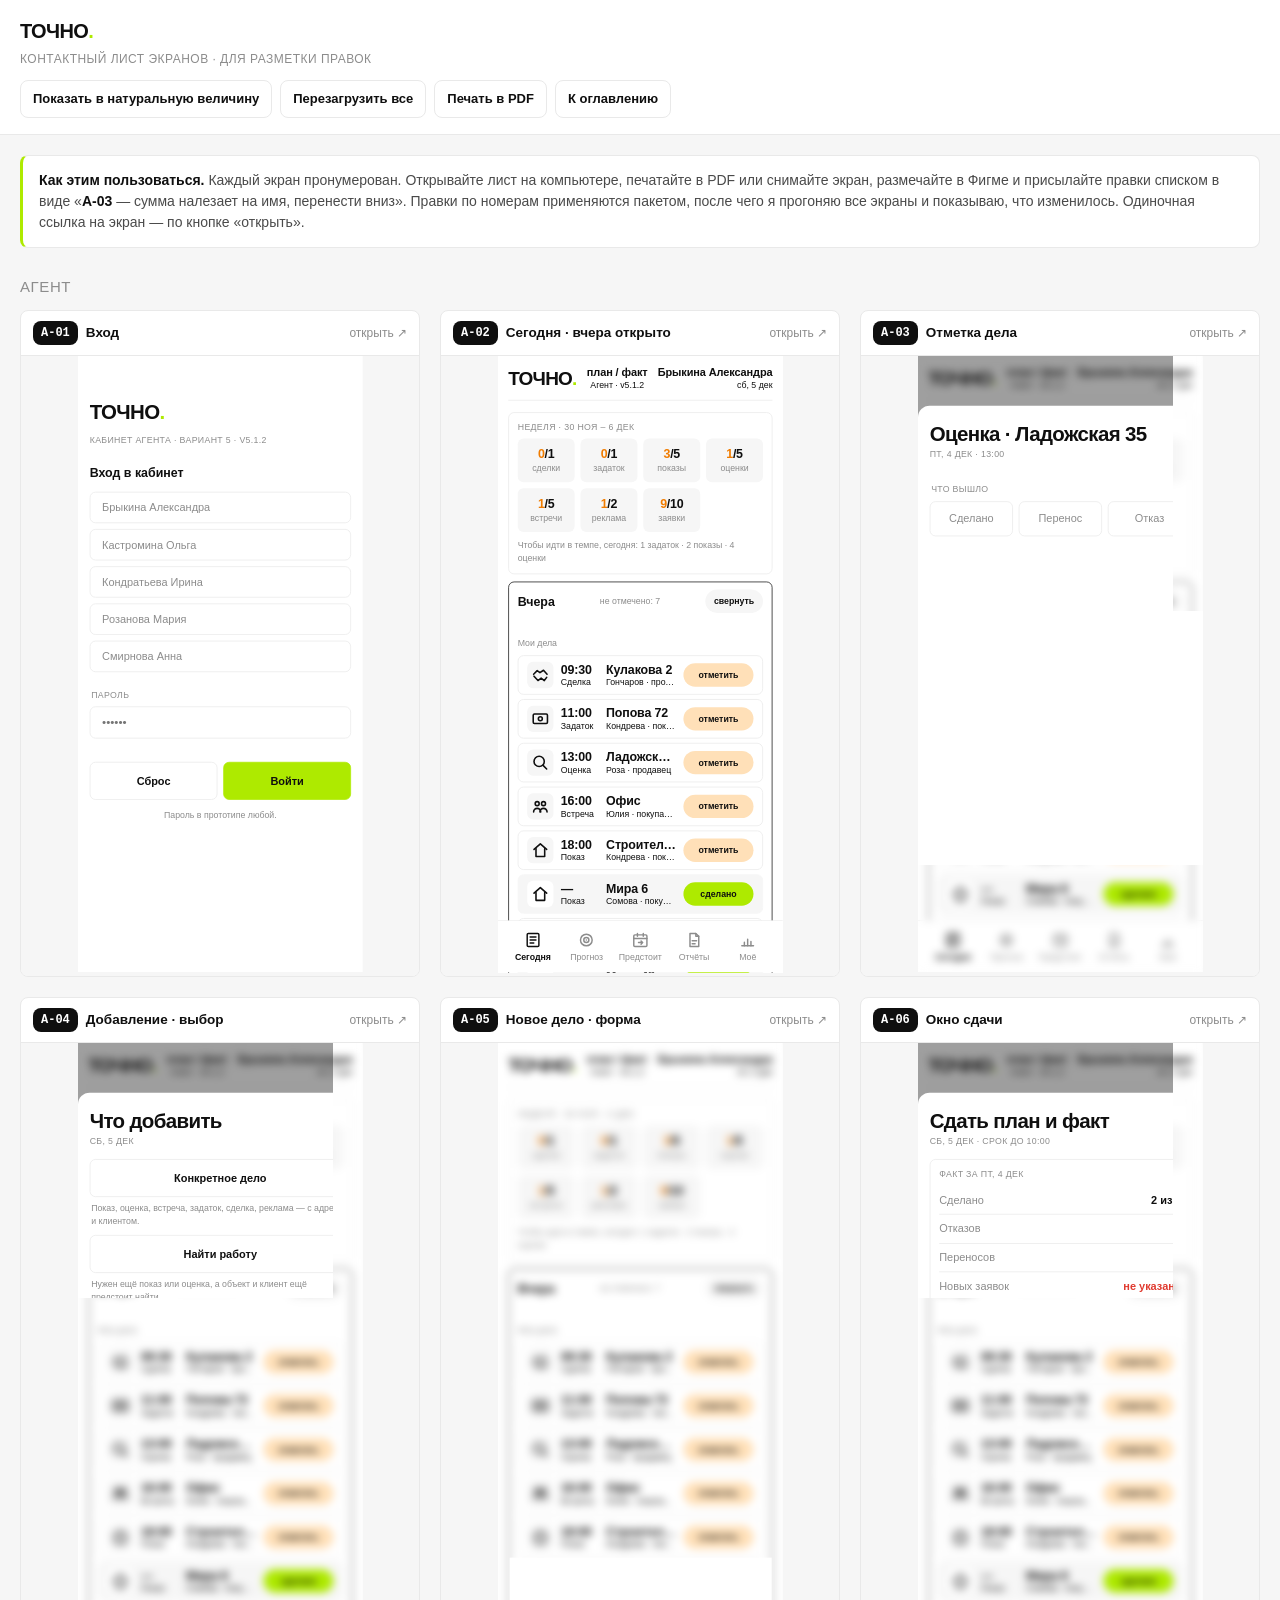
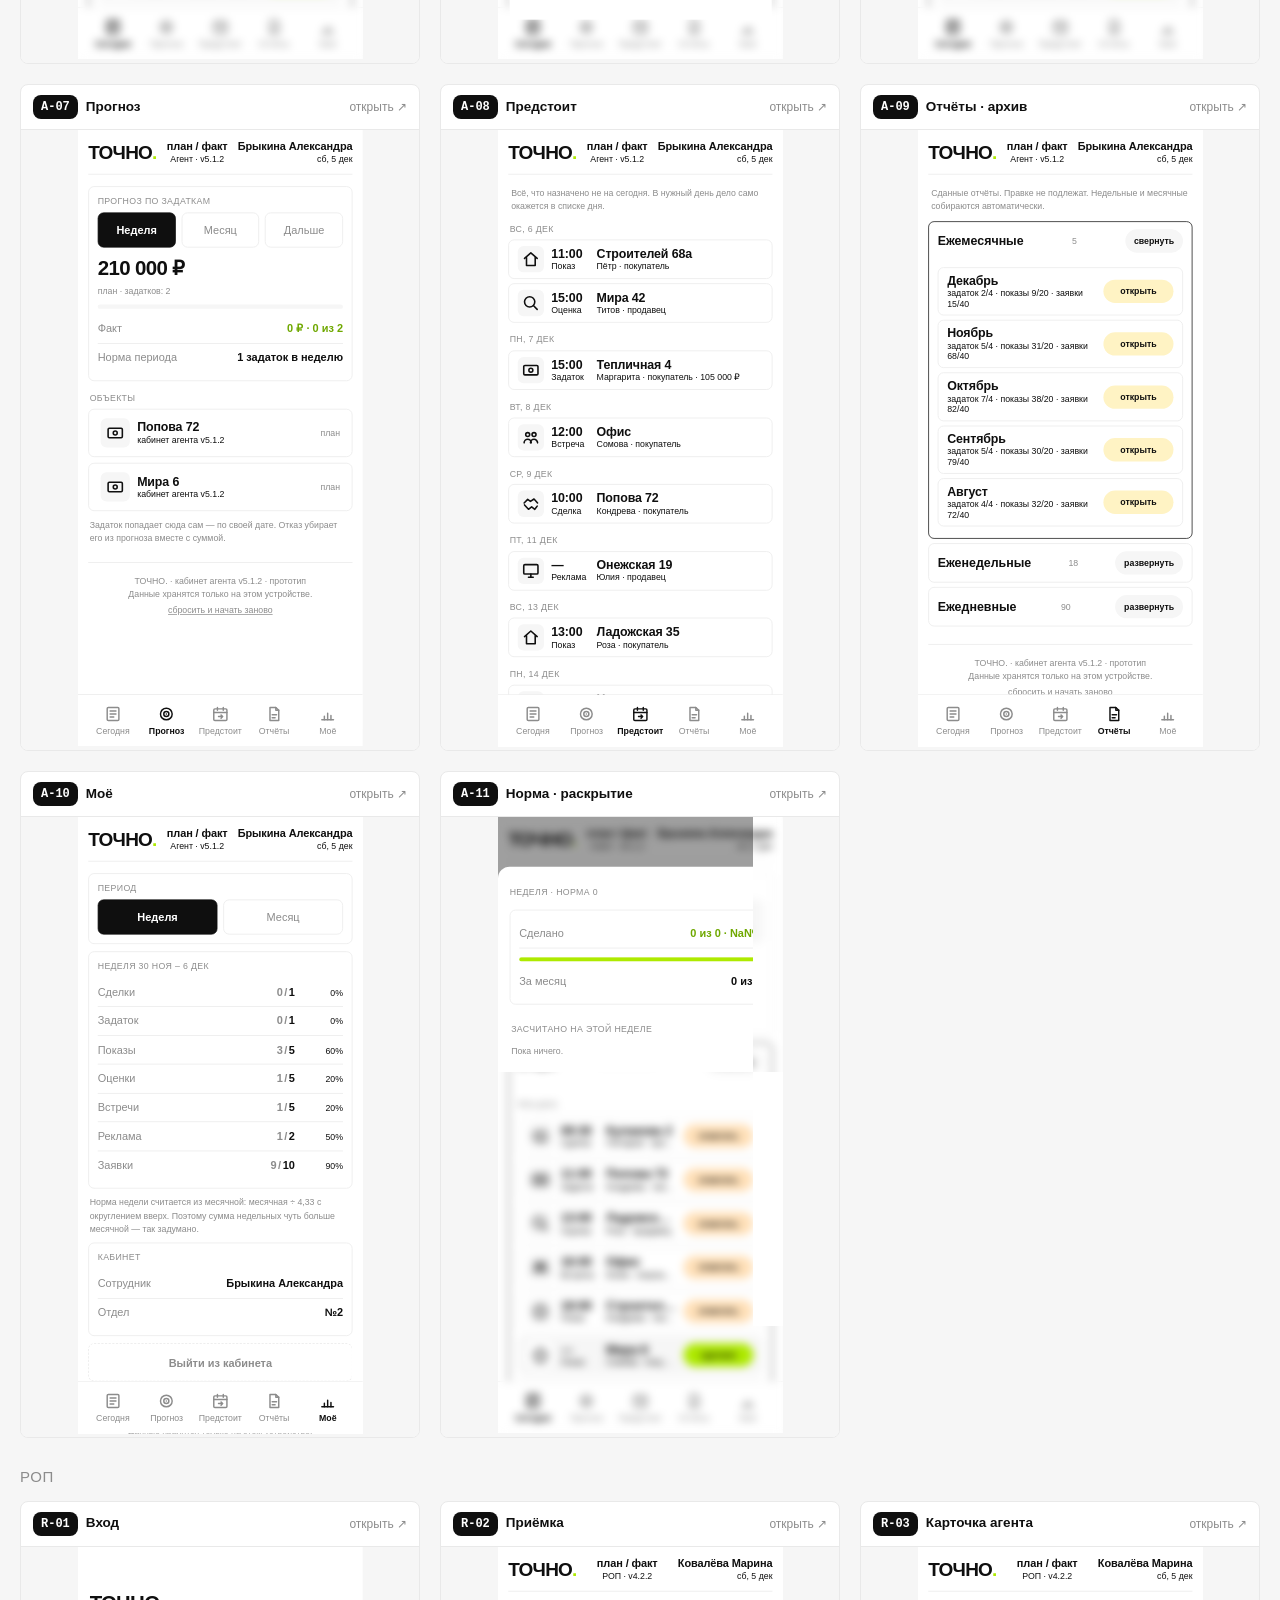
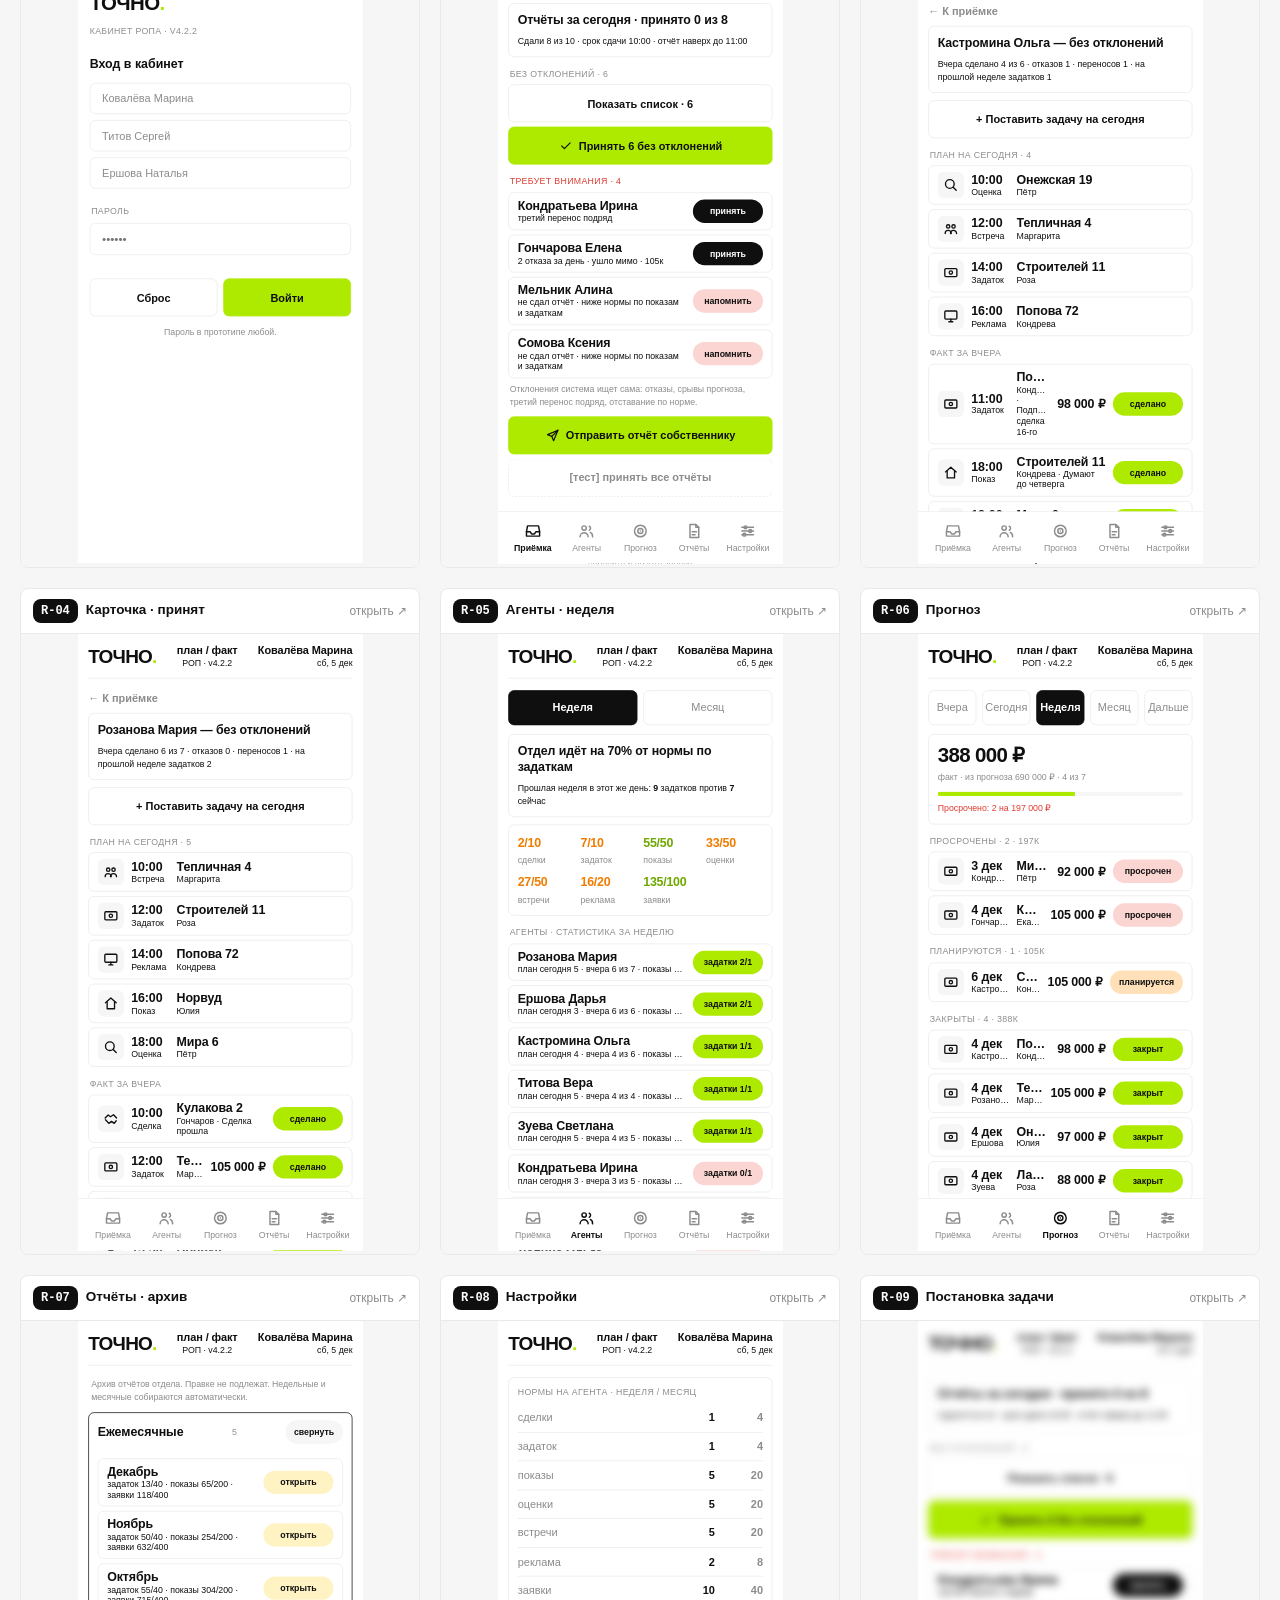
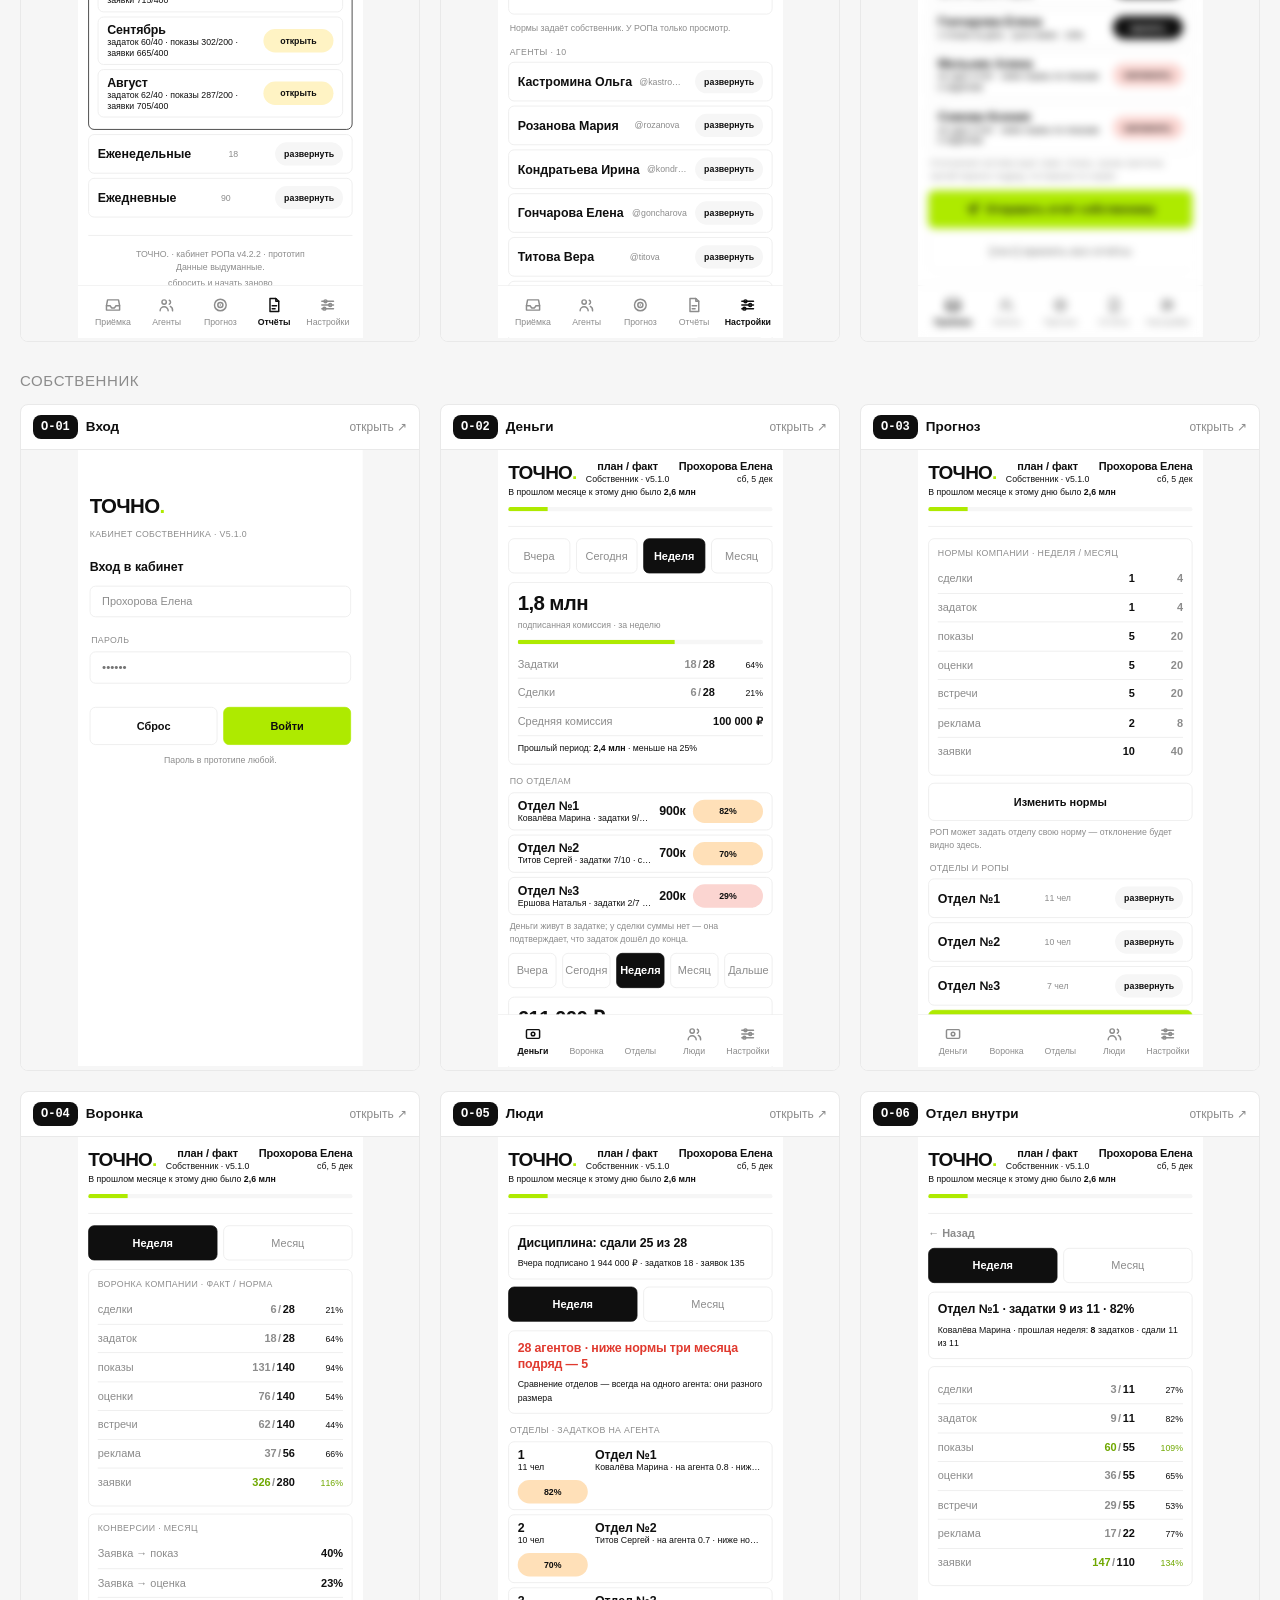
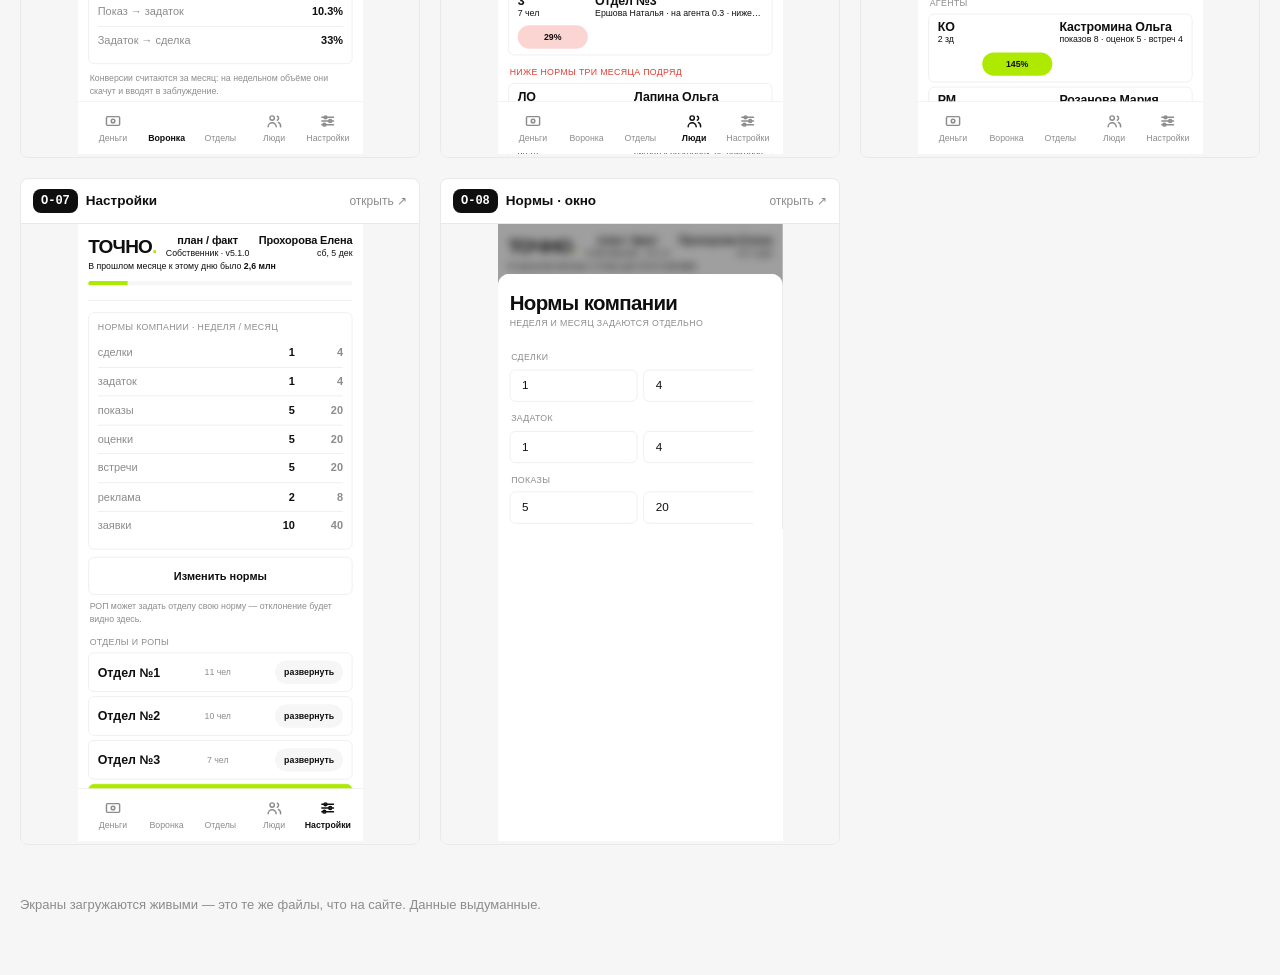
<file: screens.html>
<!DOCTYPE html>
<html lang="ru">
<head>
<meta charset="utf-8">
<meta name="viewport" content="width=device-width, initial-scale=1">
<meta name="color-scheme" content="light">
<title>ТОЧНО. — Контактный лист экранов</title>
<style>
:root{
  --ink:#0F0F0F; --mute:#8C8C8C; --line:#E9E9E9; --soft:#F6F6F6; --bg:#FFFFFF;
  --lime:#AEEA00; --on-lime:#0F0F0F; --alarm:#E03A2F; --r:8px;
  color-scheme:light;
}
*{box-sizing:border-box}
body{margin:0;background:var(--soft);color:var(--ink);
  font-family:-apple-system,BlinkMacSystemFont,"SF Pro Text","Segoe UI",Roboto,Arial,sans-serif;font-size:15px;line-height:1.5}
header{position:sticky;top:0;z-index:5;background:var(--bg);border-bottom:1px solid var(--line);padding:16px 20px}
.mark{font-size:20px;font-weight:600;letter-spacing:-.03em}
.mark i{font-style:normal;color:var(--lime)}
.sub{font-size:12px;color:var(--mute);text-transform:uppercase;letter-spacing:.04em;margin-top:4px}
.tools{display:flex;gap:8px;flex-wrap:wrap;margin-top:12px}
.tools button,.tools a{border:1px solid var(--line);background:var(--bg);color:var(--ink);border-radius:var(--r);
  padding:8px 12px;font-size:13px;font-weight:600;text-decoration:none;cursor:pointer}
.tools button.on{background:var(--ink);color:var(--bg);border-color:var(--ink)}
main{padding:20px}
h2{font-size:15px;letter-spacing:.04em;text-transform:uppercase;color:var(--mute);margin:28px 0 12px;font-weight:400}
.grid{display:grid;grid-template-columns:repeat(auto-fill,minmax(320px,1fr));gap:20px}
.cell{background:var(--bg);border:1px solid var(--line);border-radius:var(--r);overflow:hidden;display:flex;flex-direction:column}
.cap{display:flex;align-items:center;gap:8px;padding:10px 12px;border-bottom:1px solid var(--line)}
.id{font-family:ui-monospace,Menlo,monospace;font-size:12px;font-weight:700;background:var(--ink);color:var(--bg);
  padding:3px 8px;border-radius:var(--r)}
.nm{font-size:13.5px;font-weight:600}
.open{margin-left:auto;font-size:12px;color:var(--mute);text-decoration:none}
.frame{position:relative;background:var(--soft);height:620px;overflow:hidden}
.frame iframe{width:390px;height:844px;border:0;transform:scale(.73);transform-origin:top left;
  position:absolute;left:50%;margin-left:-142px}
body.full .frame{height:844px}
body.full .frame iframe{transform:none;margin-left:-195px}
.note{background:var(--bg);border:1px solid var(--line);border-left:3px solid var(--lime);border-radius:var(--r);
  padding:14px 16px;margin-bottom:18px;font-size:14px;color:#4a4a4a}
.note b{color:var(--ink)}
footer{padding:30px 20px 60px;color:var(--mute);font-size:13px}
</style>
</head>
<body>
<header>
  <div class="mark">ТОЧНО<i>.</i></div>
  <div class="sub">контактный лист экранов · для разметки правок</div>
  <div class="tools">
    <button id="btnSize" onclick="document.body.classList.toggle('full');this.classList.toggle('on')">Показать в натуральную величину</button>
    <button onclick="reloadAll()">Перезагрузить все</button>
    <button onclick="window.print()">Печать в PDF</button>
    <a href="index.html">К оглавлению</a>
  </div>
</header>

<main>
  <div class="note">
    <b>Как этим пользоваться.</b> Каждый экран пронумерован. Открывайте лист на компьютере, печатайте в PDF или снимайте экран, размечайте в Фигме и присылайте правки списком в виде «<b>A-03</b> — сумма налезает на имя, перенести вниз». Правки по номерам применяются пакетом, после чего я прогоняю все экраны и показываю, что изменилось. Одиночная ссылка на экран — по кнопке «открыть».
  </div>

  <h2>Агент</h2>
  <div class="grid" id="gA"></div>


  <h2>РОП</h2>
  <div class="grid" id="gR"></div>

  <h2>Собственник</h2>
  <div class="grid" id="gO"></div>
</main>

<footer>Экраны загружаются живыми — это те же файлы, что на сайте. Данные выдуманные.</footer>

<script>
var SCREENS={
  gA:[
    ['A-01','Вход',                 'agent5.html'],
    ['A-02','Сегодня · вчера открыто','agent5.html#screen=today'],
    ['A-03','Отметка дела',          'agent5.html#screen=today&fn=openTask&arg=2'],
    ['A-04','Добавление · выбор',    'agent5.html#screen=today&sheet=openPick'],
    ['A-05','Новое дело · форма',    'agent5.html#screen=today&fn=openAdd&arg=0'],
    ['A-06','Окно сдачи',            'agent5.html#screen=today&sheet=openSubmit'],
    ['A-07','Прогноз',               'agent5.html#screen=fc'],
    ['A-08','Предстоит',             'agent5.html#screen=fut'],
    ['A-09','Отчёты · архив',        'agent5.html#screen=past'],
    ['A-10','Моё',                   'agent5.html#screen=me'],
    ['A-11','Норма · раскрытие',     'agent5.html#screen=today&fn=openNorm&arg=0']
  ],
  gR:[
    ['R-01','Вход',                  'rop.html'],
    ['R-02','Приёмка',               'rop.html#screen=inbox'],
    ['R-03','Карточка агента',       'rop.html#screen=inbox&agent=1'],
    ['R-04','Карточка · принят',     'rop.html#screen=inbox&agent=2'],
    ['R-05','Агенты · неделя',       'rop.html#screen=team'],
    ['R-06','Прогноз',               'rop.html#screen=fc'],
    ['R-07','Отчёты · архив',        'rop.html#screen=rep'],
    ['R-08','Настройки',             'rop.html#screen=set'],
    ['R-09','Постановка задачи',     'rop.html#screen=inbox&sheet=openTask']
  ],
  gO:[
    ['O-01','Вход',        'vladelec.html'],
    ['O-02','Деньги',      'vladelec.html#screen=money'],
    ['O-03','Прогноз',     'vladelec.html#screen=fc'],
    ['O-04','Воронка',     'vladelec.html#screen=funnel'],
    ['O-05','Люди',        'vladelec.html#screen=people'],
    ['O-06','Отдел внутри','vladelec.html#screen=people&fn=openDep&arg=1'],
    ['O-07','Настройки',   'vladelec.html#screen=set'],
    ['O-08','Нормы · окно','vladelec.html#screen=set&sheet=openNorms']
  ]
};
function build(){
  for(var g in SCREENS){
    var box=document.getElementById(g), html='';
    SCREENS[g].forEach(function(s){
      html+='<div class="cell"><div class="cap"><span class="id">'+s[0]+'</span>'+
        '<span class="nm">'+s[1]+'</span>'+
        '<a class="open" href="'+s[2]+'" target="_blank">открыть ↗</a></div>'+
        '<div class="frame"><iframe loading="lazy" src="'+s[2]+'"></iframe></div></div>';
    });
    box.innerHTML=html;
  }
}
function reloadAll(){ document.querySelectorAll('iframe').forEach(function(f){ var s=f.src; f.src='about:blank'; setTimeout(function(){ f.src=s; },50); }); }
build();
</script>
</body>
</html>
</file>
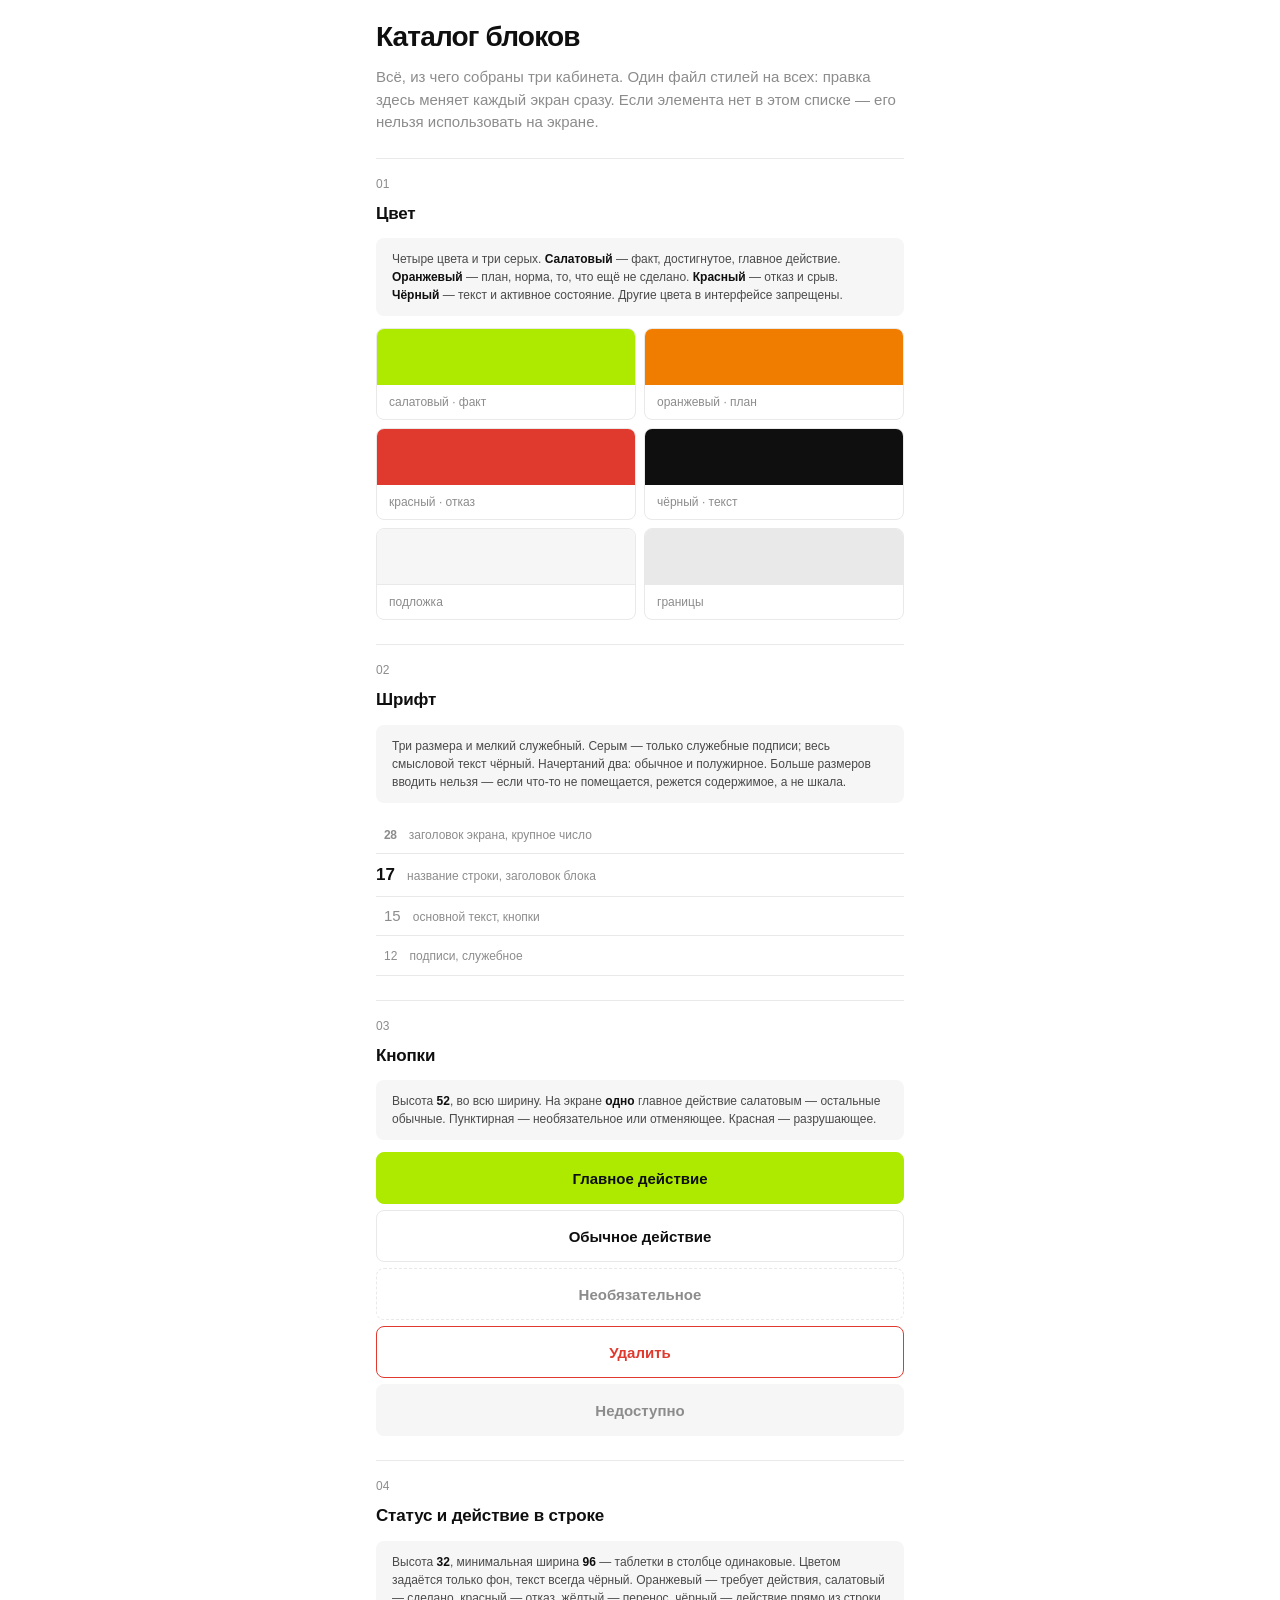
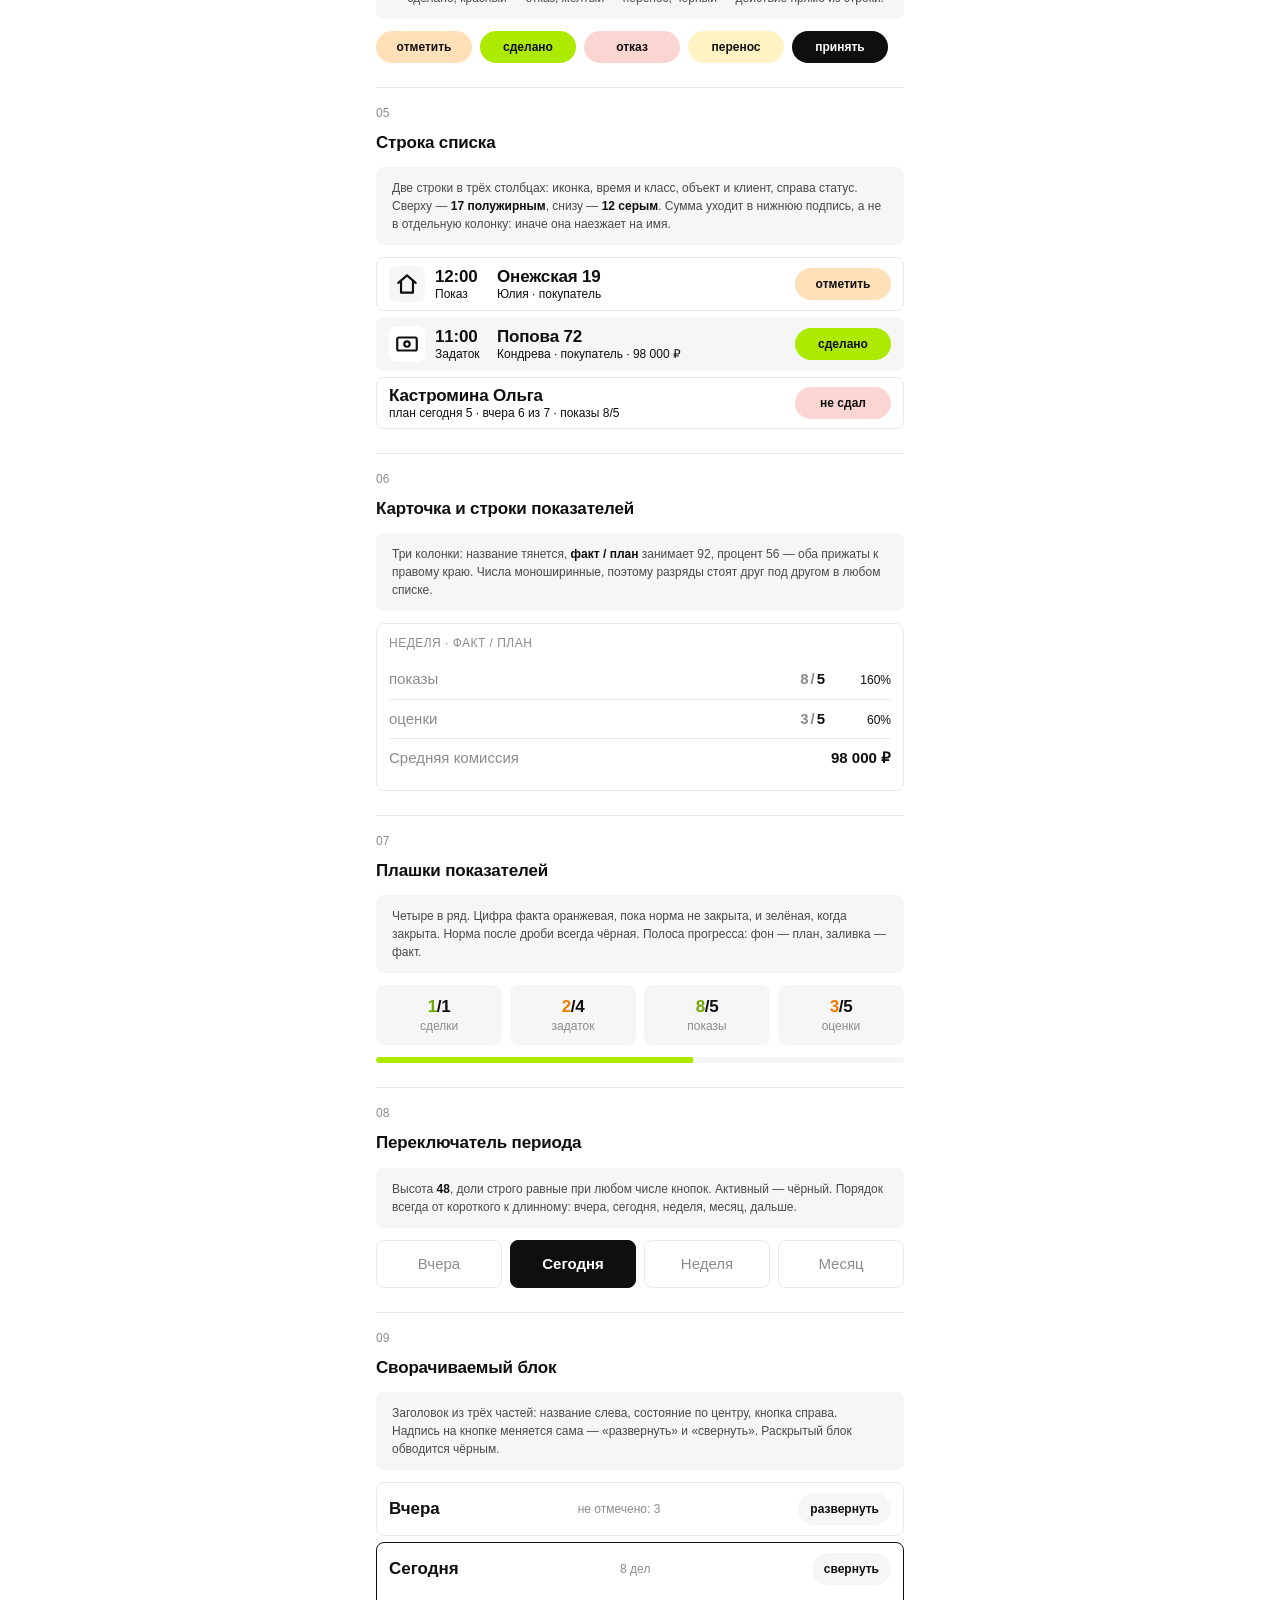
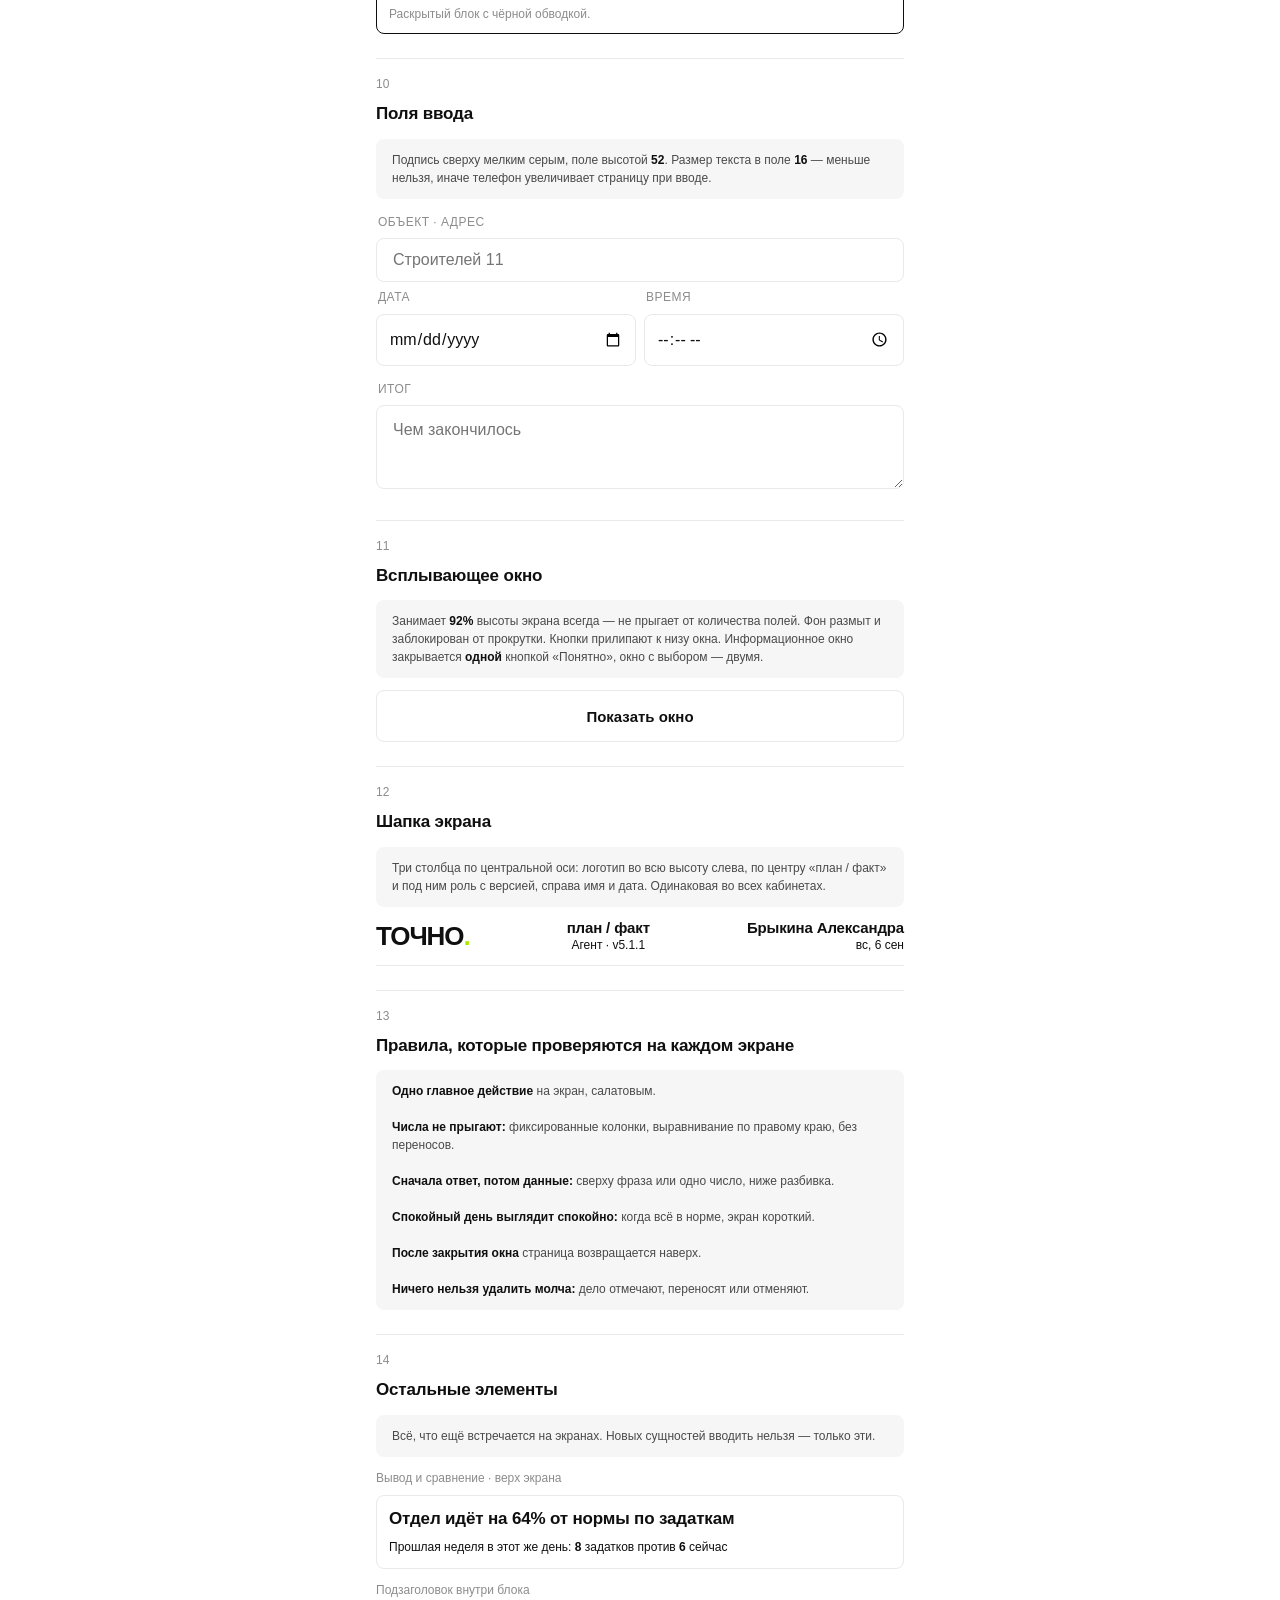
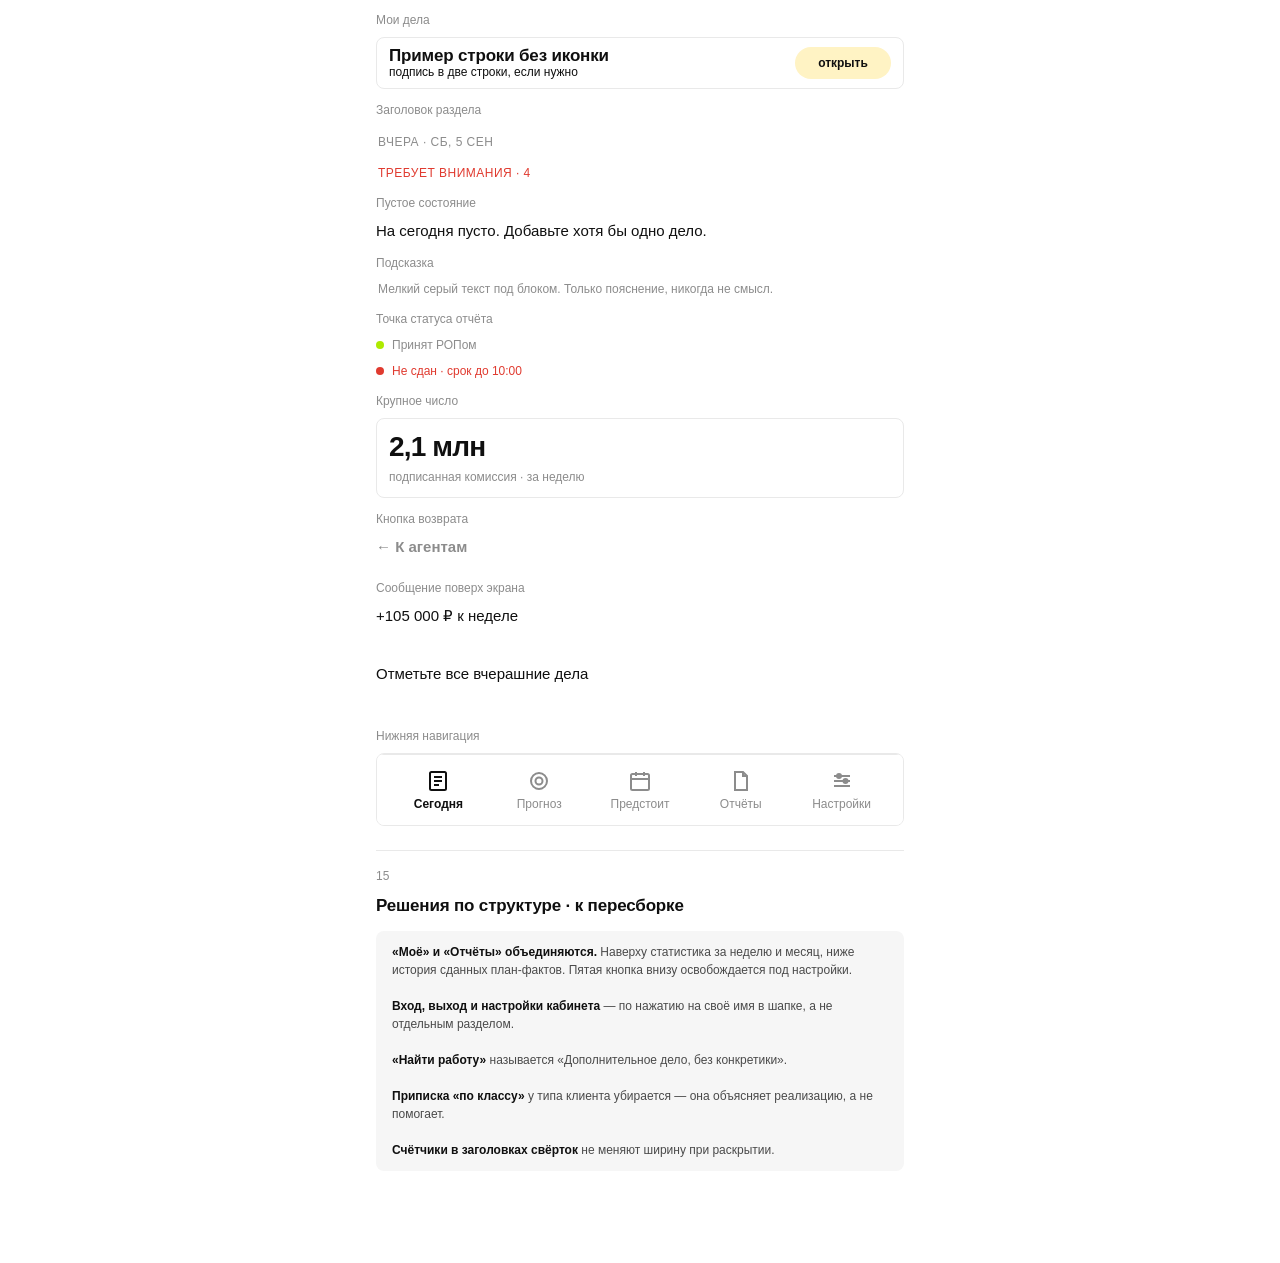
<file: ui.html>
<!DOCTYPE html>
<html lang="ru">
<head>
<meta charset="utf-8">
<meta name="viewport" content="width=device-width, initial-scale=1, viewport-fit=cover">
<meta name="color-scheme" content="light">
<title>ТОЧНО. — Каталог блоков</title>
<link rel="stylesheet" href="styles.css">
<style>
/* только для этой страницы: подписи и раскладка каталога */
.kit{max-width:560px;margin:0 auto;padding:var(--s4) var(--s4) 80px}
.kit h1{font-size:var(--t1);font-weight:600;letter-spacing:-.03em;margin:0 0 var(--s2)}
.kit .lead{color:var(--mute);font-size:var(--t3);margin:0 0 var(--s5)}
.blk{border-top:1px solid var(--line);padding-top:var(--s4);margin-top:var(--s5)}
.blk .code{font-size:var(--t4);color:var(--mute);margin-bottom:var(--s2)}
.blk h2{font-size:var(--t2);font-weight:600;letter-spacing:-.01em;margin:0 0 var(--s2)}
.rule{background:var(--soft);border-radius:var(--r);padding:var(--s3) var(--s4);font-size:var(--t4);color:#4a4a4a;margin:var(--s3) 0}
.rule b{color:var(--ink)}
.demo{margin:var(--s3) 0}
.swatch{display:grid;grid-template-columns:repeat(2,1fr);gap:var(--s2)}
.sw{border:1px solid var(--line);border-radius:var(--r);overflow:hidden}
.sw i{display:block;height:56px}
.sw span{display:block;padding:var(--s2) var(--s3);font-size:var(--t4);color:var(--mute)}
.scale div{border-bottom:1px solid var(--line);padding:var(--s2) 0}
.scale span{font-size:var(--t4);color:var(--mute);margin-left:var(--s2)}
</style>
</head>
<body>
<div class="kit">

  <h1>Каталог блоков</h1>
  <p class="lead">Всё, из чего собраны три кабинета. Один файл стилей на всех: правка здесь меняет каждый экран сразу. Если элемента нет в этом списке — его нельзя использовать на экране.</p>

  <!-- ЦВЕТ -->
  <div class="blk">
    <div class="code">01</div>
    <h2>Цвет</h2>
    <div class="rule">Четыре цвета и три серых. <b>Салатовый</b> — факт, достигнутое, главное действие. <b>Оранжевый</b> — план, норма, то, что ещё не сделано. <b>Красный</b> — отказ и срыв. <b>Чёрный</b> — текст и активное состояние. Другие цвета в интерфейсе запрещены.</div>
    <div class="swatch">
      <div class="sw"><i style="background:var(--lime)"></i><span>салатовый · факт</span></div>
      <div class="sw"><i style="background:var(--plan)"></i><span>оранжевый · план</span></div>
      <div class="sw"><i style="background:var(--alarm)"></i><span>красный · отказ</span></div>
      <div class="sw"><i style="background:var(--ink)"></i><span>чёрный · текст</span></div>
      <div class="sw"><i style="background:var(--soft);border-bottom:1px solid var(--line)"></i><span>подложка</span></div>
      <div class="sw"><i style="background:var(--line)"></i><span>границы</span></div>
    </div>
  </div>

  <!-- ШРИФТ -->
  <div class="blk">
    <div class="code">02</div>
    <h2>Шрифт</h2>
    <div class="rule">Три размера и мелкий служебный. Серым — только служебные подписи; весь смысловой текст чёрный. Начертаний два: обычное и полужирное. Больше размеров вводить нельзя — если что-то не помещается, режется содержимое, а не шкала.</div>
    <div class="scale">
      <div><span class="t1" style="display:inline">28</span> <span>заголовок экрана, крупное число</span></div>
      <div><b style="font-size:var(--t2)">17</b> <span>название строки, заголовок блока</span></div>
      <div><span style="font-size:var(--t3)">15</span> <span>основной текст, кнопки</span></div>
      <div><span style="font-size:var(--t4);color:var(--mute)">12</span> <span>подписи, служебное</span></div>
    </div>
  </div>

  <!-- КНОПКИ -->
  <div class="blk">
    <div class="code">03</div>
    <h2>Кнопки</h2>
    <div class="rule">Высота <b>52</b>, во всю ширину. На экране <b>одно</b> главное действие салатовым — остальные обычные. Пунктирная — необязательное или отменяющее. Красная — разрушающее.</div>
    <div class="demo">
      <button class="btn pri">Главное действие</button>
      <button class="btn">Обычное действие</button>
      <button class="btn ghost">Необязательное</button>
      <button class="btn warn">Удалить</button>
      <button class="btn" disabled>Недоступно</button>
    </div>
  </div>

  <!-- СТАТУС-ТАБЛЕТКИ -->
  <div class="blk">
    <div class="code">04</div>
    <h2>Статус и действие в строке</h2>
    <div class="rule">Высота <b>32</b>, минимальная ширина <b>96</b> — таблетки в столбце одинаковые. Цветом задаётся только фон, текст всегда чёрный. Оранжевый — требует действия, салатовый — сделано, красный — отказ, жёлтый — перенос, чёрный — действие прямо из строки.</div>
    <div class="demo" style="display:flex;gap:8px;flex-wrap:wrap">
      <span class="st wait">отметить</span>
      <span class="st ok">сделано</span>
      <span class="st no">отказ</span>
      <span class="st mv">перенос</span>
      <button class="st act">принять</button>
    </div>
  </div>

  <!-- СТРОКА -->
  <div class="blk">
    <div class="code">05</div>
    <h2>Строка списка</h2>
    <div class="rule">Две строки в трёх столбцах: иконка, время и класс, объект и клиент, справа статус. Сверху — <b>17 полужирным</b>, снизу — <b>12 серым</b>. Сумма уходит в нижнюю подпись, а не в отдельную колонку: иначе она наезжает на имя.</div>
    <div class="demo">
      <button class="task">
        <div class="ic"><svg viewBox="0 0 24 24" width="26" height="26" fill="none" stroke="currentColor" stroke-width="2" stroke-linecap="round" stroke-linejoin="round"><path d="M4 11 12 4l8 7"/><path d="M6.5 10v10h11V10"/></svg></div>
        <div class="c"><b>12:00</b><span>Показ</span></div>
        <div class="c"><b>Онежская 19</b><span>Юлия · покупатель</span></div>
        <div class="r"><span class="st wait">отметить</span></div>
      </button>
      <div class="task done">
        <div class="ic"><svg viewBox="0 0 24 24" width="26" height="26" fill="none" stroke="currentColor" stroke-width="2" stroke-linecap="round" stroke-linejoin="round"><rect x="3" y="6" width="18" height="12" rx="1.5"/><circle cx="12" cy="12" r="2.5"/></svg></div>
        <div class="c"><b>11:00</b><span>Задаток</span></div>
        <div class="c"><b>Попова 72</b><span>Кондрева · покупатель · 98 000 ₽</span></div>
        <div class="r"><span class="st ok">сделано</span></div>
      </div>
      <div class="task noic">
        <div class="c"><b>Кастромина Ольга</b><span class="wrap">план сегодня 5 · вчера 6 из 7 · показы 8/5</span></div>
        <div class="r"><span class="st no">не сдал</span></div>
      </div>
    </div>
  </div>

  <!-- КАРТОЧКА -->
  <div class="blk">
    <div class="code">06</div>
    <h2>Карточка и строки показателей</h2>
    <div class="rule">Три колонки: название тянется, <b>факт / план</b> занимает 92, процент 56 — оба прижаты к правому краю. Числа моноширинные, поэтому разряды стоят друг под другом в любом списке.</div>
    <div class="demo">
      <div class="card">
        <span class="t">Неделя · факт / план</span>
        <div class="kv"><span>показы</span><span class="pf"><span class="f">8</span><span class="sl">/</span><span class="p">5</span></span><span class="pct">160%</span></div>
        <div class="kv"><span>оценки</span><span class="pf"><span class="f">3</span><span class="sl">/</span><span class="p">5</span></span><span class="pct">60%</span></div>
        <div class="kv two"><span>Средняя комиссия</span><b>98 000 ₽</b></div>
      </div>
    </div>
  </div>

  <!-- ПОКАЗАТЕЛИ -->
  <div class="blk">
    <div class="code">07</div>
    <h2>Плашки показателей</h2>
    <div class="rule">Четыре в ряд. Цифра факта оранжевая, пока норма не закрыта, и зелёная, когда закрыта. Норма после дроби всегда чёрная. Полоса прогресса: фон — план, заливка — факт.</div>
    <div class="demo">
      <div class="nrow">
        <button><b class="good">1<span class="n">/1</span></b><span>сделки</span></button>
        <button><b>2<span class="n">/4</span></b><span>задаток</span></button>
        <button><b class="good">8<span class="n">/5</span></b><span>показы</span></button>
        <button><b>3<span class="n">/5</span></b><span>оценки</span></button>
      </div>
      <div class="bar" style="margin-top:12px"><i style="width:60%"></i></div>
    </div>
  </div>

  <!-- ПЕРЕКЛЮЧАТЕЛИ -->
  <div class="blk">
    <div class="code">08</div>
    <h2>Переключатель периода</h2>
    <div class="rule">Высота <b>48</b>, доли строго равные при любом числе кнопок. Активный — чёрный. Порядок всегда от короткого к длинному: вчера, сегодня, неделя, месяц, дальше.</div>
    <div class="demo">
      <div class="seg" style="grid-template-columns:repeat(4,1fr)">
        <button class="chip">Вчера</button>
        <button class="chip on">Сегодня</button>
        <button class="chip">Неделя</button>
        <button class="chip">Месяц</button>
      </div>
    </div>
  </div>

  <!-- СВЁРТКИ -->
  <div class="blk">
    <div class="code">09</div>
    <h2>Сворачиваемый блок</h2>
    <div class="rule">Заголовок из трёх частей: название слева, состояние по центру, кнопка справа. Надпись на кнопке меняется сама — «развернуть» и «свернуть». Раскрытый блок обводится чёрным.</div>
    <div class="demo">
      <details>
        <summary><span>Вчера</span><span class="cnt">не отмечено: 3</span><span class="arw"></span></summary>
        <div class="dbody"><div class="hint" style="margin:0">Содержимое блока.</div></div>
      </details>
      <details open>
        <summary><span>Сегодня</span><span class="cnt">8 дел</span><span class="arw"></span></summary>
        <div class="dbody"><div class="hint" style="margin:0">Раскрытый блок с чёрной обводкой.</div></div>
      </details>
    </div>
  </div>

  <!-- ПОЛЯ -->
  <div class="blk">
    <div class="code">10</div>
    <h2>Поля ввода</h2>
    <div class="rule">Подпись сверху мелким серым, поле высотой <b>52</b>. Размер текста в поле <b>16</b> — меньше нельзя, иначе телефон увеличивает страницу при вводе.</div>
    <div class="demo">
      <span class="lbl">Объект · адрес</span>
      <input placeholder="Строителей 11">
      <div class="row2" style="margin-top:8px">
        <div><span class="lbl" style="margin-top:0">Дата</span><input type="date"></div>
        <div><span class="lbl" style="margin-top:0">Время</span><input type="time"></div>
      </div>
      <span class="lbl">Итог</span>
      <textarea placeholder="Чем закончилось"></textarea>
    </div>
  </div>

  <!-- ШТОРКА -->
  <div class="blk">
    <div class="code">11</div>
    <h2>Всплывающее окно</h2>
    <div class="rule">Занимает <b>92%</b> высоты экрана всегда — не прыгает от количества полей. Фон размыт и заблокирован от прокрутки. Кнопки прилипают к низу окна. Информационное окно закрывается <b>одной</b> кнопкой «Понятно», окно с выбором — двумя.</div>
    <div class="demo">
      <button class="btn" onclick="demoSheet()">Показать окно</button>
    </div>
  </div>

  <!-- ЗАГОЛОВКИ -->
  <div class="blk">
    <div class="code">12</div>
    <h2>Шапка экрана</h2>
    <div class="rule">Три столбца по центральной оси: логотип во всю высоту слева, по центру «план / факт» и под ним роль с версией, справа имя и дата. Одинаковая во всех кабинетах.</div>
    <div class="demo">
      <div class="hdr"><div class="row">
        <div class="col brand">ТОЧНО<i>.</i></div>
        <div class="col mid"><div class="top">план / факт</div><div class="bot">Агент · v5.1.1</div></div>
        <div class="col end"><div class="top">Брыкина Александра</div><div class="bot">вс, 6 сен</div></div>
      </div></div>
    </div>
  </div>

  <!-- ПРАВИЛА -->
  <div class="blk">
    <div class="code">13</div>
    <h2>Правила, которые проверяются на каждом экране</h2>
    <div class="rule">
      <b>Одно главное действие</b> на экран, салатовым.<br><br>
      <b>Числа не прыгают:</b> фиксированные колонки, выравнивание по правому краю, без переносов.<br><br>
      <b>Сначала ответ, потом данные:</b> сверху фраза или одно число, ниже разбивка.<br><br>
      <b>Спокойный день выглядит спокойно:</b> когда всё в норме, экран короткий.<br><br>
      <b>После закрытия окна</b> страница возвращается наверх.<br><br>
      <b>Ничего нельзя удалить молча:</b> дело отмечают, переносят или отменяют.
    </div>
  </div>


  <!-- ДОПОЛНИТЕЛЬНЫЕ ЭЛЕМЕНТЫ -->
  <div class="blk">
    <div class="code">14</div>
    <h2>Остальные элементы</h2>
    <div class="rule">Всё, что ещё встречается на экранах. Новых сущностей вводить нельзя — только эти.</div>

    <div class="sublbl">Вывод и сравнение · верх экрана</div>
    <div class="card">
      <div class="verdict">Отдел идёт на 64% от нормы по задаткам</div>
      <div class="cmp">Прошлая неделя в этот же день: <b>8</b> задатков против <b>6</b> сейчас</div>
    </div>

    <div class="sublbl">Подзаголовок внутри блока</div>
    <div class="sublbl">Мои дела</div>
    <div class="task noic"><div class="c"><b>Пример строки без иконки</b><span class="wrap">подпись в две строки, если нужно</span></div><div class="r"><span class="st mv">открыть</span></div></div>

    <div class="sublbl">Заголовок раздела</div>
    <div class="sec">Вчера · сб, 5 сен</div>
    <div class="sec warn">Требует внимания · 4</div>

    <div class="sublbl">Пустое состояние</div>
    <div class="empty">На сегодня пусто. Добавьте хотя бы одно дело.</div>

    <div class="sublbl">Подсказка</div>
    <div class="hint">Мелкий серый текст под блоком. Только пояснение, никогда не смысл.</div>

    <div class="sublbl">Точка статуса отчёта</div>
    <div class="status"><span class="dm ok"></span>Принят РОПом</div>
    <div class="status alarm"><span class="dm no"></span>Не сдан · срок до 10:00</div>

    <div class="sublbl">Крупное число</div>
    <div class="card"><div class="big">2,1 млн<small>подписанная комиссия · за неделю</small></div></div>

    <div class="sublbl">Кнопка возврата</div>
    <button class="back">← К агентам</button>

    <div class="sublbl">Сообщение поверх экрана</div>
    <div style="position:relative;height:52px;overflow:hidden;border-radius:var(--r)">
      <div class="flash" style="position:absolute">+105 000 ₽ к неделе</div>
    </div>
    <div style="position:relative;height:52px;overflow:hidden;border-radius:var(--r);margin-top:6px">
      <div class="flash bad" style="position:absolute">Отметьте все вчерашние дела</div>
    </div>

    <div class="sublbl">Нижняя навигация</div>
    <div style="position:relative;border:1px solid var(--line);border-radius:var(--r);overflow:hidden">
      <div class="bottom" style="position:static"><div class="in"><div class="nav">
        <button class="on"><b><svg viewBox="0 0 24 24" width="24" height="24" fill="none" stroke="currentColor" stroke-width="2"><rect x="4" y="3" width="16" height="18" rx="1.5"/><path d="M8 8h8M8 12h8M8 16h5"/></svg></b>Сегодня</button>
        <button><b><svg viewBox="0 0 24 24" width="24" height="24" fill="none" stroke="currentColor" stroke-width="2"><circle cx="12" cy="12" r="8"/><circle cx="12" cy="12" r="3.5"/></svg></b>Прогноз</button>
        <button><b><svg viewBox="0 0 24 24" width="24" height="24" fill="none" stroke="currentColor" stroke-width="2"><rect x="3" y="5" width="18" height="16" rx="1.5"/><path d="M3 10h18M8 3v4M16 3v4"/></svg></b>Предстоит</button>
        <button><b><svg viewBox="0 0 24 24" width="24" height="24" fill="none" stroke="currentColor" stroke-width="2"><path d="M6 3h8l4 4v14H6z"/><path d="M14 3v4h4"/></svg></b>Отчёты</button>
        <button><b><svg viewBox="0 0 24 24" width="24" height="24" fill="none" stroke="currentColor" stroke-width="2"><path d="M4 7h16M4 12h16M4 17h16"/><circle cx="9" cy="7" r="2"/><circle cx="15.5" cy="12" r="2"/></svg></b>Настройки</button>
      </div></div></div>
    </div>
  </div>

  <!-- РЕШЕНИЯ -->
  <div class="blk">
    <div class="code">15</div>
    <h2>Решения по структуре · к пересборке</h2>
    <div class="rule">
      <b>«Моё» и «Отчёты» объединяются.</b> Наверху статистика за неделю и месяц, ниже история сданных план-фактов. Пятая кнопка внизу освобождается под настройки.<br><br>
      <b>Вход, выход и настройки кабинета</b> — по нажатию на своё имя в шапке, а не отдельным разделом.<br><br>
      <b>«Найти работу»</b> называется «Дополнительное дело, без конкретики».<br><br>
      <b>Приписка «по классу»</b> у типа клиента убирается — она объясняет реализацию, а не помогает.<br><br>
      <b>Счётчики в заголовках свёрток</b> не меняют ширину при раскрытии.
    </div>
  </div>
</div>

<div class="ovl" id="ovl" onclick="if(event.target===this)closeSheet()"><div class="sheet" id="sheet"></div></div>
<script>
function demoSheet(){
  document.getElementById('sheet').innerHTML=
    '<h3>Пример окна</h3><span class="sh">подзаголовок</span>'+
    '<div class="card"><div class="kv two"><span>Показатель</span><b>значение</b></div>'+
    '<div class="kv two"><span>Ещё показатель</span><b class="g">хорошо</b></div></div>'+
    '<span class="lbl">Поле</span><input placeholder="Ввод">'+
    '<div class="sbtn"><button class="btn" onclick="closeSheet()">Отмена</button>'+
    '<button class="btn pri" onclick="closeSheet()">Сохранить</button></div>';
  document.getElementById('ovl').classList.add('on'); document.body.classList.add('locked');
}
function closeSheet(){ document.getElementById('ovl').classList.remove('on'); document.body.classList.remove('locked'); }
</script>
</body>
</html>
</file>
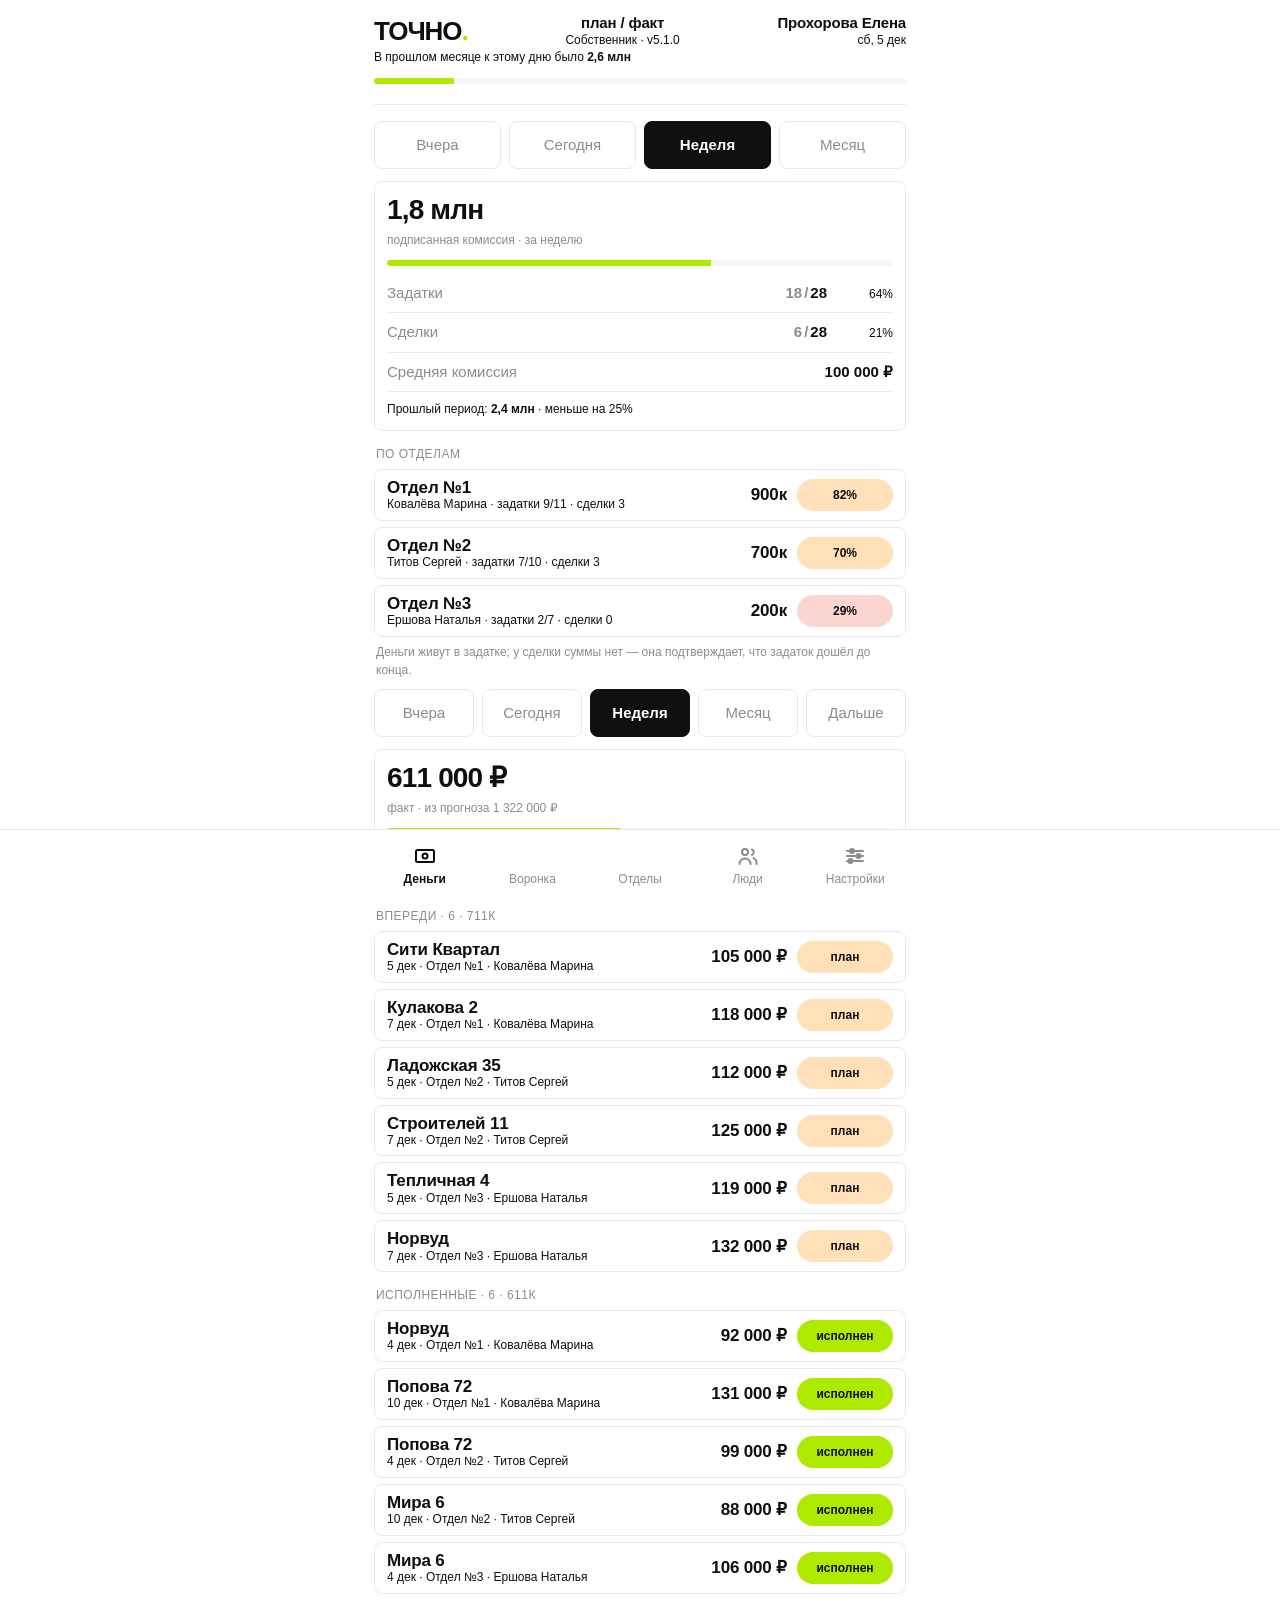
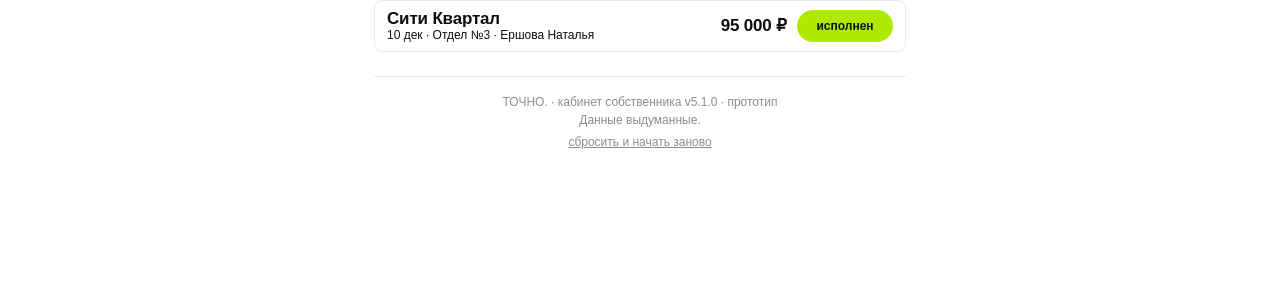
<file: vladelec.html>
<!DOCTYPE html>
<html lang="ru">
<head>
<meta charset="utf-8">
<meta name="viewport" content="width=device-width, initial-scale=1, viewport-fit=cover">
<meta name="color-scheme" content="light">
<meta http-equiv="Cache-Control" content="no-store, no-cache, must-revalidate">
<title>ТОЧНО. — Кабинет собственника</title>
<link rel="stylesheet" href="styles.css">

</head>
<body>
<div id="root"></div>
<div class="ovl" id="ovl" onclick="if(event.target===this)closeSheet()"><div class="sheet" id="sheet"></div></div>
<script>
var IC={
users:'<circle cx="9" cy="8" r="3"/><path d="M3.5 20a5.5 5.5 0 0 1 11 0"/><path d="M16 5.5a3 3 0 0 1 0 5.5"/><path d="M17.5 14a6 6 0 0 1 3 6"/>',
money:'<rect x="3" y="6" width="18" height="12" rx="1.5"/><circle cx="12" cy="12" r="2.5"/>',
doc:'<path d="M6 3h8l4 4v14H6z"/><path d="M14 3v4h4"/><path d="M9 13h6M9 17h4"/>',
tune:'<path d="M4 7h16M4 12h16M4 17h16"/><circle cx="9" cy="7" r="2"/><circle cx="15.5" cy="12" r="2"/><circle cx="7.5" cy="17" r="2"/>',
ok:'<path d="M5 12.5l4.5 4.5L19 7.5"/>'
};
function ic(n,s){ s=s||22; return '<svg viewBox="0 0 24 24" width="'+s+'" height="'+s+'" fill="none" stroke="currentColor" stroke-width="2" stroke-linecap="round" stroke-linejoin="round" style="display:block">'+(IC[n]||'')+'</svg>'; }
var KEY='topf-owner-v41', mem=null;
function save(){ var s=JSON.stringify(state); try{ localStorage.setItem(KEY,s);}catch(e){ mem=s; } }
function load(){ var s=null; try{ s=localStorage.getItem(KEY);}catch(e){ s=mem; } if(!s)s=mem; if(!s) return null; try{ return JSON.parse(s);}catch(e){ return null; } }
var NK=[{k:'sdelka',l:'сделки'},{k:'pd',l:'задаток'},{k:'pokaz',l:'показы'},{k:'ocenka',l:'оценки'},{k:'vstr',l:'встречи'},{k:'rekl',l:'реклама'},{k:'leads',l:'заявки'}];
function money(n){ return Number(n||0).toLocaleString('ru-RU')+' ₽'; }
function mln(n){ return (n/1000000).toFixed(1).replace('.',',')+' млн'; }
function kk(n){ return Math.round(n/1000)+'к'; }
function pf(f,n){
  var cls = f>=n ? 'f over' : 'f';
  return '<span class="pf"><span class="'+cls+'">'+f+'</span><span class="sl">/</span><span class="p">'+n+'</span></span>';
}
function pct(f,n){ var v=n?Math.round(f/n*100):0; return '<span class="pct'+(v>=100?' over':'')+'">'+v+'%</span>'; }
function esc(s){ return String(s==null?'':s).replace(/[<>&]/g,function(c){return {'<':'&lt;','>':'&gt;','&':'&amp;'}[c];}); }
function iso(d){ return d.toISOString().slice(0,10); }
function plus(n){ return iso(new Date(Date.now()+n*864e5)); }
var MN=['янв','фев','мар','апр','мая','июн','июл','авг','сен','окт','ноя','дек'], WD=['вс','пн','вт','ср','чт','пт','сб'];
function ru(d){ var p=String(d).split('-'); return parseInt(p[2],10)+' '+MN[parseInt(p[1],10)-1]; }
function rud(d){ var dt=new Date(d+'T00:00:00'); return WD[dt.getDay()]+', '+ru(d); }
function ini(n){ var p=n.split(' '); return (p[0]||'')[0]+((p[1]||'')[0]||''); }
function warn(t){ flash(t,true); }
function flash(txt,bad){ var e=document.createElement('div'); e.style.cssText='position:fixed;left:0;right:0;top:0;z-index:60;padding:16px 14px;text-align:center;font-weight:600;font-size:15px;'+(bad?'background:#E03A2F;color:#fff':'background:#AEEA00;color:#0F0F0F'); e.textContent=txt; document.body.appendChild(e); setTimeout(function(){ if(e.parentNode) e.parentNode.removeChild(e); },bad?2600:1800); }

/* ================= генератор истории ================= */
function _rnd(seed){ return function(){ seed=(seed*1664525+1013904223)%4294967296; return seed/4294967296; }; }
function _iso(y,m,d){ return y+'-'+('0'+m).slice(-2)+'-'+('0'+d).slice(-2); }
function _dow(dstr){ return new Date(dstr+'T00:00:00').getDay(); }
function _monday(dstr){ var d=new Date(dstr+'T00:00:00'), sh=(d.getDay()+6)%7; d.setDate(d.getDate()-sh); return d.toISOString().slice(0,10); }
var MNAMES=['январь','февраль','март','апрель','май','июнь','июль','август','сентябрь','октябрь','ноябрь','декабрь'];

/* дни: с 1 августа по вчера · выходные не сдаются, пятница закрывает три дня */
function histDays(seedNum,scale){
  var r=_rnd(seedNum), out=[], today=new Date(), end=new Date(Date.now()-864e5);
  var cur=new Date(today.getFullYear(),7,1);
  while(cur<=end){
    var ds=cur.toISOString().slice(0,10), dw=cur.getDay();
    if(dw!==0&&dw!==6){
      var wk=(dw===5?2.2:1); // пятница закрывает выходные
      var c={
        pokaz: Math.round((0.6+r()*1.2)*scale*wk),
        ocenka:Math.round((0.5+r()*1.0)*scale*wk),
        vstr:  Math.round((0.4+r()*1.0)*scale*wk),
        rekl:  Math.round((0.2+r()*0.5)*scale*wk),
        pd:    scale<=1.2 ? (r()<0.22*scale?1:0) : Math.round((0.12+r()*0.22)*scale*wk),
        sdelka:scale<=1.2 ? (r()<0.16*scale?1:0) : Math.round((0.08+r()*0.16)*scale*wk),
        leads: Math.round((1.5+r()*2.5)*scale*wk)
      };
      var plan=c.pokaz+c.ocenka+c.vstr+c.rekl+c.pd+c.sdelka+Math.round(r()*2);
      var fact=c.pokaz+c.ocenka+c.vstr+c.rekl+c.pd+c.sdelka;
      out.push({date:ds,cls:c,plan:Math.max(plan,fact),fact:fact,
        ref:r()<0.28?1:0, mv:r()<0.35?1:0,
        status:(r()<0.12?'extra':'accepted'), sum:c.pd*Math.round(85+r()*45)*1000});
    }
    cur.setDate(cur.getDate()+1);
  }
  return out;
}
function _agg(days){
  var a={sdelka:0,pd:0,pokaz:0,ocenka:0,vstr:0,rekl:0,leads:0,plan:0,fact:0,ref:0,mv:0,sum:0};
  for(var i=0;i<days.length;i++){ var d=days[i];
    for(var k in d.cls) a[k]+=d.cls[k];
    a.plan+=d.plan; a.fact+=d.fact; a.ref+=d.ref; a.mv+=d.mv; a.sum+=d.sum||0; }
  return a;
}
function histWeeks(days,normW,mult){
  var by={}, out=[];
  for(var i=0;i<days.length;i++){ var m=_monday(days[i].date); (by[m]=by[m]||[]).push(days[i]); }
  for(var mk in by){ var a=_agg(by[mk]), w={};
    for(var k in normW) w[k]=(a[k]||0)+'/'+(normW[k]*(mult||1));
    var last=by[mk][by[mk].length-1].date;
    out.push({kind:'week',date:mk,label:'Неделя '+ru(mk)+' – '+ru(last),w:w,sum:a.sum,plan:a.plan,fact:a.fact,ref:a.ref,mv:a.mv,leads:a.leads});
  }
  out.sort(function(x,y){ return x.date<y.date?1:-1; }); return out;
}
function histMonths(days,normM,mult){
  var by={}, out=[];
  for(var i=0;i<days.length;i++){ var m=days[i].date.slice(0,7); (by[m]=by[m]||[]).push(days[i]); }
  for(var mk in by){ var a=_agg(by[mk]), w={};
    for(var k in normM) w[k]=(a[k]||0)+'/'+(normM[k]*(mult||1));
    out.push({kind:'month',date:mk+'-01',label:MNAMES[parseInt(mk.slice(5,7),10)-1].replace(/^./,function(c){return c.toUpperCase();}),
      w:w,sum:a.sum,plan:a.plan,fact:a.fact,ref:a.ref,mv:a.mv,leads:a.leads});
  }
  out.sort(function(x,y){ return x.date<y.date?1:-1; }); return out;
}

/* ================= данные ================= */
function seed(){
  var t=iso(new Date()), y=plus(-1);
  var A=function(n,k,prev){ return {name:n,week:{sdelka:k[0],pd:k[1],pokaz:k[2],ocenka:k[3],vstr:k[4],rekl:k[5],leads:k[6]},
    month:{sdelka:k[0]*3,pd:k[1]*3,pokaz:k[2]*4,ocenka:k[3]*4,vstr:k[4]*4,rekl:k[5]*4,leads:k[6]*4},pdSum:k[1]*100000,low:!!prev}; };
  function dep(id,name,rop,agents,sent,got,prevPd){
    var fc=[], names=['Строителей 11','Мира 6','Тепличная 4','Норвуд','Сити Квартал','Кулакова 2','Попова 72','Ладожская 35'];
    for(var q=0;q<6;q++) fc.push({obj:names[(id*3+q)%8],sum:(85+((id*7+q*13)%50))*1000,
      date:plus([-1,0,2,5,9,20][q]), done:q%3===0});
    return {id:id,name:name,rop:rop,agents:agents,sent:sent,got:got,prevPd:prevPd,fc:fc};
  }
  return {
    user:null,date:t,dateY:y,
    norm:{sdelka:4,pd:4,pokaz:20,ocenka:20,vstr:20,rekl:8,leads:40}, normW:{sdelka:1,pd:1,pokaz:5,ocenka:5,vstr:5,rekl:2,leads:10},
    monthPlan:14000000, signedMonth:2100000, signedPrevSame:2600000, daysPassed:4, daysTotal:22,
    deps:[
      dep(1,'Отдел №1','Ковалёва Марина',[A('Кастромина Ольга',[1,2,8,5,4,3,19]),A('Розанова Мария',[1,2,9,6,5,2,22]),A('Титова Вера',[0,1,7,4,3,2,16]),A('Зуева Светлана',[0,1,7,5,4,2,17]),A('Ершова Дарья',[1,2,8,5,5,3,21]),A('Лапина Ольга',[0,0,3,2,1,1,8],true),A('Мельник Алина',[0,0,2,1,0,0,5],true),A('Сомова Ксения',[0,0,1,0,0,0,2]),A('Гончарова Елена',[0,0,4,2,2,2,11]),A('Кондратьева Ирина',[0,0,6,3,3,1,14]),A('Панова Ирина',[0,1,5,3,2,1,12])],11,true,8),
      dep(2,'Отдел №2','Титов Сергей',[A('Агеева Лидия',[1,1,7,4,4,2,18]),A('Белова Юлия',[0,1,6,4,3,2,15]),A('Волкова Дарья',[1,2,8,5,4,3,20]),A('Громова Инна',[0,0,4,2,2,1,10],true),A('Дьякова Анна',[0,1,5,3,3,2,13]),A('Ежова Мария',[0,0,3,2,1,1,9]),A('Жукова Ольга',[1,1,6,4,3,2,16]),A('Зорина Вера',[0,0,2,1,1,0,6],true),A('Ильина Софья',[0,1,5,3,2,1,12]),A('Кузина Алла',[0,0,4,2,2,1,11])],8,true,6),
      dep(3,'Отдел №3','Ершова Наталья',[A('Лебедева Ника',[0,1,4,2,2,1,10]),A('Мишина Раиса',[0,0,3,1,1,1,7]),A('Носова Нина',[0,0,2,1,1,0,5],true),A('Орлова Вера',[0,1,4,2,2,1,9]),A('Панина Зоя',[0,0,3,2,1,1,8]),A('Рыжова Таисия',[0,0,2,1,0,0,4]),A('Седова Кира',[0,0,3,1,1,1,6])],6,false,4)
    ],
    reports:(function(){
      var wn={sdelka:1,pd:1,pokaz:5,ocenka:5,vstr:5,rekl:2,leads:10};
      var mn={sdelka:4,pd:4,pokaz:20,ocenka:20,vstr:20,rekl:8,leads:40};
      var days=histDays(20260701,26), out=[];
      for(var i=days.length-1;i>=0;i--){ var d=days[i];
        out.push({kind:'day',date:d.date,label:rud(d.date),signed:d.sum||Math.round(d.cls.pd*105000),
          pd:d.cls.pd,deals:d.cls.sdelka,leads:d.cls.leads,
          disc:(26-(i%4))+' из 28',plan:d.plan,fact:d.fact,ref:d.ref,mv:d.mv}); }
      var wks=histWeeks(days,wn,28).map(function(r){ r.signed=r.sum||r.w.pd.split('/')[0]*105000; r.pd=Number(r.w.pd.split('/')[0]); r.deals=Number(r.w.sdelka.split('/')[0]); r.disc='92%'; return r; });
      var mns=histMonths(days,mn,28).map(function(r){ r.signed=r.sum||r.w.pd.split('/')[0]*105000; r.pd=Number(r.w.pd.split('/')[0]); r.deals=Number(r.w.sdelka.split('/')[0]); r.disc='89%'; return r; });
      return out.concat(wks).concat(mns);
    })()
  };
}
var state=load()||seed();
(function(){ var d=seed(); for(var k in d){ if(typeof state[k]==='undefined') state[k]=d[k]; } if(state.date!==iso(new Date())){ var u=state.user; state=seed(); state.user=u; } save(); })();

/* ================= расчёты ================= */
function normM(k){ return state.norm[k]||0; } function normW(k){ return state.normW[k]||0; }
function agents(){ var o=[]; for(var i=0;i<state.deps.length;i++) o=o.concat(state.deps[i].agents); return o; }
function depSum(d,p,k){ var n=0; for(var i=0;i<d.agents.length;i++) n+=d.agents[i][p][k]||0; return n; }
function coSum(p,k){ var n=0; for(var i=0;i<state.deps.length;i++) n+=depSum(state.deps[i],p,k); return n; }
function coNorm(p,k){ return (p==='week'?normW(k):normM(k))*agents().length; }
function depNorm(d,p,k){ return (p==='week'?normW(k):normM(k))*d.agents.length; }
function sentAll(){ var s=0,n=0; for(var i=0;i<state.deps.length;i++){ s+=state.deps[i].sent; n+=state.deps[i].agents.length; } return [s,n]; }
function pace(){ var expected=state.monthPlan*state.daysPassed/state.daysTotal; return Math.round((state.signedMonth/expected-1)*100); }

/* ================= рендер ================= */
var nav='money', openD=null, pickName=null, per='week', fcMode='week';
var OWNER='Прохорова Елена';
function markOver(){
  var list=document.querySelectorAll('.pf');
  for(var i=0;i<list.length;i++){
    var f=list[i].querySelector('.f'), p=list[i].querySelector('.p');
    if(!f||!p) continue;
    var a=parseFloat(f.textContent.replace(/\s/g,'')), b=parseFloat(p.textContent.replace(/\s/g,''));
    if(!isNaN(a)&&!isNaN(b)) f.className = (a>=b&&b>0) ? 'f over' : 'f';
    var pc=list[i].parentNode&&list[i].parentNode.querySelector('.pct');
    if(pc){ var v=parseFloat(pc.textContent); pc.className = (v>=100)?'pct over':'pct'; }
  }
}
function render(){ try{ draw(); markOver(); }catch(e){ document.getElementById('root').innerHTML='<div class="app"><div class="card"><span class="t">Что-то пошло не так</span><button class="btn" onclick="hardReset()">Очистить и открыть заново</button><div class="hint">'+esc(e.message)+'</div></div></div>'; } }
function hardReset(){ try{ localStorage.removeItem(KEY);}catch(e){} mem=null; state=seed(); save(); location.reload(); }
function draw(){
  var r=document.getElementById('root');
  if(!state.user){ r.innerHTML=loginHTML(); return; }
  var body = openD? depHTML() : nav==='money'? (moneyHTML()+fcHTML()) : nav==='funnel'? funnelHTML() : nav==='deps'? depsHTML() : nav==='people'? peopleHTML() : setHTML();
  r.innerHTML='<div class="app">'+hdrHTML()+body+
    '<div class="foot">ТОЧНО. · кабинет собственника v5.1.0 · прототип<br>Данные выдуманные.<br><button onclick="resetAll()">сбросить и начать заново</button></div></div>'+
    '<div class="bottom"><div class="in"><div class="nav" style="grid-template-columns:repeat(5,1fr)">'+nb('money','money','Деньги')+nb('funnel','funnel','Воронка')+nb('deps','chart','Отделы')+nb('people','users','Люди')+nb('set','tune','Настройки')+'</div></div></div>';
}
function nb(k,i,n){ return '<button class="'+(nav===k&&!openD?'on':'')+'" onclick="go(\''+k+'\')"><b>'+ic(i,24)+'</b>'+n+'</button>'; }
function go(k){ nav=k; openD=null; render(); try{ window.scrollTo(0,0); }catch(e){} }
function hdrHTML(){
  var n=state.deps.length;
  return '<div class="hdr"><div class="row">'+'<div class="col brand">ТОЧНО<i>.</i></div>'+'<div class="col mid"><div class="top">план / факт</div>'+'<div class="bot">Собственник · v5.1.0</div></div>'+'<div class="col end"><div class="top">'+esc(state.user)+'</div>'+'<div class="bot">'+rud(state.date)+'</div></div>'+'</div>'+
    '<div class="cmp">В прошлом месяце к этому дню было <b>'+mln(state.signedPrevSame)+'</b></div>'+
    '<div class="bar"><i style="width:'+Math.min(Math.round(state.signedMonth/state.monthPlan*100),100)+'%"></i></div></div>';
  h+='<div class="grid"><div><b class="good">'+money(r.signed).replace(' ₽','')+'</b><span>подписано вчера</span></div><div><b>'+r.pd+'</b><span>задатков</span></div><div><b class="'+(s[0]===s[1]?'good':'bad')+'">'+s[0]+'/'+s[1]+'</b><span>сдали</span></div></div>';
  h+='<div class="sec warn">Отклонения</div>';
  var dev=[];
  for(var i=0;i<state.deps.length;i++){ var d=state.deps[i];
    if(!d.got) dev.push({d:d,why:'нет отчёта от РОПа'});
    var pd=depSum(d,'week','pd'), pn=depNorm(d,'week','pd'); if(pd<pn*0.5) dev.push({d:d,why:'задатки '+pd+' из '+pn+' — меньше половины нормы'});
    if(d.sent<d.agents.length*0.8) dev.push({d:d,why:'сдали '+d.sent+' из '+d.agents.length});
  }
  if(!dev.length) h+='<div class="hint">Отклонений нет — можно не заходить.</div>';
  for(var j=0;j<dev.length;j++) h+='<button class="task noic bad" onclick="openDep('+dev[j].d.id+')"><div class="c"><b>'+dev[j].d.id+'</b><span>отдел</span></div><div class="c"><b>'+esc(dev[j].d.name)+'</b><span class="wrap">'+esc(dev[j].why)+'</span></div><div class="r"><span class="st no">смотреть</span></div></button>';
  h+='<div class="sec">Отделы за вчера</div>';
  for(var k=0;k<state.deps.length;k++){ var dp=state.deps[k], pct=Math.round(dp.sent/dp.agents.length*100);
    h+='<button class="task noic'+(dp.got?'':' bad')+'" onclick="openDep('+dp.id+')"><div class="c"><b>'+dp.id+'</b><span>'+dp.agents.length+' чел</span></div><div class="c"><b>'+esc(dp.name)+'</b><span>'+esc(dp.rop)+' · сдали '+dp.sent+' из '+dp.agents.length+' · '+pct+'%</span></div><div class="r"><span class="st '+(dp.got?'ok':'no')+'">'+(dp.got?'отчёт есть':'отчёта нет')+'</span></div></button>'; }
  h+='<div class="sec">Архив · только просмотр</div>';
  var grp=function(t,kind){ var l=[]; for(var i=0;i<state.reports.length;i++) if(state.reports[i].kind===kind) l.push(i); if(!l.length) return '';
    var x='<details><summary><span>'+t+'</span><span class="cnt">'+l.length+'</span><span class="arw"></span></summary><div class="dbody">';
    for(var j=0;j<l.length;j++){ var rr=state.reports[l[j]]; x+='<button class="task noic" onclick="openRep('+l[j]+')"><div class="c"><b>'+ru(rr.date)+'</b><span>'+kind+'</span></div><div class="c"><b>'+esc(rr.label)+'</b><span>'+money(rr.signed)+' · задатков '+rr.pd+'</span></div><div class="r"><span class="st mv">открыть</span></div></button>'; }
    return x+'</div></details>'; };
  return h+grp('Ежедневные','day')+grp('Еженедельные','week')+grp('Ежемесячные','month');
}
function openRep(i){ var r=state.reports[i];
  if(r.kind!=='day'){ var x='<h3>'+esc(r.label)+'</h3><span class="sh">'+(r.kind==='week'?'итог недели':'итог месяца')+'</span><div class="card">';
    for(var j=0;j<NK.length;j++){ var v=r.w[NK[j].k]; if(!v) continue; var p2=v.split('/');
      x+='<div class="kv"><span>'+NK[j].l+'</span><span class="pf"><span class="f">'+p2[0]+'</span><span class="sl">/</span><span class="p">'+p2[1]+'</span></span><span class="pct">'+Math.round(p2[0]/p2[1]*100)+'%</span></div>'; }
    x+='<div class="kv two"><span>Подписано</span><b class="g">'+money(r.signed)+'</b></div></div>'+
       '<div class="hint">Свод собран автоматически.</div><div class="sbtn" style="grid-template-columns:1fr"><button class="btn pri" onclick="closeSheet()">Понятно</button></div>';
    return sheet(x); }
  sheet('<h3>'+esc(r.label)+'</h3><span class="sh">'+ru(r.date)+'</span><div class="card"><div class="kv two"><span>Подписано</span><b class="g">'+money(r.signed)+'</b></div><div class="kv two"><span>Задатков</span><b>'+r.pd+'</b></div><div class="kv two"><span>Сделок</span><b>'+r.deals+'</b></div><div class="kv two"><span>Заявок</span><b>'+(r.leads||0)+'</b></div><div class="kv two"><span>Дисциплина</span><b>'+r.disc+'</b></div></div><div class="hint">Отчёт закрыт для правок.</div><div class="sbtn" style="grid-template-columns:1fr"><button class="btn pri" onclick="closeSheet()">Понятно</button></div>'); }

/* ================= ДЕНЬГИ ================= */
function navHTML(){
  return '<div class="bottom"><div class="in"><div class="nav">'+
    nb('money','money','Деньги')+nb('funnel','funnel','Воронка')+nb('deps','chart','Отделы')+
    nb('people','users','Люди')+nb('set','tune','Настройки')+'</div></div></div>';
}
function nb(k,i,n){ return '<button class="'+(nav===k&&!openD?'on':'')+'" onclick="go(\''+k+'\')"><b>'+ic(i,24)+'</b>'+n+'</button>'; }
function loginHTML(){
  return '<div class="login"><div class="mark">ТОЧНО<i>.</i></div><div class="sub">кабинет собственника · v5.1.0</div>'+
    '<h2>Вход в кабинет</h2>'+
    '<button class="pick'+(pickName===OWNER?' on':'')+'" onclick="pickName=\''+OWNER+'\';render()">'+OWNER+'</button>'+
    '<span class="lbl">Пароль</span><input type="password" id="pw" placeholder="••••••">'+
    '<div class="sbtn"><button class="btn" onclick="pickName=null;render()">Сброс</button>'+
    '<button class="btn pri" onclick="doLogin()">Войти</button></div>'+
    '<div class="note">Пароль в прототипе любой.</div></div>';
}
function doLogin(){ var pw=document.getElementById('pw');
  if(!pickName){ warn('Выберите себя'); return; }
  if(!pw.value){ warn('Введите пароль'); return; }
  state.user=pickName; save(); render(); }
function moneyHTML(){
  var P={yest:'Вчера',today:'Сегодня',week:'Неделя',month:'Месяц'};
  var h='<div class="seg" style="grid-template-columns:repeat(4,1fr)">';
  for(var k in P) h+='<button class="chip'+(per===k?' on':'')+'" onclick="per=\''+k+'\';render()">'+P[k]+'</button>';
  h+='</div>';
  var mult={yest:0.05,today:0.05,week:1,month:4.33}[per];
  var pdn=Math.round(coNorm('week','pd')*mult), sdn=Math.round(coNorm('week','sdelka')*mult);
  var pd=Math.round(coSum('week','pd')*mult), sd=Math.round(coSum('week','sdelka')*mult);
  var sum=0, ag=agents(); for(var i=0;i<ag.length;i++) sum+=ag[i].pdSum*mult;
  var prev={yest:430000,today:512000,week:2410000,month:9800000}[per];
  var pct=pdn?Math.round(pd/pdn*100):0;
  h+='<div class="card"><div class="big">'+mln(sum)+'<small>подписанная комиссия · '+per_label()+'</small></div>'+
     '<div class="bar"><i style="width:'+Math.min(pct,100)+'%"></i></div>'+
     '<div class="kv"><span>Задатки</span><span class="pf"><span class="f">'+pd+'</span><span class="sl">/</span><span class="p">'+pdn+'</span></span><span class="pct">'+pct+'%</span></div>'+
     '<div class="kv"><span>Сделки</span><span class="pf"><span class="f">'+sd+'</span><span class="sl">/</span><span class="p">'+sdn+'</span></span><span class="pct">'+(sdn?Math.round(sd/sdn*100):0)+'%</span></div>'+
     '<div class="kv two"><span>Средняя комиссия</span><b>'+money(pd?Math.round(sum/pd):0)+'</b></div>'+
     '<div class="cmp" style="margin-top:var(--s2)">Прошлый период: <b>'+mln(prev)+'</b> · '+(sum>=prev?'больше на '+Math.round((sum/prev-1)*100)+'%':'меньше на '+Math.round((1-sum/prev)*100)+'%')+'</div></div>';
  h+='<div class="sec">По отделам</div>';
  for(var q=0;q<state.deps.length;q++){ var dp=state.deps[q];
    var dpd=Math.round(depSum(dp,'week','pd')*mult), dn=Math.round(depNorm(dp,'week','pd')*mult), ds=0;
    for(var z=0;z<dp.agents.length;z++) ds+=dp.agents[z].pdSum*mult;
    h+='<div class="task noic hassum" style="grid-template-columns:1fr auto auto"><div class="c"><b>'+esc(dp.name)+'</b>'+
       '<span>'+esc(dp.rop)+' · задатки '+dpd+'/'+dn+' · сделки '+Math.round(depSum(dp,'week','sdelka')*mult)+'</span></div>'+
       '<div class="sum">'+kk(ds)+'</div><div class="r"><span class="st '+(dpd>=dn?'ok':(dpd<dn*0.6?'no':'wait'))+'">'+(dn?Math.round(dpd/dn*100):0)+'%</span></div></div>'; }
  h+='<div class="hint">Деньги живут в задатке; у сделки суммы нет — она подтверждает, что задаток дошёл до конца.</div>';
  return h;
}
function per_label(){ return {yest:'за вчера',today:'сегодня',week:'за неделю',month:'за месяц'}[per]; }

/* ================= ПРОГНОЗ ================= */
function fcHTML(){
  var P={yest:'Вчера',today:'Сегодня',week:'Неделя',month:'Месяц',future:'Дальше'};
  var h='<div class="seg" style="grid-template-columns:repeat(5,1fr)">';
  for(var k in P) h+='<button class="chip'+(fcMode===k?' on':'')+'" onclick="fcMode=\''+k+'\';render()">'+P[k]+'</button>';
  h+='</div>';
  var plan=[],fact=[],late=[];
  for(var i=0;i<state.deps.length;i++){ var dp=state.deps[i];
    for(var j=0;j<(dp.fc||[]).length;j++){ var f=dp.fc[j];
      var inP = fcMode==='yest'? f.date===state.dateY
              : fcMode==='today'? f.date===state.date
              : fcMode==='week'? f.date<=plus(6)
              : fcMode==='month'? f.date<=plus(30) : f.date>plus(30);
      if(!inP) continue;
      var rec={dep:dp,f:f};
      if(f.done) fact.push(rec); else if(f.date<state.date) late.push(rec); else plan.push(rec);
    } }
  var S=function(l){ var s2=0; for(var i2=0;i2<l.length;i2++) s2+=Number(l[i2].f.sum||0); return s2; };
  var ps=S(plan),fs=S(fact),ls=S(late), all=ps+fs+ls;
  h+='<div class="card"><div class="big">'+money(fs)+'<small>факт · из прогноза '+money(all)+'</small></div>'+
     '<div class="bar"><i style="width:'+(all?Math.min(Math.round(fs/all*100),100):0)+'%"></i></div>'+
     '<div class="kv two"><span>Исполнение прогноза</span><b class="'+(all&&fs/all>=0.7?'g':'')+'">'+(all?Math.round(fs/all*100):0)+'%</b></div>'+
     (late.length?'<div class="kv two"><span>Отменено и просрочено</span><b class="r">'+money(ls)+'</b></div>':'')+'</div>';
  var blk=function(title,list,cls){ if(!list.length) return '';
    var x='<div class="sec">'+title+' · '+list.length+' · '+kk(S(list))+'</div>';
    for(var i3=0;i3<list.length;i3++){ var r=list[i3];
      x+='<div class="task noic hassum" style="grid-template-columns:1fr auto auto"><div class="c"><b>'+esc(r.f.obj)+'</b>'+
         '<span>'+ru(r.f.date)+' · '+esc(r.dep.name)+' · '+esc(r.dep.rop)+'</span></div>'+
         '<div class="sum">'+money(r.f.sum)+'</div><div class="r"><span class="st '+cls+'">'+
         (cls==='ok'?'исполнен':(cls==='no'?'отменён':'план'))+'</span></div></div>'; }
    return x; };
  h+=blk('Отменённые и просроченные',late,'no')+blk('Впереди',plan,'wait')+blk('Исполненные',fact,'ok');
  if(!all) h+='<div class="hint">В этом периоде задатков в прогнозе нет.</div>';
  return h;
}


/* ================= ВОРОНКА ================= */
function funnelHTML(){
  var P={week:'Неделя',month:'Месяц'};
  var h='<div class="seg two">';
  for(var k in P) h+='<button class="chip'+(per===k?' on':'')+'" onclick="per=\''+k+'\';render()">'+P[k]+'</button>';
  h+='</div>';
  var pk=(per==='month')?'month':'week';
  h+='<div class="card"><span class="t">Воронка компании · факт / норма</span>';
  for(var i=0;i<NK.length;i++){ var key=NK[i].k, dv=coSum(pk,key), nv=coNorm(pk,key);
    h+='<div class="kv"><span>'+NK[i].l+'</span><span class="pf"><span class="f">'+dv+'</span><span class="sl">/</span><span class="p">'+nv+'</span></span>'+
       '<span class="pct">'+Math.round(dv/nv*100)+'%</span></div>'; }
  h+='</div>';
  var lead=coSum('month','leads'), pok=coSum('month','pokaz'), pdm=coSum('month','pd'), sdm=coSum('month','sdelka'), oc=coSum('month','ocenka');
  h+='<div class="card"><span class="t">Конверсии · месяц</span>'+
     '<div class="kv two"><span>Заявка → показ</span><b>'+Math.round(pok/lead*100)+'%</b></div>'+
     '<div class="kv two"><span>Заявка → оценка</span><b>'+Math.round(oc/lead*100)+'%</b></div>'+
     '<div class="kv two"><span>Показ → задаток</span><b>'+(pdm/pok*100).toFixed(1)+'%</b></div>'+
     '<div class="kv two"><span>Задаток → сделка</span><b>'+(pdm?Math.round(sdm/pdm*100):0)+'%</b></div></div>'+
     '<div class="hint">Конверсии считаются за месяц: на недельном объёме они скачут и вводят в заблуждение.</div>';
  return h;
}

/* ================= ЛЮДИ ================= */
function peopleHTML(){
  var s0=sentAll(), r0=state.reports[0];
  var h0='<div class="card"><div class="verdict">Дисциплина: сдали '+s0[0]+' из '+s0[1]+'</div>'+
    '<div class="cmp">Вчера подписано '+money(r0.signed)+' · задатков '+r0.pd+' · заявок '+r0.leads+'</div></div>';
  return h0+peopleBody();
}
function depsHTML(){
  var isW=per==='week';
  var h='<div class="seg two"><button class="chip'+(isW?' on':'')+'" onclick="per=\'week\';render()">Неделя</button>'+
        '<button class="chip'+(!isW?' on':'')+'" onclick="per=\'month\';render()">Месяц</button></div>';
  h+='<div class="sec">Отделы · задатков на агента</div>';
  for(var i=0;i<state.deps.length;i++){ var d=state.deps[i], pd=depSum(d,per,'pd'), pn=depNorm(d,per,'pd'), p2=pn?Math.round(pd/pn*100):0;
    h+='<div class="task noic tap" onclick="openDep('+d.id+')"><div class="c"><b>'+esc(d.name)+'</b>'+
       '<span>'+esc(d.rop)+' · '+d.agents.length+' чел · на агента '+(pd/d.agents.length).toFixed(1)+'</span></div>'+
       '<div class="r"><span class="st '+(p2>=100?'ok':(p2<60?'no':'wait'))+'">'+p2+'%</span></div></div>'; }
  return h;
}
function peopleBody(){
  var isW=per==='week', all=agents(), low=all.filter(function(a){ return a.low; });
  var h='<div class="seg two"><button class="chip'+(isW?' on':'')+'" onclick="per=\'week\';render()">Неделя</button><button class="chip'+(!isW?' on':'')+'" onclick="per=\'month\';render()">Месяц</button></div>';
  h+='<div class="card"><div class="verdict'+(low.length>4?' bad':' good')+'">'+all.length+' агентов · ниже нормы три месяца подряд — '+low.length+'</div><div class="cmp">Сравнение отделов — всегда на одного агента: они разного размера</div></div>';
  h+='<div class="sec">Отделы · задатков на агента</div>';
  for(var i=0;i<state.deps.length;i++){ var d=state.deps[i], pd=depSum(d,per,'pd'), pn=depNorm(d,per,'pd'), pct=Math.round(pd/pn*100);
    h+='<button class="task noic" onclick="openDep('+d.id+')"><div class="c"><b>'+d.id+'</b><span>'+d.agents.length+' чел</span></div><div class="c"><b>'+esc(d.name)+'</b><span>'+esc(d.rop)+' · на агента '+(pd/d.agents.length).toFixed(1)+' · ниже нормы '+d.agents.filter(function(a){return a.low;}).length+'</span></div><div class="r"><span class="st '+(pct>=100?'ok':(pct<60?'no':'wait'))+'">'+pct+'%</span></div></button>'; }
  h+='<div class="sec warn">Ниже нормы три месяца подряд</div>';
  for(var j=0;j<low.length;j++) h+='<div class="task noic bad"><div class="c"><b>'+ini(low[j].name)+'</b><span>агент</span></div><div class="c"><b>'+esc(low[j].name)+'</b><span>сигнал к разговору, не приговор</span></div><div class="r"></div></div>';
  return h;
}
function openDep(id){ for(var i=0;i<state.deps.length;i++) if(state.deps[i].id===id) openD=state.deps[i]; render(); try{ window.scrollTo(0,0); }catch(e){} }
function depHTML(){
  var d=openD, isW=per==='week', pd=depSum(d,per,'pd'), pn=depNorm(d,per,'pd');
  var h='<button class="back" onclick="openD=null;render()">← Назад</button>';
  h+='<div class="seg two"><button class="chip'+(isW?' on':'')+'" onclick="per=\'week\';render()">Неделя</button><button class="chip'+(!isW?' on':'')+'" onclick="per=\'month\';render()">Месяц</button></div>';
  h+='<div class="card"><div class="verdict'+(pd>=pn*0.7?' good':' bad')+'">'+esc(d.name)+' · задатки '+pd+' из '+pn+' · '+Math.round(pd/pn*100)+'%</div><div class="cmp">'+esc(d.rop)+' · прошлая неделя: <b>'+d.prevPd+'</b> задатков · сдали '+d.sent+' из '+d.agents.length+'</div></div>';
  h+='<div class="card">';
  for(var i=0;i<NK.length;i++){ var k=NK[i].k, v=depSum(d,per,k), n=depNorm(d,per,k); h+='<div class="kv"><span>'+NK[i].l+'</span><span class="pf"><span class="f">'+v+'</span><span class="sl">/</span><span class="p">'+n+'</span></span><span class="pct">'+Math.round(v/n*100)+'%</span></div>'; }
  h+='</div><div class="sec">Агенты</div>';
  var list=d.agents.slice().sort(function(a,b){ return (b[per].pd||0)-(a[per].pd||0); });
  for(var j=0;j<list.length;j++){ var a=list[j], dd=a[per], tot=0,nd=0; for(var q=0;q<NK.length;q++){ tot+=dd[NK[q].k]||0; nd+=(isW?normW(NK[q].k):normM(NK[q].k)); } var p=Math.round(tot/nd*100);
    h+='<div class="task noic'+(a.low?' bad':'')+'"><div class="c"><b>'+ini(a.name)+'</b><span>'+(dd.pd||0)+' зд</span></div><div class="c"><b>'+esc(a.name)+'</b><span>показов '+(dd.pokaz||0)+' · оценок '+(dd.ocenka||0)+' · встреч '+(dd.vstr||0)+(a.low?' · ниже нормы 3 мес':'')+'</span></div><div class="r"><span class="st '+(p>=100?'ok':(p<60?'no':'wait'))+'">'+p+'%</span></div></div>'; }
  return h;
}

/* ================= НАСТРОЙКИ ================= */
function setHTML(){
  var h='<div class="card"><span class="t">Нормы компании · неделя / месяц</span>';
  for(var i=0;i<NK.length;i++){ var k=NK[i].k; h+='<div class="kv"><span>'+NK[i].l+'</span><b>'+normW(k)+'</b><b style="color:var(--mute)">'+normM(k)+'</b></div>'; }
  h+='</div><button class="btn" onclick="openNorms()">Изменить нормы</button><div class="hint">РОП может задать отделу свою норму — отклонение будет видно здесь.</div>';
  h+='<div class="sec">Отделы и РОПы</div>';
  for(var j=0;j<state.deps.length;j++){ var d=state.deps[j]; h+='<details><summary><span>'+esc(d.name)+'</span><span class="cnt">'+d.agents.length+' чел</span><span class="arw"></span></summary><div class="dbody"><div class="kv two"><span>РОП</span><b>'+esc(d.rop)+'</b></div><button class="btn" style="margin-top:12px" onclick="editRop('+d.id+')">Сменить РОПа</button><button class="btn warn" onclick="delDep('+d.id+')">Удалить отдел</button></div></details>'; }
  h+='<button class="btn pri" onclick="addDep()">+ Добавить отдел и РОПа</button><div class="hint">Агентов в отдел заводит его РОП.</div>';
  h+='<div class="sec">Данные</div><button class="btn" onclick="sheet(\'<h3>Выгрузка</h3><span class=&quot;sh&quot;>формат вашей таблицы</span><div class=&quot;hint&quot;>Соберётся файл с теми же листами и колонками, что вы ведёте сейчас.</div><div class=&quot;sbtn&quot; style=&quot;grid-template-columns:1fr&quot;><button class=&quot;btn pri&quot; onclick=&quot;closeSheet()&quot;>Понятно</button></div>\')">Выгрузить в таблицу</button>';
  h+='<button class="btn ghost" onclick="logout()">Выйти из кабинета</button>';
  return h;
}
function openNorms(){ var h='<h3>Нормы компании</h3><span class="sh">неделя и месяц задаются отдельно</span>';
  for(var i=0;i<NK.length;i++){ var k=NK[i].k; h+='<span class="lbl">'+NK[i].l+'</span><div class="row2"><input type="number" inputmode="numeric" id="w_'+k+'" value="'+normW(k)+'"><input type="number" inputmode="numeric" id="m_'+k+'" value="'+normM(k)+'"></div>'; }
  h+='<div class="hint">Прошлые периоды пересчитаны не будут.</div><div class="sbtn"><button class="btn" onclick="closeSheet()">Отмена</button><button class="btn pri" onclick="saveNorms()">Сохранить версию</button></div>'; sheet(h); }
function saveNorms(){ for(var i=0;i<NK.length;i++){ var k=NK[i].k, w=document.getElementById('w_'+k), m=document.getElementById('m_'+k); if(w&&w.value!=='') state.normW[k]=Number(w.value); if(m&&m.value!=='') state.norm[k]=Number(m.value); } save(); closeSheet(); flash('Новая версия норм сохранена'); render(); }
function addDep(){ sheet('<h3>Новый отдел</h3><span class="sh">и его руководитель</span><span class="lbl">Название</span><input id="dName" placeholder="Отдел №4"><span class="lbl">РОП · фамилия и имя</span><input id="dRop" placeholder="Соколова Ирина"><div class="hint">РОП получит доступ и сам заведёт агентов.</div><div class="sbtn"><button class="btn" onclick="closeSheet()">Отмена</button><button class="btn pri" onclick="saveDep()">Создать</button></div>'); }
function saveDep(){ var n=document.getElementById('dName'), r=document.getElementById('dRop'); if(!n.value||!r.value){ warn('Заполните название и РОПа'); return; } var id=1; for(var i=0;i<state.deps.length;i++) if(state.deps[i].id>=id) id=state.deps[i].id+1; state.deps.push({id:id,name:n.value,rop:r.value,agents:[],sent:0,got:false,prevPd:0}); save(); closeSheet(); render(); }
function editRop(id){ var d=null; for(var i=0;i<state.deps.length;i++) if(state.deps[i].id===id) d=state.deps[i]; sheet('<h3>Сменить РОПа</h3><span class="sh">'+esc(d.name)+'</span><div class="card"><div class="kv two"><span>Сейчас</span><b>'+esc(d.rop)+'</b></div></div><span class="lbl">Новый РОП</span><input id="rName" placeholder="Фамилия и имя"><div class="sbtn"><button class="btn" onclick="closeSheet()">Отмена</button><button class="btn pri" onclick="saveRop('+id+')">Сменить</button></div>'); }
function saveRop(id){ var e=document.getElementById('rName'); if(!e.value){ warn('Укажите имя'); return; } for(var i=0;i<state.deps.length;i++) if(state.deps[i].id===id) state.deps[i].rop=e.value; save(); closeSheet(); render(); }
function delDep(id){ sheet('<h3>Удалить отдел?</h3><span class="sh">записи останутся в отчётах</span><div class="sbtn"><button class="btn" onclick="closeSheet()">Отмена</button><button class="btn warn" onclick="doDelDep('+id+')">Удалить</button></div>'); }
function doDelDep(id){ state.deps=state.deps.filter(function(d){ return d.id!==id; }); save(); closeSheet(); render(); }
function logout(){ state.user=null; pickName=null; save(); render(); }
function sheet(h){ document.getElementById('sheet').innerHTML=h; document.getElementById('ovl').classList.add('on');
  document.body.classList.add('locked'); }
function closeSheet(){ document.getElementById('ovl').classList.remove('on');
  document.body.classList.remove('locked');
  try{ window.scrollTo(0,0); }catch(e){} }
function resetAll(){ sheet('<h3>Сбросить прототип?</h3><span class="sh">данные вернутся к исходным</span><div class="sbtn"><button class="btn" onclick="closeSheet()">Отмена</button><button class="btn pri" onclick="doReset()">Сбросить</button></div>'); }
function doReset(){ var u=state.user; state=seed(); state.user=u; save(); nav='today'; openD=null; closeSheet(); render(); }
render();

/* ================= демо-режим: #screen=имя&sheet=имя ================= */
(function(){
  function apply(){
    var hs=(location.hash||'').replace('#','');
    if(!hs) return;
    var q={}; hs.split('&').forEach(function(p){ var kv=p.split('='); q[kv[0]]=decodeURIComponent(kv[1]||''); });
    if(!state.user){ state.user=(typeof STAFF!=='undefined'?STAFF[0]:(typeof ROPS!=='undefined'?ROPS[0]:OWNER)); save(); }
    if(q.screen){ nav=q.screen; if(typeof openA!=='undefined') openA=null; if(typeof openD!=='undefined') openD=null; }
    if(q.agent&&typeof showAgent==='function'){ render(); showAgent(Number(q.agent)); }
    else render();
    if(q.sheet){ try{ window[q.sheet](); }catch(e){} }
    if(q.arg&&q.fn){ try{ window[q.fn](Number(q.arg)); }catch(e){} }
    document.body.setAttribute('data-demo','1');
  }
  if(document.readyState==='complete'||document.readyState==='interactive') setTimeout(apply,0);
  else window.addEventListener('DOMContentLoaded',apply);
  window.addEventListener('hashchange',apply);
})();

</script>
</body>
</html>
</file>
<file: styles.css>
/* ТОЧНО · план-факт — единая система интерфейса
   Один источник правды для всех кабинетов.
   Меняется здесь — меняется везде. */
/* ============================================================ ТОЧНО · план/факт — единая система интерфейса Цвета: чёрный, белый, салатовый + два сигнальных Шрифт: один · размеры 28/17/15/12 · начертания 400/600 ============================================================ */ :root{--ink:#0F0F0F;/* текст и активный фон */
  --mute:#8C8C8C;/* единственный серый для текста */
  --line:#E9E9E9;/* единственный серый для границ */
  --soft:#F6F6F6;/* единственный серый для подложек */
  --bg:#FFFFFF;--lime:#AEEA00;/* факт, достигнутое, главное действие */
  --on-lime:#0F0F0F;--plan:#F07C00; --green:#0D7A46; --over:#6FA800;/* план, ещё не сделано */
  --alarm:#E03A2F;/* отказ, срыв */
  --t1:28px;--t2:17px;--t3:15px;--t4:12px;--r:8px;--pill:999px;--s1:4px;--s2:8px;--s3:12px;--s4:16px;--s5:24px;color-scheme:light}
*{box-sizing:border-box;-webkit-tap-highlight-color:transparent}
html,body{margin:0;background:var(--bg);color:var(--ink);font-family:-apple-system,BlinkMacSystemFont,"SF Pro Text","Segoe UI",Roboto,"Helvetica Neue",Arial,sans-serif;font-size:var(--t3);line-height:1.5;font-weight:400}
button,input,textarea{font-family:inherit;font-size:var(--t3);color:var(--ink)}
.app{max-width:560px;margin:0 auto;padding:14px 14px 150px}
/* ---------- типографика ---------- */ .t1{font-size:var(--t1);font-weight:600;letter-spacing:-.03em;line-height:1.15}
.t2{font-size:var(--t2);font-weight:600;letter-spacing:-.01em;line-height:1.3}
.lbl,.sec,.sh,.t{font-size:var(--t4);font-weight:400;color:var(--mute);text-transform:uppercase;letter-spacing:.04em;line-height:1.3}
.hint{font-size:var(--t4);color:var(--mute);margin:6px 2px 10px}
.big{font-size:var(--t1);font-weight:600;letter-spacing:-.03em;line-height:1.15}
.big small{display:block;font-size:var(--t4);font-weight:400;color:var(--mute);letter-spacing:0;margin-top:var(--s2)}
.role{font-size:var(--t4);color:var(--mute);font-weight:400;background:none;padding:0;text-transform:none;letter-spacing:0}
/* ---------- кнопки ---------- */ .btn{width:100%;height:52px;border:1px solid var(--line);background:var(--bg);color:var(--ink);border-radius:var(--r);font-size:var(--t3);font-weight:600;display:flex;align-items:center;justify-content:center;gap:var(--s2);padding:0 var(--s3)}
.btn+.btn{margin-top:6px}
.btn.pri{background:var(--lime);border-color:var(--lime);color:var(--on-lime)}
.btn.ghost{border-style:dashed;color:var(--mute)}
.btn.warn{border-color:var(--alarm);color:var(--alarm)}
.btn[disabled]{background:var(--soft);border-color:var(--soft);color:var(--mute)}
.submit{margin-top:var(--s3)}
.status{display:flex;align-items:center;gap:var(--s2);margin-top:var(--s2);font-size:var(--t4);color:var(--mute)}
.status.alarm{color:var(--alarm)}
.dm{width:8px;height:8px;border-radius:var(--pill);flex:none;background:var(--line)}
.dm.ok{background:var(--lime)}
.dm.wait{background:var(--plan)}
.dm.no{background:var(--alarm)}
.back{border:0;background:none;color:var(--mute);font-size:var(--t3);padding:0 0 var(--s3);font-weight:600}
/* ---------- карточки ---------- */ .card{background:var(--bg);border:1px solid var(--line);border-radius:var(--r);padding:12px;margin-bottom:10px}
.card .t{display:block;margin-bottom:8px}
.sec{margin:16px 2px 6px}
.sec.warn{color:var(--alarm)}
/* ---------- показатели ---------- */ .nrow{display:grid;grid-template-columns:repeat(4,1fr);gap:var(--s2)}
.grid{display:grid;grid-template-columns:repeat(3,1fr);gap:var(--s2)}
.nrow button,.grid button,.grid div{background:var(--soft);border:0;border-radius:var(--r);padding:var(--s3) var(--s1);text-align:center;color:inherit;width:100%}
.nrow b,.grid b{display:block;font-size:var(--t2);font-weight:600;letter-spacing:-.02em;color:var(--plan)}
.nrow b .n,.grid b .n{display:inline;margin:0;font-size:inherit;color:var(--ink);text-transform:none}
.nrow b.good,.grid b.good{color:var(--over)}
.nrow b.bad,.grid b.bad{color:var(--alarm)}
.nrow span,.grid span{display:block;font-size:var(--t4);color:var(--mute);margin-top:2px}
.bar{height:6px;border-radius:var(--pill);background:var(--soft);overflow:hidden;margin:var(--s3) 0 var(--s2)}
.bar i{display:block;height:100%;background:var(--lime)}
/* ---------- строка «ключ — значение» ---------- */ .kv{display:grid;grid-template-columns:minmax(0,1fr) 92px 56px;align-items:baseline;gap:10px;padding:8px 0;border-bottom:1px solid var(--line);font-size:var(--t3)}
.kv>*{white-space:nowrap}
.kv span:first-child{overflow:hidden;text-overflow:ellipsis;color:var(--mute)}
.kv.two{grid-template-columns:minmax(0,1fr) 148px}
.kv:last-child{border-bottom:0}
.kv b,.kv .pf{text-align:right;font-weight:600;font-variant-numeric:tabular-nums;justify-self:end}
.kv .pct{text-align:right;font-size:var(--t4);color:var(--ink);font-variant-numeric:tabular-nums;justify-self:end}
.kv b.g{color:var(--over)}
.kv b.r{color:var(--alarm)}
.kv b.s{color:var(--plan)}
.kv b.p{color:var(--plan)}
.pf .f{color:var(--plan)}
.pf .f.over{color:var(--over)}
.pf .sl{color:var(--mute);margin:0 2px}
.pf .p{color:var(--ink)}
.pct.over{color:var(--over)}
/* ---------- строка списка ---------- */ .item{width:100%;display:flex;align-items:center;gap:10px;text-align:left;color:inherit;background:var(--bg);border:1px solid var(--line);border-radius:var(--r);padding:var(--s3) var(--s4);margin-bottom:var(--s2)}
.item.done{background:var(--soft);border-color:var(--soft)}
.item.alert{border-left:2px solid var(--alarm)}
.item.mv{border-left:2px solid var(--mute)}
.item .ic{width:40px;height:40px;flex:none;border-radius:var(--r);background:var(--soft);display:flex;align-items:center;justify-content:center;color:var(--ink);font-size:var(--t3);font-weight:600}
.item .tx{flex:1;min-width:0}
.item .nm{font-size:var(--t2);font-weight:600;letter-spacing:-.01em;white-space:nowrap;overflow:hidden;text-overflow:ellipsis}
.item .nm .tm{font-weight:600;color:var(--ink);margin-right:var(--s2);font-variant-numeric:tabular-nums}
.item .sub{font-size:var(--t4);color:var(--ink);white-space:nowrap;overflow:hidden;text-overflow:ellipsis}
.item .tp{display:none}
.item .rt{flex:none;font-size:var(--t4);font-weight:600;text-align:right;max-width:40%}
.rt.ok{color:var(--ink)}
.rt.no{color:var(--alarm)}
.rt.mv{color:var(--mute)}
.rt.wait{color:var(--mute);font-weight:400}
/* ---------- сворачиваемые блоки ---------- */ details{border:1px solid var(--line);border-radius:var(--r);margin-bottom:6px;overflow:hidden}
details[open]{border-color:var(--ink)}
summary{list-style:none;cursor:pointer;padding:10px 12px;display:grid;grid-template-columns:auto 1fr auto;align-items:center;gap:10px;font-size:var(--t2);font-weight:600}
summary::-webkit-details-marker{display:none}
summary .cnt{margin-left:auto;font-size:var(--t4);color:var(--mute);font-weight:400;margin:0;text-align:center;white-space:nowrap;overflow:hidden;text-overflow:ellipsis}
summary .arw{display:inline-flex;align-items:center;height:32px;padding:0 var(--s3);border-radius:var(--pill);background:var(--soft);color:var(--ink);font-size:var(--t4);font-weight:600;white-space:nowrap}
details[open] summary{list-style:none;cursor:pointer;padding:10px 12px;display:grid;grid-template-columns:auto 1fr auto;align-items:center;gap:10px;font-size:var(--t2);font-weight:600}
.dbody{padding:10px 12px}
/* ---------- сегменты и чипы ---------- */ .chips{display:grid;grid-template-columns:repeat(2,1fr);gap:var(--s2)}
.chips.three{grid-template-columns:repeat(3,1fr)}
.chip{height:48px;min-width:0;border:1px solid var(--line);background:var(--bg);color:var(--mute);border-radius:var(--r);font-size:var(--t3);font-weight:400;display:flex;align-items:center;justify-content:center;gap:6px;text-align:center;padding:0 var(--s2)}
.chip.on{background:var(--ink);border-color:var(--ink);color:var(--bg);font-weight:600}
.chip.on.g{background:var(--lime);border-color:var(--lime);color:var(--on-lime)}
.chip.on.r{background:var(--alarm);border-color:var(--alarm);color:#fff}
.chip.on.s{background:var(--plan);border-color:var(--plan);color:#fff}
/* ---------- поля ---------- */ input,textarea{width:100%;background:var(--bg);border:1px solid var(--line);border-radius:var(--r);padding:var(--s3) var(--s4);font-size:16px}
input[type=date],input[type=time]{height:52px;padding:0 var(--s3);-webkit-appearance:none;appearance:none}
textarea{min-height:84px;resize:vertical;line-height:1.45}
.lbl{display:block;margin:var(--s4) 2px var(--s2)}
.row2{display:grid;grid-template-columns:1fr 1fr;gap:var(--s2)}
/* ---------- нижняя навигация ---------- */ .bottom{position:fixed;left:0;right:0;bottom:0;z-index:10;background:var(--bg);border-top:1px solid var(--line)}
.bottom .in{max-width:560px;margin:0 auto;padding:var(--s2) var(--s3) calc(var(--s2) + env(safe-area-inset-bottom))}
.nav{display:grid;grid-template-columns:repeat(5,1fr);gap:2px}
.nav button{background:none;border:0;color:var(--mute);font-size:var(--t4);padding:6px 2px;width:100%}
.nav button b{display:flex;justify-content:center;margin-bottom:var(--s1);font-weight:400}
.nav button.on{color:var(--ink);font-weight:600}
/* ---------- слой поверх ---------- */ .ovl{position:fixed;inset:0;z-index:40;display:none;align-items:flex-end;background:rgba(15,15,15,.4);backdrop-filter:blur(6px);-webkit-backdrop-filter:blur(6px)}
.ovl.on{display:flex}
.sheet{width:100%;max-width:560px;margin:0 auto;height:92dvh;overflow-y:auto;-webkit-overflow-scrolling:touch;background:var(--bg);border-radius:16px 16px 0 0;padding:var(--s5) var(--s4) 0;display:flex;flex-direction:column}
.sheet h3{margin:0 0 var(--s1);font-size:var(--t1);font-weight:600;letter-spacing:-.03em;line-height:1.15}
.sh{display:block;margin-bottom:var(--s4)}
.sbtn{display:grid;grid-template-columns:1fr 1fr;gap:var(--s2);margin-top:auto;padding:var(--s4) 0 calc(var(--s4) + env(safe-area-inset-bottom));position:sticky;bottom:0;background:var(--bg);z-index:2}
.sbtn .btn{margin:0}
/* ---------- мастер ---------- */ .wiz{position:fixed;inset:0;z-index:30;display:none;background:var(--bg);flex-direction:column}
.wiz.on{display:flex}
.wiz{height:100dvh}
.wizscroll{flex:1;overflow-y:auto;-webkit-overflow-scrolling:touch;min-height:0}
.wiz .in{max-width:560px;margin:0 auto;padding:var(--s4) var(--s4) var(--s5)}
.wtitle{font-size:var(--t1);font-weight:600;letter-spacing:-.03em;line-height:1.15;margin:0 0 var(--s1)}
.steps{display:grid;grid-template-columns:repeat(3,1fr);gap:var(--s1);margin-bottom:var(--s4)}
.steps div{height:3px;border-radius:var(--pill);background:var(--soft)}
.steps div.on{background:var(--lime)}
.wizbar{flex:none;background:var(--bg);border-top:1px solid var(--line);padding:var(--s3) var(--s4) calc(var(--s3) + env(safe-area-inset-bottom))}
.wizbar .in{max-width:560px;margin:0 auto;display:grid;grid-template-columns:1fr 1fr;gap:var(--s2)}
.wizbar .btn{margin:0}
/* ---------- вход ---------- */ .login{max-width:420px;margin:0 auto;padding:64px var(--s4)}
.login .mark{font-size:var(--t1);margin-bottom:var(--s2);font-weight:600;letter-spacing:-.03em}
.login .sub{font-size:var(--t4);color:var(--mute);text-transform:uppercase;letter-spacing:.04em;margin-bottom:var(--s5)}
.login h2{font-size:var(--t2);font-weight:600;margin:0 0 var(--s3)}
.pick{width:100%;text-align:left;background:var(--bg);border:1px solid var(--line);border-radius:var(--r);padding:var(--s3) var(--s4);margin-bottom:var(--s2);font-size:var(--t3);color:var(--mute)}
.pick.on{border-color:var(--ink);color:var(--ink);font-weight:600}
.note{font-size:var(--t4);color:var(--mute);margin-top:var(--s3);text-align:center}
/* ---------- подвал ---------- */ .foot{margin-top:var(--s5);padding-top:var(--s4);border-top:1px solid var(--line);font-size:var(--t4);color:var(--mute);text-align:center}
.foot button{background:none;border:0;color:var(--mute);font-size:var(--t4);text-decoration:underline;padding:6px}
.party{background:var(--lime);color:var(--on-lime);border-radius:var(--r);padding:var(--s4);text-align:center;font-weight:600;margin-bottom:var(--s3)}
/* ---------- шапка: обёртка ряда ---------- */ .who .role{font-size:var(--t4);color:var(--mute);font-weight:400;background:none;padding:0;text-transform:none;letter-spacing:0}
/* ---------- строка дела: две строки × три столбца ---------- */ .task{width:100%;display:grid;grid-template-columns:36px 52px 1fr auto;gap:10px;align-items:center;text-align:left;color:inherit;background:var(--bg);border:1px solid var(--line);border-radius:var(--r);padding:8px 12px;margin-bottom:6px}
.task.done{background:var(--soft);border-color:var(--soft)}
.task .ic{width:36px;height:36px;border-radius:var(--r);background:var(--soft);display:flex;align-items:center;justify-content:center;color:var(--ink)}
.task.done .ic{background:var(--bg)}
.task .c{min-width:0}
.task .c b{display:block;font-size:var(--t2);font-weight:600;letter-spacing:-.01em;line-height:1.15;white-space:nowrap;overflow:hidden;text-overflow:ellipsis;font-variant-numeric:tabular-nums}
.task .c span{display:block;font-size:var(--t4);color:var(--ink);line-height:1.2;white-space:nowrap;overflow:hidden;text-overflow:ellipsis}
.task.hassum{grid-template-columns:36px 52px 1fr auto auto}
.task .sum{font-size:var(--t2);font-weight:600;letter-spacing:-.01em;font-variant-numeric:tabular-nums;white-space:nowrap}
.task .r{display:flex;align-items:center;justify-content:flex-end}
.task .r:empty{display:none}
.st{display:inline-flex;align-items:center;justify-content:center;height:32px;min-width:96px;padding:0 var(--s3);border-radius:var(--pill);font-size:var(--t4);font-weight:600;white-space:nowrap;border:0;font-family:inherit;color:var(--ink)}
.st.wait{background:#FFE0B8;color:var(--ink)}
.st.ok{background:var(--lime);color:var(--ink)}
.st.no{background:#FBD5D1;color:var(--ink)}
.st.mv{background:#FFF3C4;color:var(--ink)}
/* ---------- шапка: три столбца, две строки ---------- */ .hdr{display:block;padding-bottom:var(--s3);border-bottom:1px solid var(--line);margin-bottom:var(--s4)}
.hdr .row{display:grid;grid-template-columns:auto 1fr auto;align-items:center;gap:var(--s3)}
.hdr .col{min-width:0}
.hdr .col.mid{text-align:center}
.hdr .col.end{text-align:right}
.hdr .top{font-size:var(--t3);font-weight:600;letter-spacing:-.01em;line-height:1.25;white-space:nowrap}
.hdr .top i{font-style:normal;color:var(--lime)}
.hdr .top.role{font-size:var(--t3);font-weight:600;color:var(--ink);letter-spacing:-.01em}
.hdr .top.name{font-size:var(--t3);font-weight:600}
.hdr .bot{font-size:var(--t4);color:var(--ink);line-height:1.25;white-space:nowrap}
.task.noic{grid-template-columns:1fr auto}
.task.tap{cursor:pointer}
.task .c span.wrap{white-space:normal}
/* ---------- сворачиваемые блоки дня ---------- */ summary{list-style:none;cursor:pointer;padding:10px 12px;display:grid;grid-template-columns:auto 1fr auto;align-items:center;gap:10px;font-size:var(--t2);font-weight:600}
details[open]>summary .arw::after{content:'свернуть'}
details:not([open])>summary .arw::after{content:'развернуть'}
.task.rop{background:var(--soft)}
.task.rop .ic{background:var(--bg);color:var(--plan)}
.sublbl{font-size:var(--t4);color:var(--mute);margin:var(--s3) 0 var(--s2)}
/* ---------- общее: вход, шторка, скролл ---------- */ .login{max-width:420px;margin:0 auto;padding:56px var(--s4) 40px;display:flex;flex-direction:column;min-height:100dvh}
.login .mark i{font-style:normal;color:var(--lime)}
.login .sbtn{position:static;margin-top:var(--s4);padding-bottom:0}
.login .note{margin-top:var(--s3);padding-bottom:var(--s5)}
body.locked{overflow:hidden;position:fixed;width:100%}

/* шапка: логотип на всю высоту блока */
.hdr .col.brand{display:flex;align-items:center;font-size:26px;font-weight:600;letter-spacing:-.04em;line-height:1;align-self:stretch}
.hdr .col.brand i{font-style:normal;color:var(--lime)}
.hdr .col.mid{text-align:center}
.hdr .col.end{text-align:right}

/* ---------- вывод, сегменты, действие в строке ---------- */
.verdict{font-size:var(--t2);font-weight:600;letter-spacing:-.01em;line-height:1.3;margin:0 0 var(--s2)}
.verdict.good{color:var(--ink)} .verdict.bad{color:var(--alarm)}
.cmp{font-size:var(--t4);color:var(--ink)}
.cmp b{font-weight:600}
.seg{display:grid;gap:var(--s2);margin-bottom:var(--s3);grid-auto-columns:1fr;grid-auto-flow:column}
.seg.two{grid-auto-flow:row;grid-template-columns:1fr 1fr}
.seg.three{grid-auto-flow:row;grid-template-columns:repeat(3,1fr)}
.st.act{background:var(--ink);color:var(--bg)}
</file>
